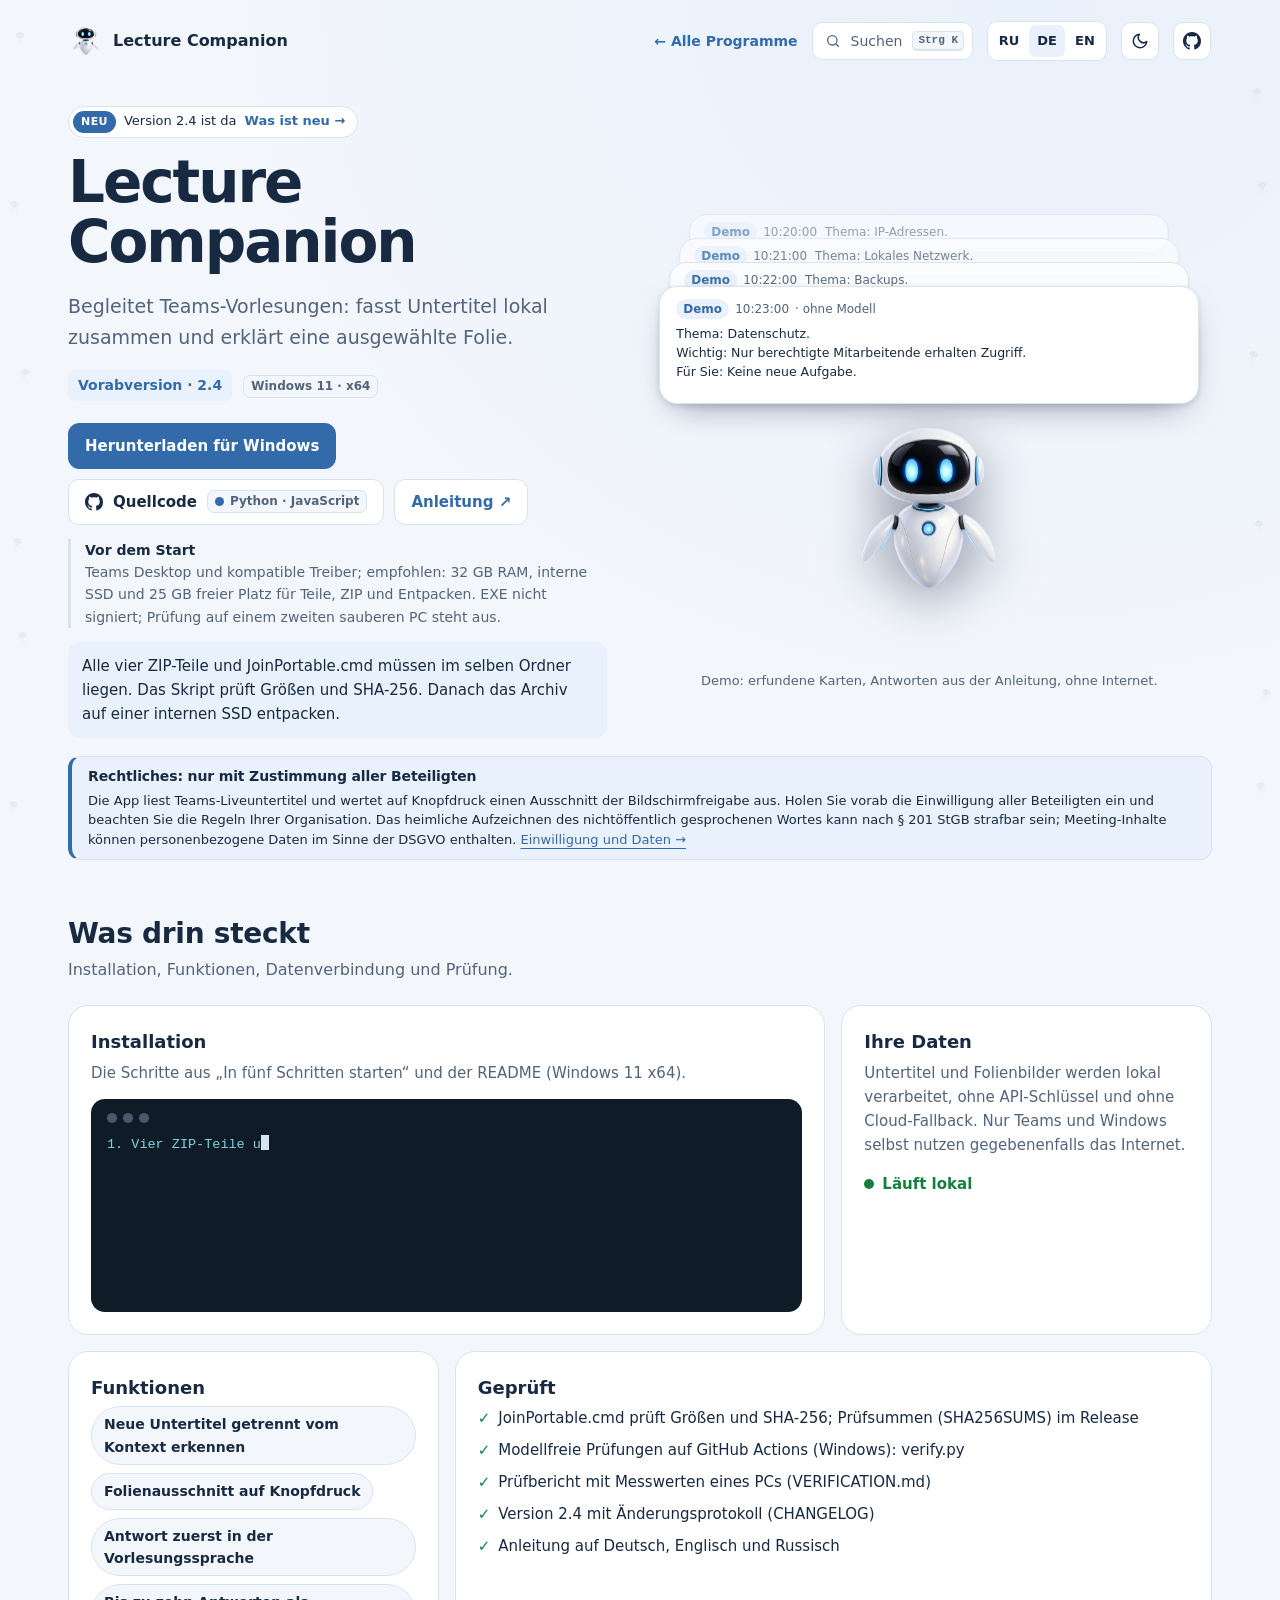
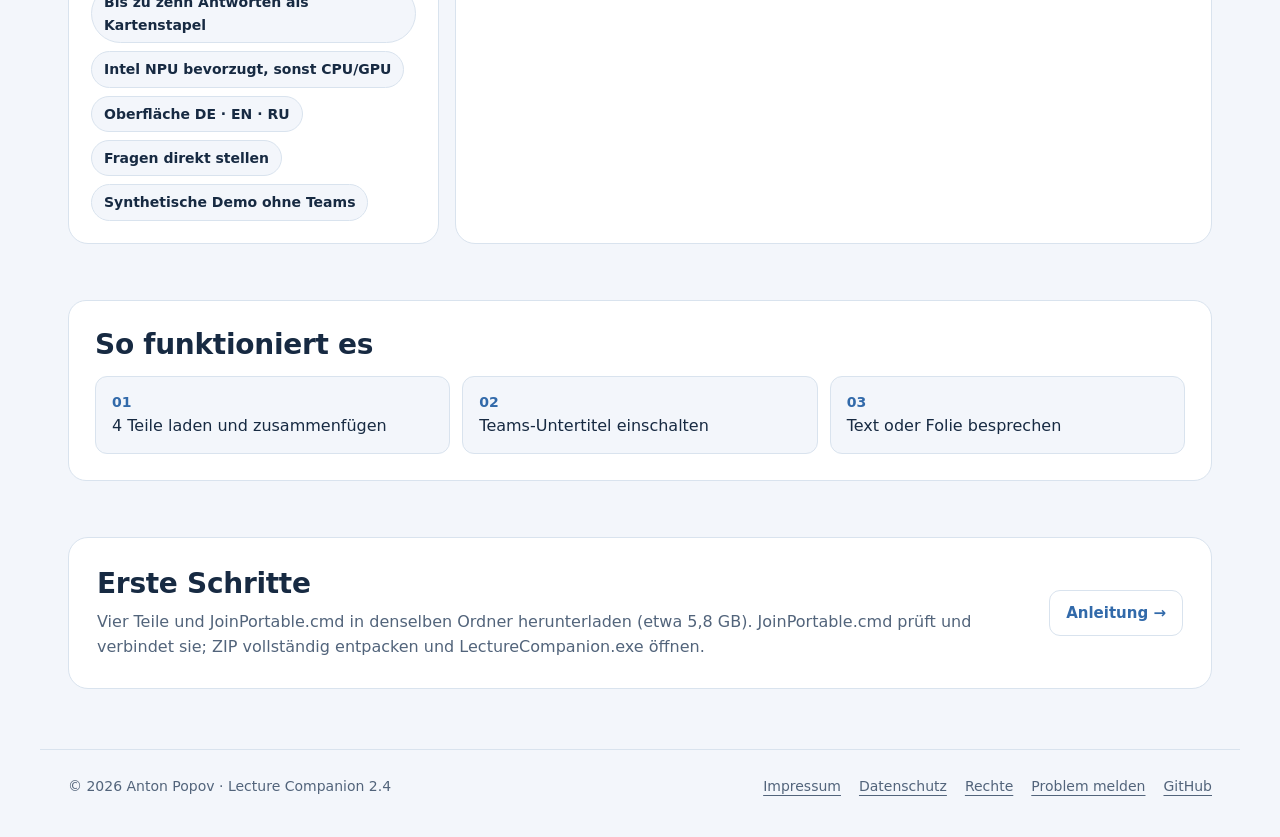
<file: index.html>
<!doctype html>
<html lang="de">
<head>
<meta charset="utf-8">
<meta name="viewport" content="width=device-width,initial-scale=1">
<meta name="color-scheme" content="light dark">
<meta name="description" content="Begleitet Teams-Vorlesungen: fasst Untertitel lokal zusammen und erklärt eine ausgewählte Folie.">
<title>Lecture Companion — Begleitet Teams-Vorlesungen: fasst Untertitel lokal zusammen und erklärt eine ausgewählte Folie</title>
<link rel="icon" href="presentation-icon.png">
<script src="assets/kit/kit-theme.js"></script><link rel="stylesheet" href="assets/kit/kit.css?v=2026.11.16-1"><script src="assets/kit/programs.js?v=2026.11.16-1" defer></script><script src="assets/kit/kit.js?v=2026.11.16-1" defer></script>
<link rel="stylesheet" href="presentation.css?v=2026.11.16-1">
<link rel="stylesheet" href="assets/robot.css?v=r8">
<script src="assets/robot.js?v=r7" defer></script>
</head>
<body class="ppk-page">
<a class="ppk-skip" href="#main">Zum Inhalt</a>
<div class="ppk-nav-wrap" id="ppk-nav-wrap">
  <nav class="ppk-nav" aria-label="Hauptnavigation">
    <a class="ppk-brand" href="index.html"><img src="presentation-icon.png" alt="" width="34" height="34"><span>Lecture Companion</span></a>
    <span class="ppk-spacer"></span>
    <a class="ppk-back" href="https://popovantondev.github.io/popovantondev/index.html">← Alle Programme</a>
    <button class="ppk-search-btn" type="button" data-ppk-open-search aria-label="Programme durchsuchen"><span>Suchen</span><kbd>Strg K</kbd></button>
    <div class="ppk-langs"><a href="index-ru.html" lang="ru" hreflang="ru">RU</a><a href="index.html" lang="de" hreflang="de" aria-current="page">DE</a><a href="index-en.html" lang="en" hreflang="en">EN</a></div>
    <button class="ppk-icon-btn ppk-theme-btn" type="button" data-ppk-theme aria-label="Farbschema wechseln"></button>
    <a class="ppk-icon-btn ppk-gh-btn" href="https://github.com/popovantondev/LectureCompanion" aria-label="GitHub"></a>
  </nav>
</div>
<main class="ppk-shell" id="main">
<div class="ppk-hero">
<div>
<a class="ppk-pill" href="https://github.com/popovantondev/LectureCompanion/releases/tag/v2.4"><span class="ppk-new">NEU</span><span>Version 2.4 ist da</span> <span class="ppk-more">Was ist neu →</span></a>
<h1>Lecture Companion</h1>
<p class="ppk-lead">Begleitet Teams-Vorlesungen: fasst Untertitel lokal zusammen und erklärt eine ausgewählte Folie.</p>
<span class="ppk-status">Vorabversion · 2.4</span> <span class="ppk-chip ppk-meta-chip">Windows 11 · x64</span>
<div class="ppk-actions">
<a class="ppk-btn ppk-btn-primary" href="https://github.com/popovantondev/LectureCompanion/releases/tag/v2.4">Herunterladen für Windows</a>
<a class="ppk-btn ppk-btn-gh" href="https://github.com/popovantondev/LectureCompanion">Quellcode <span class="ppk-chip"><i class="ppk-dot"></i>Python · JavaScript</span></a>
<a class="ppk-btn" href="Guide-de.html">Anleitung ↗</a>
</div>
<p class="ppk-requirements"><strong>Vor dem Start</strong>Teams Desktop und kompatible Treiber; empfohlen: 32 GB RAM, interne SSD und 25 GB freier Platz für Teile, ZIP und Entpacken. EXE nicht signiert; Prüfung auf einem zweiten sauberen PC steht aus.</p>
<p class="ppk-notice">Alle vier ZIP-Teile und JoinPortable.cmd müssen im selben Ordner liegen. Das Skript prüft Größen und SHA-256. Danach das Archiv auf einer internen SSD entpacken.</p>
</div>
<figure class="robot-preview">
<div class="robot-stage robot-dock" data-robot data-robot-mode="dock" data-guide="Guide-de.html" data-demo-tag="Demo" data-demo-meta="ohne Modell">
<div class="robot-stack" role="group" aria-label="Demo-Antworten des Roboters (erfunden)">
<article class="robot-demo-card is-back" style="--d:3"><p class="robot-meta"><span class="robot-tag">Demo</span><span>10:20:00</span><span class="robot-meta-extra"> · ohne Modell</span></p><p class="robot-text">Thema: IP-Adressen.</p></article>
<article class="robot-demo-card is-back" style="--d:2"><p class="robot-meta"><span class="robot-tag">Demo</span><span>10:21:00</span><span class="robot-meta-extra"> · ohne Modell</span></p><p class="robot-text">Thema: Lokales Netzwerk.</p></article>
<article class="robot-demo-card is-back" style="--d:1"><p class="robot-meta"><span class="robot-tag">Demo</span><span>10:22:00</span><span class="robot-meta-extra"> · ohne Modell</span></p><p class="robot-text">Thema: Backups.</p></article>
<article class="robot-demo-card"><p class="robot-meta"><span class="robot-tag">Demo</span><span>10:23:00</span><span class="robot-meta-extra"> · ohne Modell</span></p><p class="robot-text">Thema: Datenschutz. <br>Wichtig: Nur berechtigte Mitarbeitende erhalten Zugriff. <br>Für Sie: Keine neue Aufgabe.</p></article>
</div>
<img src="assets/robot-companion.webp" width="540" height="591" alt="Roboter von Lecture Companion" decoding="async" fetchpriority="high">
</div>
<figcaption>Demo: erfundene Karten, Antworten aus der Anleitung, ohne Internet.</figcaption>
</figure>
</div>

<aside class="ppk-legal ppk-section" id="rechtliches" aria-labelledby="legal-title">
<h2 id="legal-title">Rechtliches: nur mit Zustimmung aller Beteiligten</h2>
<p>Die App liest Teams-Liveuntertitel und wertet auf Knopfdruck einen Ausschnitt der Bildschirmfreigabe aus. Holen Sie vorab die Einwilligung aller Beteiligten ein und beachten Sie die Regeln Ihrer Organisation. Das heimliche Aufzeichnen des nichtöffentlich gesprochenen Wortes kann nach § 201 StGB strafbar sein; Meeting-Inhalte können personenbezogene Daten im Sinne der DSGVO enthalten. <a href="Guide-de.html#rechtliches">Einwilligung und Daten →</a></p>
</aside>

<section class="ppk-bento-section ppk-section ppk-reveal">
<h2>Was drin steckt</h2>
<p class="ppk-sub">Installation, Funktionen, Datenverbindung und Prüfung.</p>
<div class="ppk-bento">
<div class="ppk-tile ppk-wide"><h3>Installation</h3><p>Die Schritte aus „In fünf Schritten starten“ und der README (Windows 11 x64).</p><div class="ppk-term" role="group" aria-label="Installation"><div class="ppk-term-bar"><i></i><i></i><i></i></div><div class="ppk-term-out"><div class="ppk-ps">1. Vier ZIP-Teile und JoinPortable.cmd von der Release-Seite in einen Ordner laden (ca. 5,8 GB)</div><div class="ppk-ps">2. JoinPortable.cmd doppelklicken: prüft Größen und SHA-256, installiert nichts</div><div class="ppk-ps">3. Das erzeugte ZIP vollständig auf eine interne SSD entpacken</div><div class="ppk-ps">4. LectureCompanion.exe starten (der erste Start kann dauern)</div><div class="ppk-ok">5. In Teams die Liveuntertitel einschalten</div><div class="ppk-dim">   Ohne Teams ausprobieren: LectureCompanionDemo.exe</div></div></div></div>
<div class="ppk-tile"><h3>Ihre Daten</h3><p>Untertitel und Folienbilder werden lokal verarbeitet, ohne API-Schlüssel und ohne Cloud-Fallback. Nur Teams und Windows selbst nutzen gegebenenfalls das Internet.</p><span class="ppk-live">Läuft lokal</span></div>
<div class="ppk-tile"><h3>Funktionen</h3><div class="ppk-chips"><span>Neue Untertitel getrennt vom Kontext erkennen</span><span>Folienausschnitt auf Knopfdruck</span><span>Antwort zuerst in der Vorlesungssprache</span><span>Bis zu zehn Antworten als Kartenstapel</span><span>Intel NPU bevorzugt, sonst CPU/GPU</span><span>Oberfläche DE · EN · RU</span><span>Fragen direkt stellen</span><span>Synthetische Demo ohne Teams</span></div></div>
<div class="ppk-tile ppk-wide"><h3>Geprüft</h3><ul class="ppk-checks"><li>JoinPortable.cmd prüft Größen und SHA-256; Prüfsummen (SHA256SUMS) im Release</li><li>Modellfreie Prüfungen auf GitHub Actions (Windows): verify.py</li><li>Prüfbericht mit Messwerten eines PCs (VERIFICATION.md)</li><li>Version 2.4 mit Änderungsprotokoll (CHANGELOG)</li><li>Anleitung auf Deutsch, Englisch und Russisch</li></ul></div>
</div>
</section>

<section class="ppk-section ppk-process ppk-reveal" aria-labelledby="process-title">
<h2 id="process-title">So funktioniert es</h2>
<ol class="ppk-flow"><li>4 Teile laden und zusammenfügen</li><li>Teams-Untertitel einschalten</li><li>Text oder Folie besprechen</li></ol>
</section>

<section class="ppk-section ppk-start ppk-reveal">
<div><h2>Erste Schritte</h2><p>Vier Teile und JoinPortable.cmd in denselben Ordner herunterladen (etwa 5,8 GB). JoinPortable.cmd prüft und verbindet sie; ZIP vollständig entpacken und LectureCompanion.exe öffnen.</p></div>
<div class="ppk-actions"><a class="ppk-btn" href="Guide-de.html">Anleitung →</a></div>
</section>
</main>
<footer class="ppk-footer">
<span>© 2026 Anton Popov · Lecture Companion 2.4</span>
<nav aria-label="Rechtliches"><a href="https://popovantondev.github.io/popovantondev/impressum.html">Impressum</a><a href="https://popovantondev.github.io/popovantondev/datenschutz.html">Datenschutz</a><a href="https://github.com/popovantondev/LectureCompanion/blob/main/LICENSE">Rechte</a><a href="https://github.com/popovantondev/LectureCompanion/issues/new/choose">Problem melden</a><a href="https://github.com/popovantondev/LectureCompanion">GitHub</a></nav>
</footer>
</body>
</html>
</file>
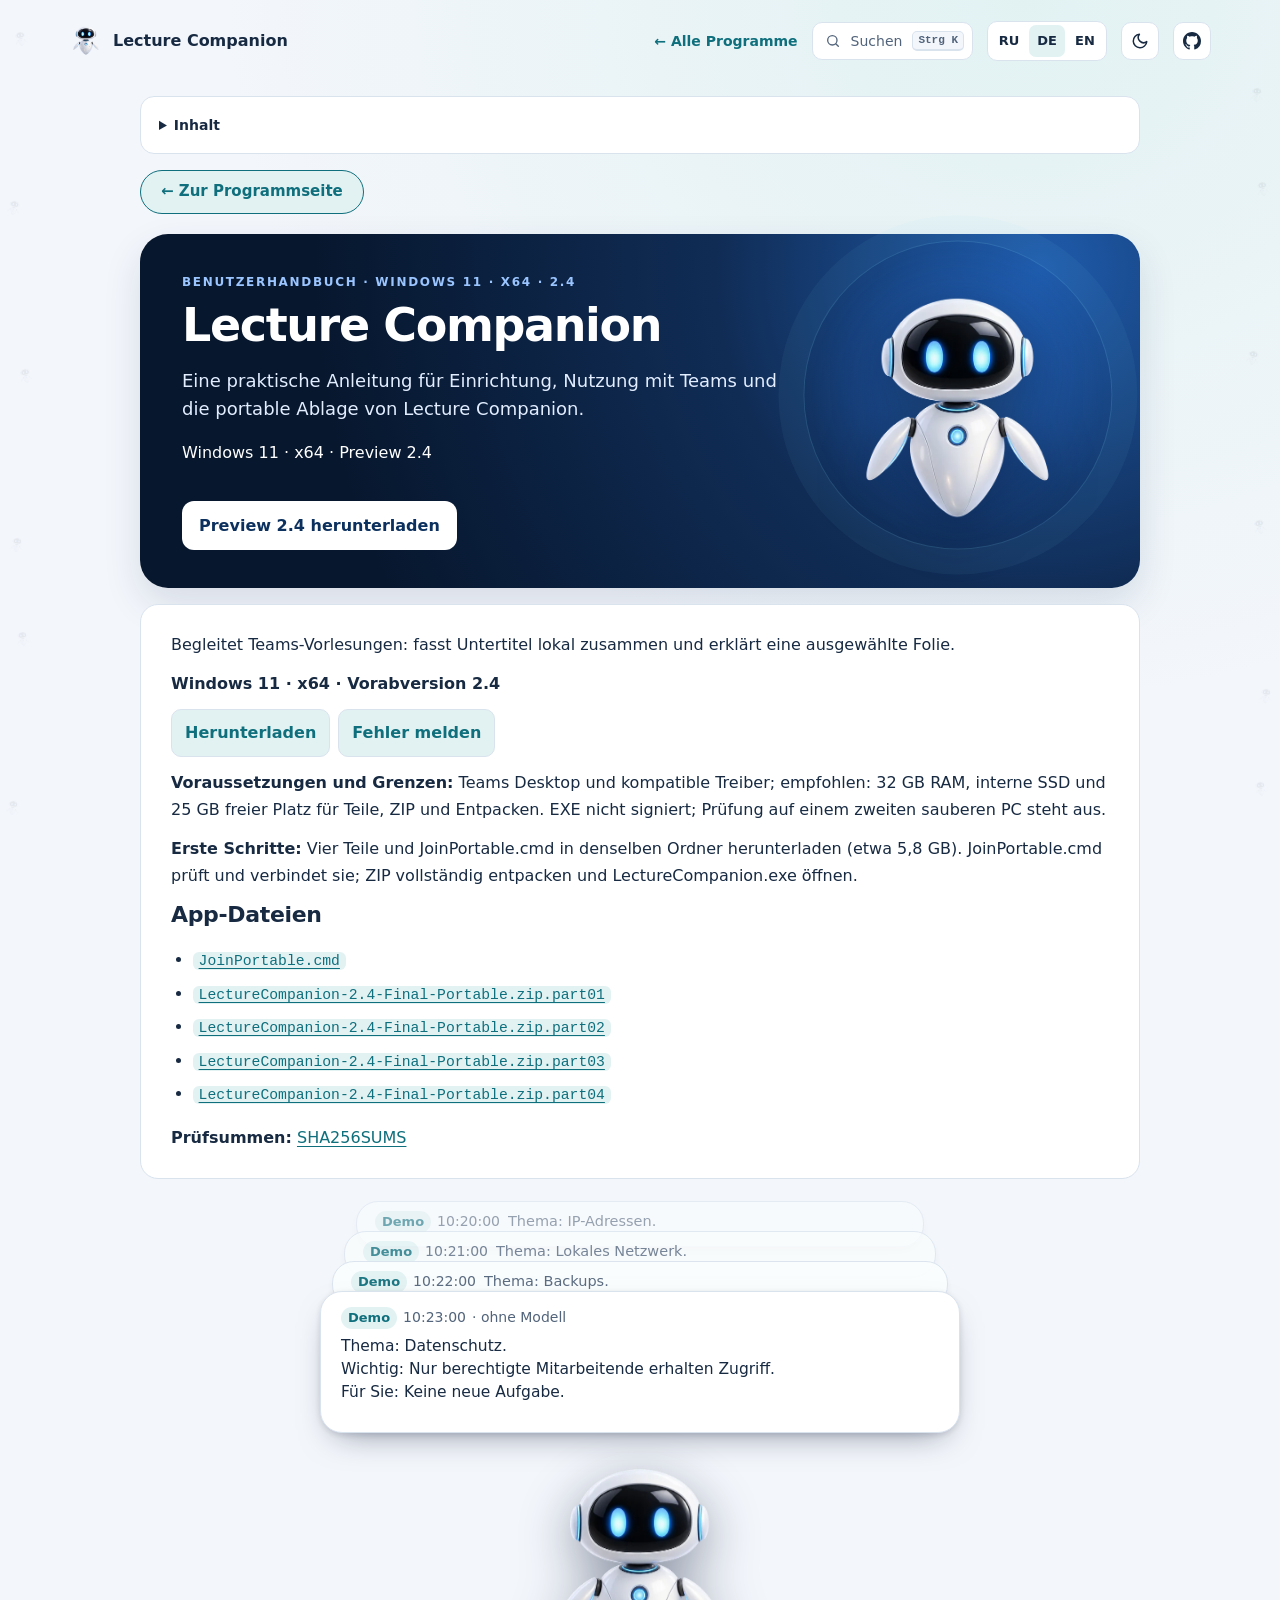
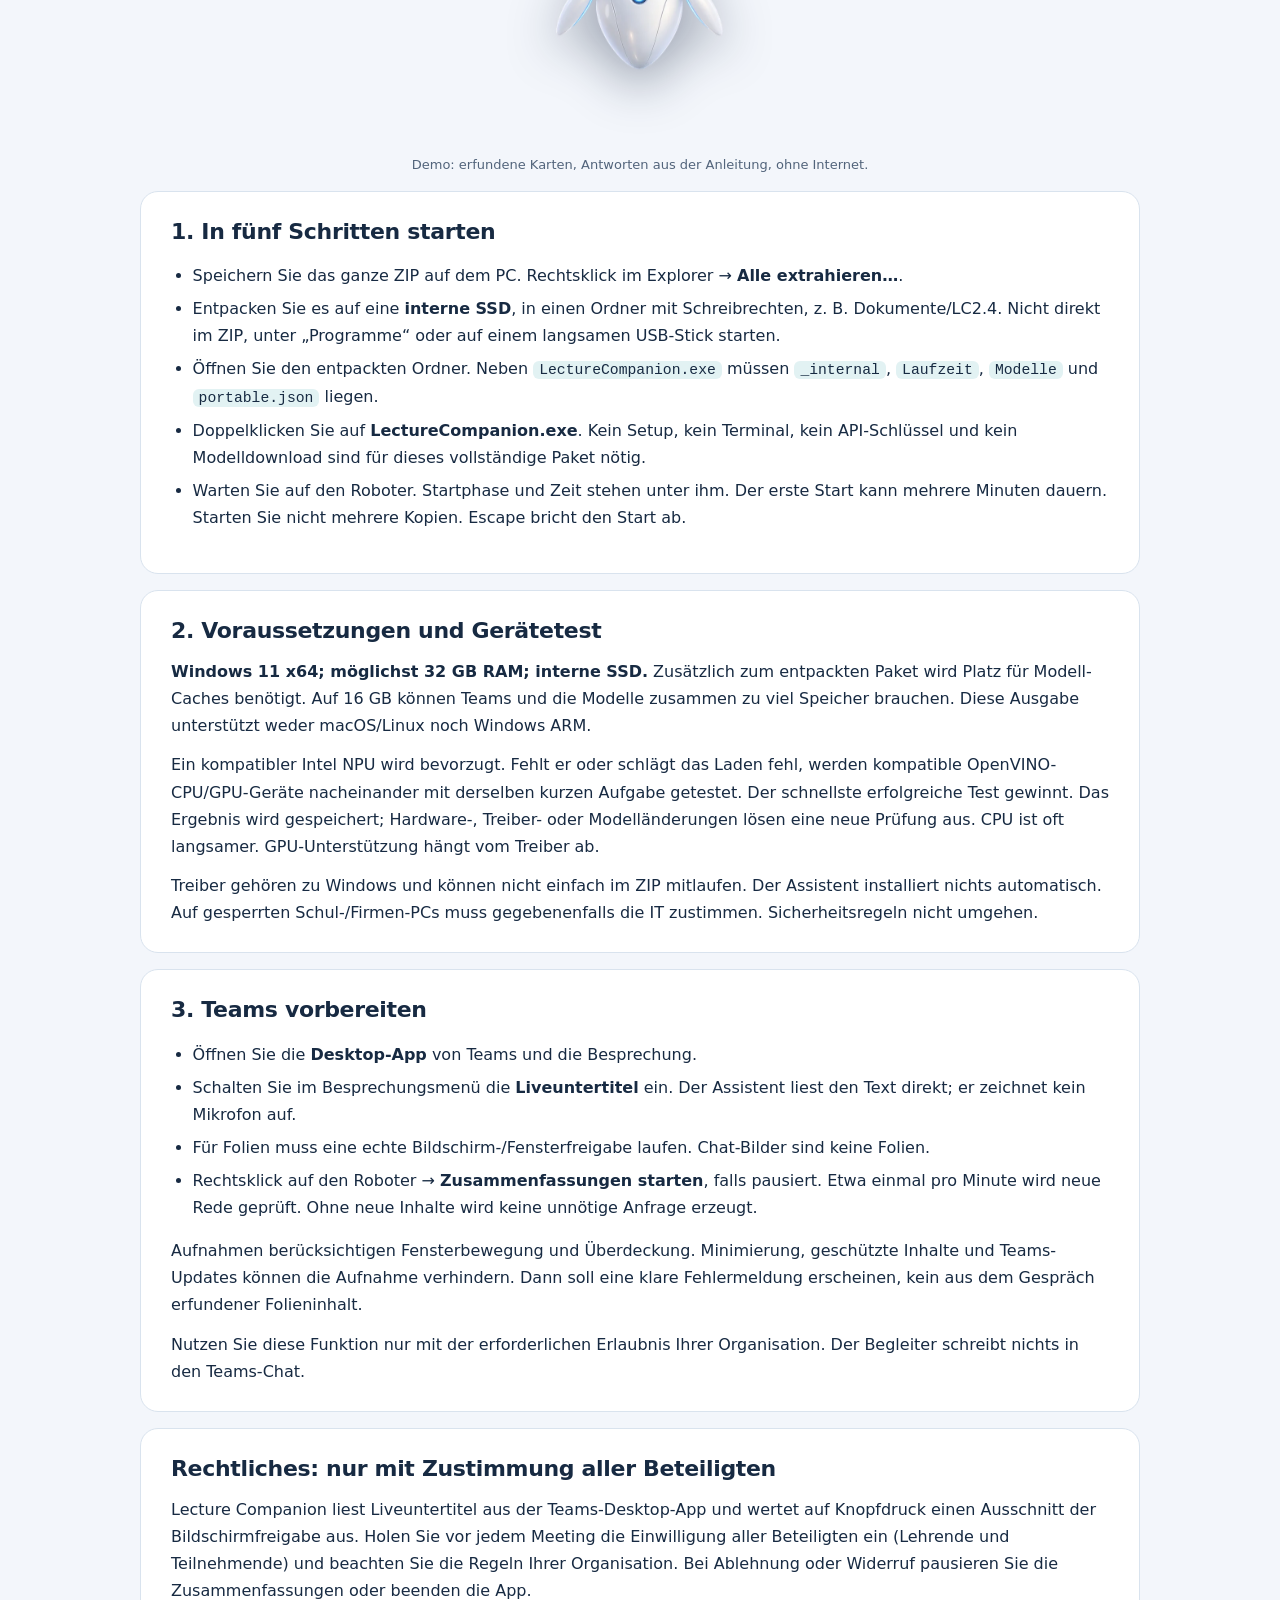
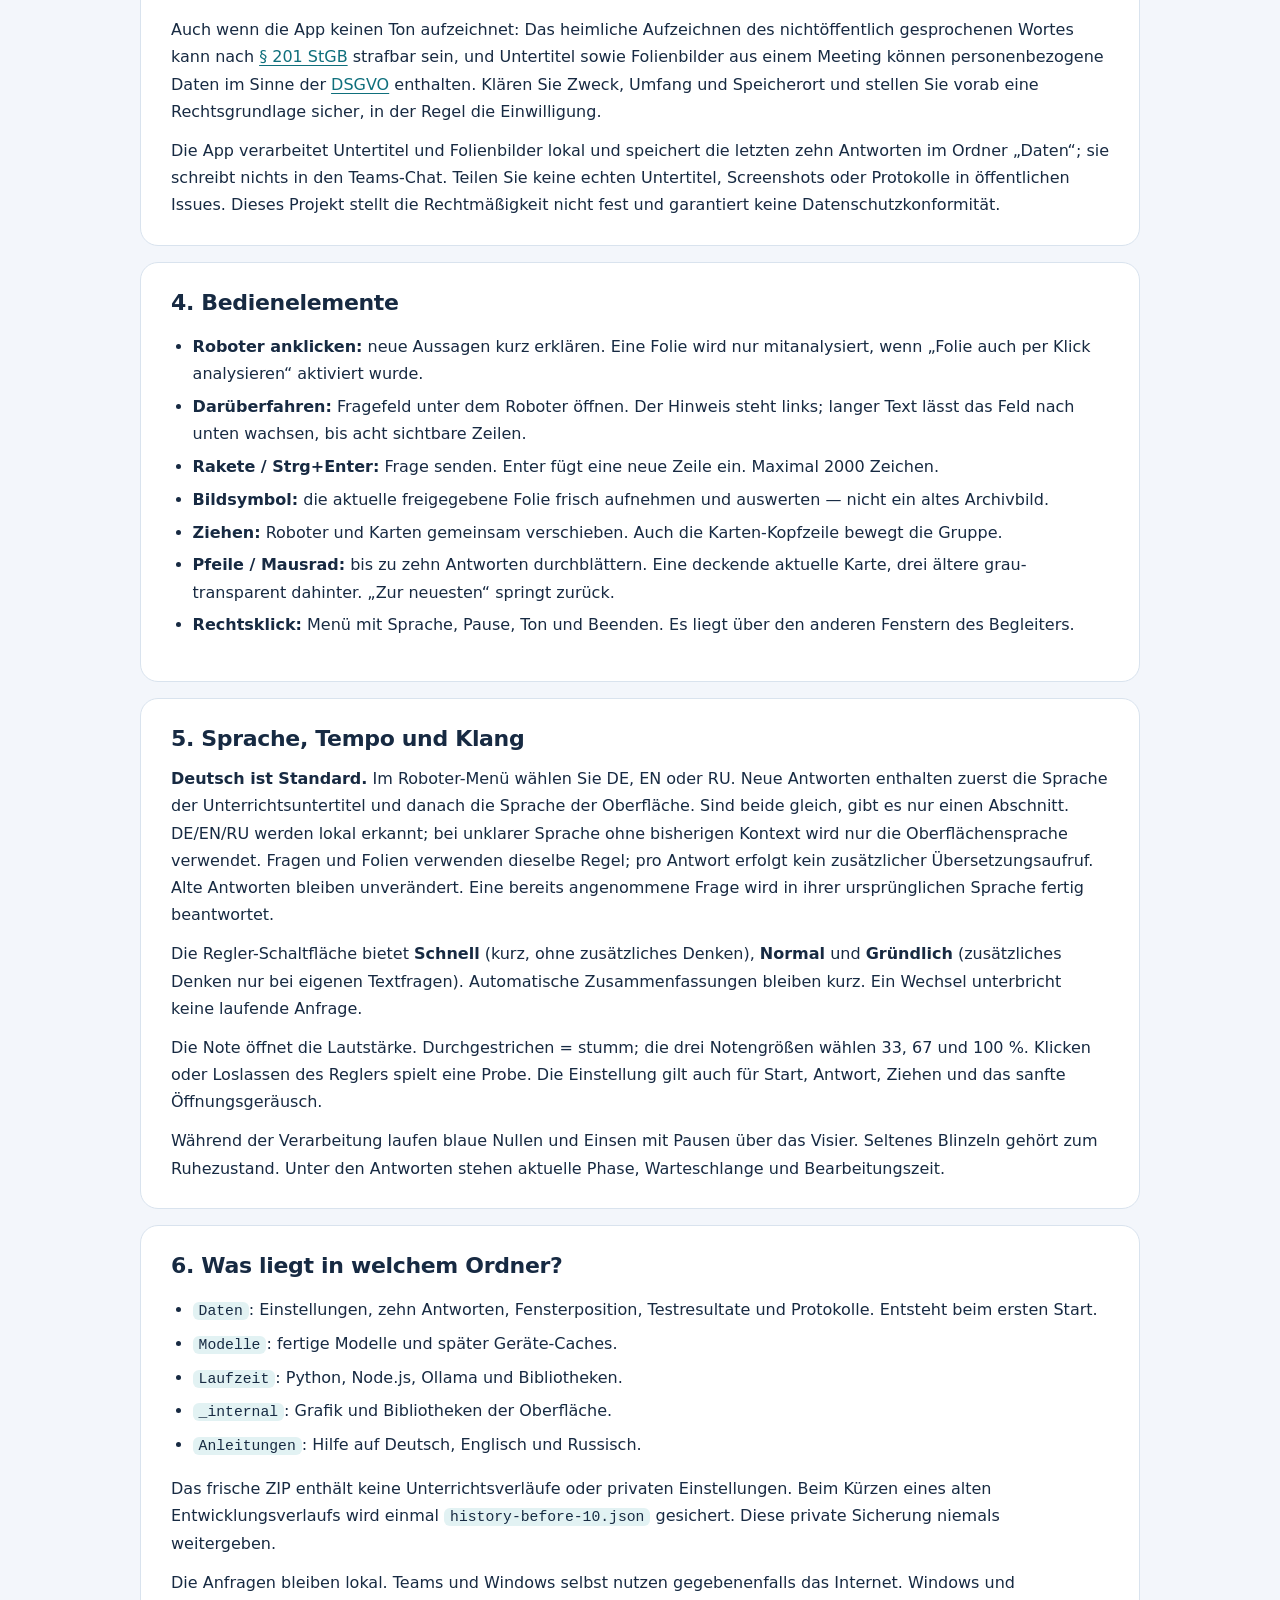
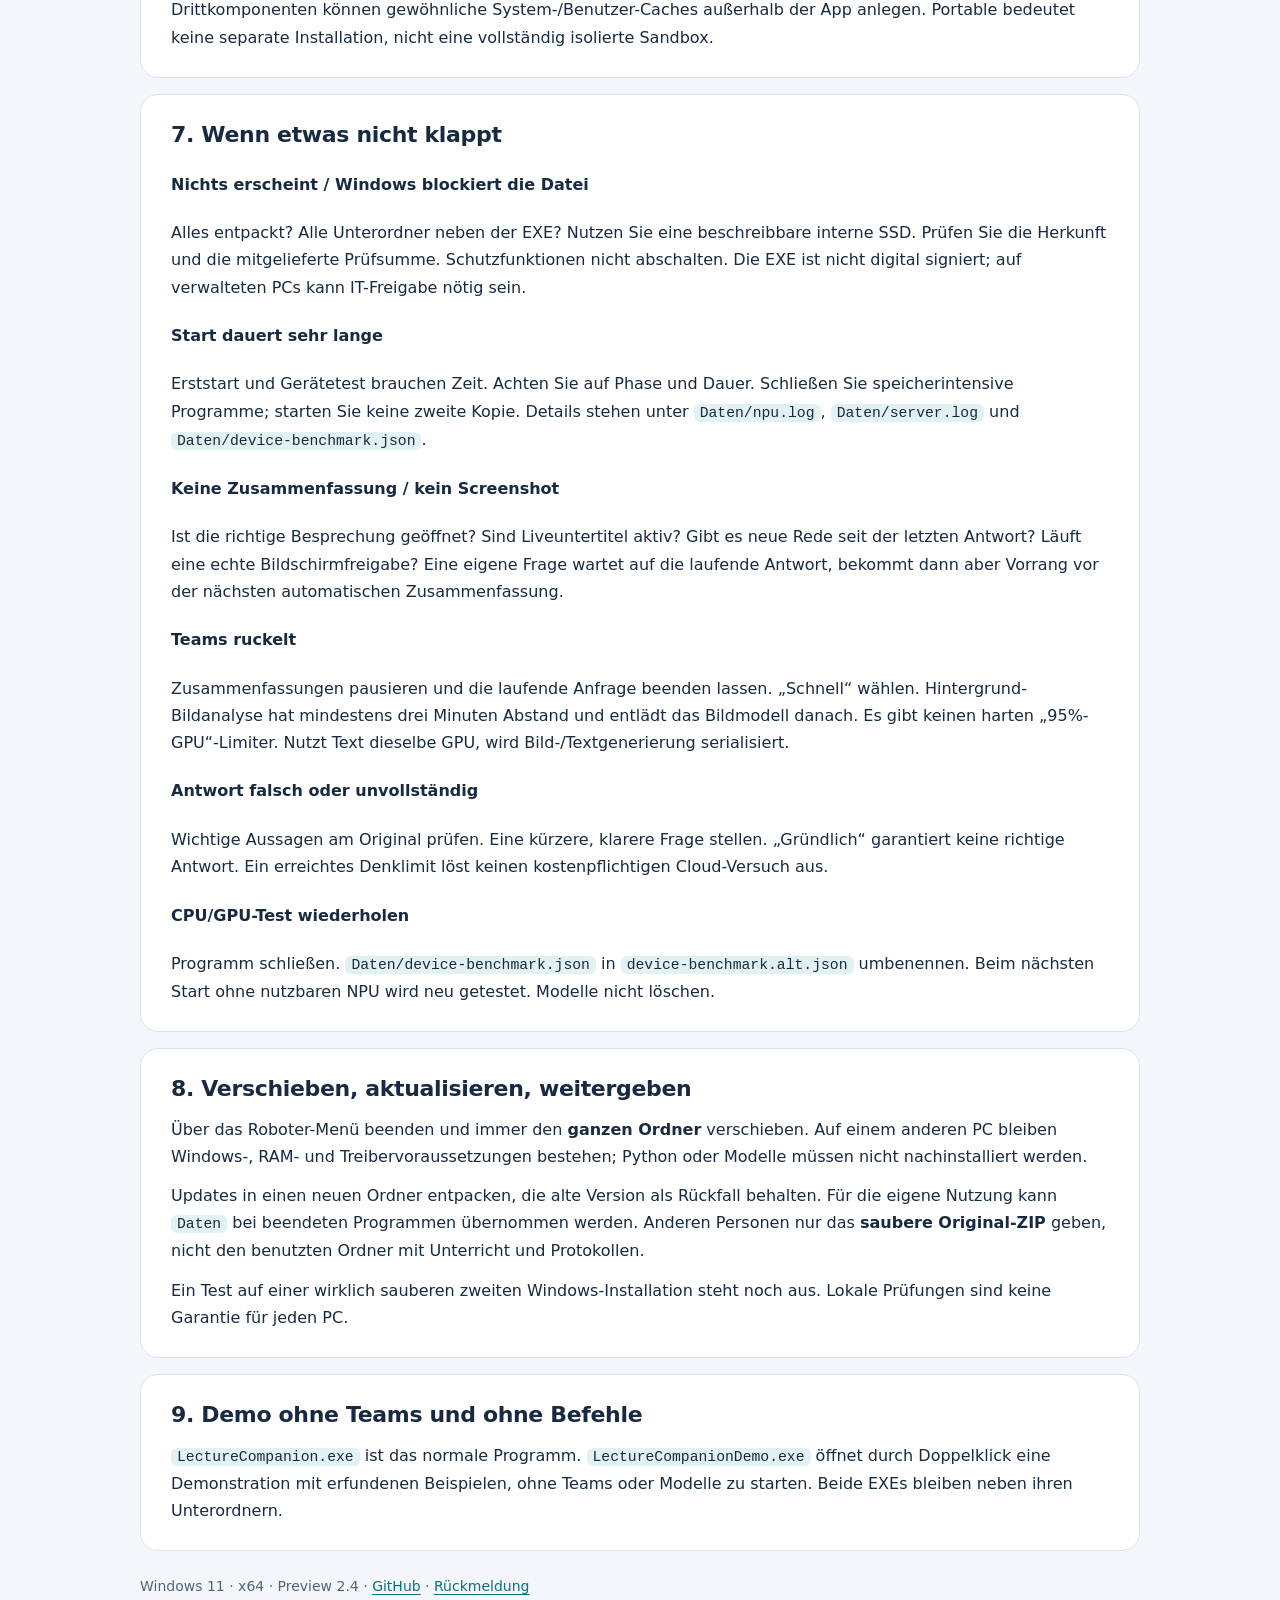
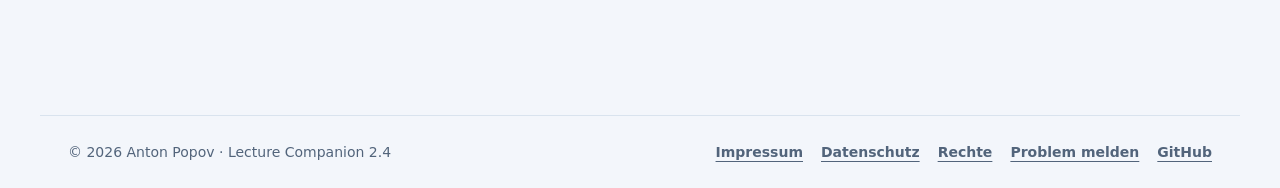
<file: Guide-de.html>
<!doctype html><html lang="de"><head><meta charset="utf-8"><meta name="viewport" content="width=device-width,initial-scale=1"><meta name="description" content="Eine praktische Anleitung für Einrichtung, Nutzung mit Teams und die portable Ablage von Lecture Companion."><title>Lecture Companion — Anleitung</title><style>:root{--ink:#14253d;--muted:#607087;--line:#dbe4f0;--blue:#1677ff;--panel:#fff;--canvas:#f3f6fb}
*{box-sizing:border-box}body{margin:0;background:var(--canvas);color:var(--ink);font:16px/1.72 -apple-system,BlinkMacSystemFont,"Segoe UI",sans-serif}a{color:#075dd1;text-decoration-thickness:1px;text-underline-offset:3px}a:hover{color:#003c91}.shell{width:min(100% - 36px,1000px);margin:0 auto;padding:24px 0 56px}.top{display:flex;align-items:center;justify-content:space-between;gap:18px;margin-bottom:20px}.brand{display:flex;align-items:center;gap:10px;color:var(--ink);font-weight:750;text-decoration:none}.brand img{width:38px;height:38px;object-fit:contain}nav{display:flex;gap:8px;flex-wrap:wrap}nav a{padding:7px 12px;border:1px solid var(--line);border-radius:999px;background:#fff;color:#34445b;text-decoration:none;font-size:14px;font-weight:650}nav a[aria-current=page]{background:#e6f0ff;border-color:#b8d3ff;color:#075dd1}.hero{display:grid;grid-template-columns:1fr 104px;gap:24px;align-items:center;padding:38px 42px;border-radius:28px;background:radial-gradient(circle at 90% 10%,#1f5cad 0,#102c55 34%,#07172e 76%);color:#fff;box-shadow:0 16px 38px #0b2b551f}.kicker{margin:0 0 8px;color:#9bc5ff;font-size:12px;letter-spacing:.14em;font-weight:750}h1{margin:0;font-size:clamp(30px,5vw,46px);line-height:1.12;letter-spacing:-.03em}.lead{max-width:720px;margin:15px 0 0;color:#e2edff;font-size:18px;line-height:1.55}.hero img{width:104px;height:104px;object-fit:contain;filter:drop-shadow(0 8px 16px #0005)}.button{display:inline-block;margin-top:19px;padding:10px 16px;border:1px solid #ffffff5c;border-radius:12px;background:#fff;color:#0c315e;font-weight:700;text-decoration:none}.overview,.topic{margin:16px 0;padding:26px 30px;background:var(--panel);border:1px solid var(--line);border-radius:18px;box-shadow:0 5px 16px #0b2b5507}.overview p:first-child{margin-top:0}.overview img{display:block;max-width:100%;height:auto;margin:16px auto;border:1px solid var(--line);border-radius:12px}.topic h2{margin:0 0 12px;font-size:22px;line-height:1.3;letter-spacing:-.015em}.topic p{margin:0 0 12px}.topic p:last-child{margin-bottom:0}.topic ul,.topic ol{padding-left:1.35em}.topic li{margin:.35em 0}.topic table{display:block;max-width:100%;overflow-x:auto;border-collapse:collapse}.topic th,.topic td{padding:8px 10px;border:1px solid var(--line);text-align:left}.topic th{background:#eef4fc}.topic pre{max-width:100%;overflow:auto;padding:16px;border-radius:12px;background:#0b1b31;color:#e5efff}.topic code{padding:.12em .35em;border-radius:5px;background:#edf2f8}.topic pre code{padding:0;background:transparent;color:inherit}.topic blockquote{margin:12px 0;padding:4px 16px;border-left:3px solid #8bbaff;color:var(--muted)}footer{margin-top:24px;padding:20px 10px;color:var(--muted);text-align:center;font-size:14px}@media(max-width:620px){.shell{width:min(100% - 22px,1000px);padding-top:12px}.top{align-items:flex-start;flex-direction:column}.hero{grid-template-columns:1fr 66px;padding:26px 22px;border-radius:20px;gap:12px}.hero img{width:66px;height:66px}.lead{font-size:16px}.overview,.topic{padding:21px 19px}}@media print{body{background:#fff}.shell{width:100%;padding:0}.top nav,.button{break-inside:avoid}.hero,.topic,.overview{box-shadow:none}.topic{break-inside:avoid}}.guide-screenshot{margin:8px auto 0;max-width:800px;text-align:center}.guide-screenshot img{max-height:570px;object-fit:contain}.guide-screenshot figcaption{margin-top:6px;color:var(--muted);font-size:14px}
/* Use the application's real artwork in the guide header. */
.brand-mark{display:grid;flex:none;width:38px;height:38px;place-items:center;overflow:hidden;border-radius:10px;background:#ffffff18}
.brand-mark img{display:block;width:100%;height:100%;padding:2px;object-fit:contain}
.brand-mark-large{display:grid;box-sizing:border-box;width:104px;height:104px;padding:8px;place-items:center;overflow:hidden;border:1px solid #ffffff48;border-radius:24px;background:#ffffff12;font-size:0}
.brand-mark-large img{display:block;width:100%;height:100%;object-fit:contain}
.brand-mark-large.preview-art img{padding:0;object-fit:cover}
@media(max-width:620px){.brand-mark-large{width:66px;height:66px;padding:5px;border-radius:18px}}

/* Let the app artwork stand on its own without an extra tile. */
.brand-mark,
.brand-mark-large,
.brand-mark-large.preview-art {
  padding: 0;
  border: 0;
  border-radius: 0;
  background: transparent;
  box-shadow: none;
}
.brand-mark img,
.brand-mark-large img,
.brand-mark-large.preview-art img {
  padding: 0;
  border: 0;
  border-radius: 0;
  background: transparent;
  box-shadow: none;
}
.release-summary code{overflow-wrap:anywhere}.release-actions{display:flex;gap:8px;flex-wrap:wrap}.release-link{display:inline-block;padding:9px 13px;border:1px solid #bdd1ed;border-radius:10px;background:#edf4ff;color:#0753ad;font-weight:650;text-decoration:none}.release-link:focus-visible{outline:3px solid #1677ff;outline-offset:3px}
</style><!-- ppk-head:start --><meta name="color-scheme" content="light dark"><link rel="icon" href="presentation-icon.png"><script src="assets/kit/kit-theme.js"></script><link rel="stylesheet" href="assets/kit/kit.css?v=2026.11.16-1"><script src="assets/kit/programs.js?v=2026.11.16-1" defer></script><script src="assets/kit/kit.js?v=2026.11.16-1" defer></script><link rel="stylesheet" href="guide-kit.css?v=2026.11.16-1-faa9ca0f"><!-- ppk-head:end --></head><body class="ppk-page ppk-prose">
<!-- ppk-nav:start --><a class="ppk-skip" href="#main-content">Zum Inhalt</a>
<div class="ppk-nav-wrap" id="ppk-nav-wrap">
  <nav class="ppk-nav" aria-label="Hauptnavigation">
    <a class="ppk-brand" href="index.html"><img src="presentation-icon.png" alt="" width="34" height="34"><span>Lecture Companion</span></a>
    <span class="ppk-spacer"></span>
    <a class="ppk-back" href="https://popovantondev.github.io/popovantondev/index.html">← Alle Programme</a>
    <button class="ppk-search-btn" type="button" data-ppk-open-search aria-label="Programme durchsuchen"><span>Suchen</span><kbd>Strg K</kbd></button>
    <div class="ppk-langs"><a href="Guide-ru.html" lang="ru" hreflang="ru">RU</a><a href="Guide-de.html" lang="de" hreflang="de" aria-current="page">DE</a><a href="Guide-en.html" lang="en" hreflang="en">EN</a></div>
    <button class="ppk-icon-btn ppk-theme-btn" type="button" data-ppk-theme aria-label="Farbschema wechseln"></button>
    <a class="ppk-icon-btn ppk-gh-btn" href="https://github.com/popovantondev/LectureCompanion" aria-label="GitHub"></a>
  </nav>
</div><!-- ppk-nav:end -->
<div class="shell"><aside class="guide-tools"><details><summary>Inhalt</summary><ol><li><a href="#in-funf-schritten-starten">1. In fünf Schritten starten</a></li><li><a href="#voraussetzungen-und-geratetest">2. Voraussetzungen und Gerätetest</a></li><li><a href="#teams-vorbereiten">3. Teams vorbereiten</a></li><li><a href="#rechtliches">Rechtliches: nur mit Zustimmung aller Beteiligten</a></li><li><a href="#bedienelemente">4. Bedienelemente</a></li><li><a href="#sprache-tempo-und-klang">5. Sprache, Tempo und Klang</a></li><li><a href="#was-liegt-in-welchem-ordner">6. Was liegt in welchem Ordner?</a></li><li><a href="#wenn-etwas-nicht-klappt">7. Wenn etwas nicht klappt</a></li><li><a href="#verschieben-aktualisieren-weitergeben">8. Verschieben, aktualisieren, weitergeben</a></li><li><a href="#demo-ohne-teams-und-ohne-befehle">9. Demo ohne Teams und ohne Befehle</a></li></ol></details></aside>
<main id="main-content">
<!-- ppk-guide-home:start --><p class="guide-home"><a class="guide-home-link" href="index.html">← Zur Programmseite</a></p><!-- ppk-guide-home:end -->
<link rel="stylesheet" href="assets/robot.css?v=r8"><section class="hero robot-hero"><div><p class="kicker">BENUTZERHANDBUCH · WINDOWS 11 · X64 · 2.4</p><h1>Lecture Companion</h1><p class="lead">Eine praktische Anleitung für Einrichtung, Nutzung mit Teams und die portable Ablage von Lecture Companion.</p><p class="meta">Windows 11 · x64 · Preview 2.4</p><a class="button" href="https://github.com/popovantondev/LectureCompanion/releases/tag/v2.4">Preview 2.4 herunterladen</a></div><div class="robot-stage" data-robot data-guide="Guide-de.html"><img src="assets/robot-companion.webp" width="540" height="591" alt="Roboter von Lecture Companion" decoding="async"></div></section><script src="assets/robot.js?v=r7" defer></script>
<!-- public-release:start -->
<section class="topic release-summary" aria-label="Erste Schritte">
<p>Begleitet Teams-Vorlesungen: fasst Untertitel lokal zusammen und erklärt eine ausgewählte Folie.</p>
<p><strong>Windows 11 · x64 · Vorabversion 2.4</strong></p>
<p class="release-actions"><a class="release-link" href="https://github.com/popovantondev/LectureCompanion/releases/tag/v2.4">Herunterladen</a> <a class="release-link" href="https://github.com/popovantondev/LectureCompanion/issues/new/choose">Fehler melden</a></p>
<p><strong>Voraussetzungen und Grenzen:</strong> Teams Desktop und kompatible Treiber; empfohlen: 32 GB RAM, interne SSD und 25 GB freier Platz für Teile, ZIP und Entpacken. EXE nicht signiert; Prüfung auf einem zweiten sauberen PC steht aus.</p>
<p><strong>Erste Schritte:</strong> Vier Teile und JoinPortable.cmd in denselben Ordner herunterladen (etwa 5,8 GB). JoinPortable.cmd prüft und verbindet sie; ZIP vollständig entpacken und LectureCompanion.exe öffnen.</p>
<h2>App-Dateien</h2>
<ul>
<li><a href="https://github.com/popovantondev/LectureCompanion/releases/download/v2.4/JoinPortable.cmd"><code>JoinPortable.cmd</code></a></li>
<li><a href="https://github.com/popovantondev/LectureCompanion/releases/download/v2.4/LectureCompanion-2.4-Final-Portable.zip.part01"><code>LectureCompanion-2.4-Final-Portable.zip.part01</code></a></li>
<li><a href="https://github.com/popovantondev/LectureCompanion/releases/download/v2.4/LectureCompanion-2.4-Final-Portable.zip.part02"><code>LectureCompanion-2.4-Final-Portable.zip.part02</code></a></li>
<li><a href="https://github.com/popovantondev/LectureCompanion/releases/download/v2.4/LectureCompanion-2.4-Final-Portable.zip.part03"><code>LectureCompanion-2.4-Final-Portable.zip.part03</code></a></li>
<li><a href="https://github.com/popovantondev/LectureCompanion/releases/download/v2.4/LectureCompanion-2.4-Final-Portable.zip.part04"><code>LectureCompanion-2.4-Final-Portable.zip.part04</code></a></li>
</ul>
<p><strong>Prüfsummen:</strong> <a href="https://github.com/popovantondev/LectureCompanion/releases/download/v2.4/SHA256SUMS">SHA256SUMS</a></p>
</section>
<!-- public-release:end -->
<figure class="robot-preview robot-wide">
<div class="robot-stage robot-dock" data-robot data-robot-mode="dock" data-guide="Guide-de.html" data-demo-tag="Demo" data-demo-meta="ohne Modell">
<div class="robot-stack" role="group" aria-label="Demo-Antworten des Roboters (erfunden)">
<article class="robot-demo-card is-back" style="--d:3"><p class="robot-meta"><span class="robot-tag">Demo</span><span>10:20:00</span><span class="robot-meta-extra"> · ohne Modell</span></p><p class="robot-text">Thema: IP-Adressen.</p></article>
<article class="robot-demo-card is-back" style="--d:2"><p class="robot-meta"><span class="robot-tag">Demo</span><span>10:21:00</span><span class="robot-meta-extra"> · ohne Modell</span></p><p class="robot-text">Thema: Lokales Netzwerk.</p></article>
<article class="robot-demo-card is-back" style="--d:1"><p class="robot-meta"><span class="robot-tag">Demo</span><span>10:22:00</span><span class="robot-meta-extra"> · ohne Modell</span></p><p class="robot-text">Thema: Backups.</p></article>
<article class="robot-demo-card"><p class="robot-meta"><span class="robot-tag">Demo</span><span>10:23:00</span><span class="robot-meta-extra"> · ohne Modell</span></p><p class="robot-text">Thema: Datenschutz. <br>Wichtig: Nur berechtigte Mitarbeitende erhalten Zugriff. <br>Für Sie: Keine neue Aufgabe.</p></article>
</div>
<img src="assets/robot-companion.webp" width="540" height="591" alt="Roboter von Lecture Companion" decoding="async" loading="lazy">
</div>
<figcaption>Demo: erfundene Karten, Antworten aus der Anleitung, ohne Internet.</figcaption>
</figure><section class="topic"><h2 id="in-funf-schritten-starten">1. In fünf Schritten starten</h2>
<ul>
<li><p>Speichern Sie das ganze ZIP auf dem PC. Rechtsklick im Explorer → <strong>Alle extrahieren…</strong>.</p>
</li>
<li><p>Entpacken Sie es auf eine <strong>interne SSD</strong>, in einen Ordner mit Schreibrechten, z. B. Dokumente/LC2.4. Nicht direkt im ZIP, unter „Programme“ oder auf einem langsamen USB-Stick starten.</p>
</li>
<li><p>Öffnen Sie den entpackten Ordner. Neben <code>LectureCompanion.exe</code> müssen <code>_internal</code>, <code>Laufzeit</code>, <code>Modelle</code> und <code>portable.json</code> liegen.</p>
</li>
<li><p>Doppelklicken Sie auf <strong>LectureCompanion.exe</strong>. Kein Setup, kein Terminal, kein API-Schlüssel und kein Modelldownload sind für dieses vollständige Paket nötig.</p>
</li>
<li><p>Warten Sie auf den Roboter. Startphase und Zeit stehen unter ihm. Der erste Start kann mehrere Minuten dauern. Starten Sie nicht mehrere Kopien. Escape bricht den Start ab.</p>
</li>
</ul>
</section><section class="topic"><h2 id="voraussetzungen-und-geratetest">2. Voraussetzungen und Gerätetest</h2>
<p><strong>Windows 11 x64; möglichst 32 GB RAM; interne SSD.</strong> Zusätzlich zum entpackten Paket wird Platz für Modell-Caches benötigt. Auf 16 GB können Teams und die Modelle zusammen zu viel Speicher brauchen. Diese Ausgabe unterstützt weder macOS/Linux noch Windows ARM.</p>
<p>Ein kompatibler Intel NPU wird bevorzugt. Fehlt er oder schlägt das Laden fehl, werden kompatible OpenVINO-CPU/GPU-Geräte nacheinander mit derselben kurzen Aufgabe getestet. Der schnellste erfolgreiche Test gewinnt. Das Ergebnis wird gespeichert; Hardware-, Treiber- oder Modelländerungen lösen eine neue Prüfung aus. CPU ist oft langsamer. GPU-Unterstützung hängt vom Treiber ab.</p>
<p>Treiber gehören zu Windows und können nicht einfach im ZIP mitlaufen. Der Assistent installiert nichts automatisch. Auf gesperrten Schul-/Firmen-PCs muss gegebenenfalls die IT zustimmen. Sicherheitsregeln nicht umgehen.</p>
</section><section class="topic"><h2 id="teams-vorbereiten">3. Teams vorbereiten</h2>
<ul>
<li><p>Öffnen Sie die <strong>Desktop-App</strong> von Teams und die Besprechung.</p>
</li>
<li><p>Schalten Sie im Besprechungsmenü die <strong>Liveuntertitel</strong> ein. Der Assistent liest den Text direkt; er zeichnet kein Mikrofon auf.</p>
</li>
<li><p>Für Folien muss eine echte Bildschirm-/Fensterfreigabe laufen. Chat-Bilder sind keine Folien.</p>
</li>
<li><p>Rechtsklick auf den Roboter → <strong>Zusammenfassungen starten</strong>, falls pausiert. Etwa einmal pro Minute wird neue Rede geprüft. Ohne neue Inhalte wird keine unnötige Anfrage erzeugt.</p>
</li>
</ul>
<p>Aufnahmen berücksichtigen Fensterbewegung und Überdeckung. Minimierung, geschützte Inhalte und Teams-Updates können die Aufnahme verhindern. Dann soll eine klare Fehlermeldung erscheinen, kein aus dem Gespräch erfundener Folieninhalt.</p>
<p>Nutzen Sie diese Funktion nur mit der erforderlichen Erlaubnis Ihrer Organisation. Der Begleiter schreibt nichts in den Teams-Chat.</p>
</section><section class="topic"><h2 id="rechtliches">Rechtliches: nur mit Zustimmung aller Beteiligten</h2>
<p>Lecture Companion liest Liveuntertitel aus der Teams-Desktop-App und wertet auf Knopfdruck einen Ausschnitt der Bildschirmfreigabe aus. Holen Sie vor jedem Meeting die Einwilligung aller Beteiligten ein (Lehrende und Teilnehmende) und beachten Sie die Regeln Ihrer Organisation. Bei Ablehnung oder Widerruf pausieren Sie die Zusammenfassungen oder beenden die App.</p>
<p>Auch wenn die App keinen Ton aufzeichnet: Das heimliche Aufzeichnen des nichtöffentlich gesprochenen Wortes kann nach <a href="https://www.gesetze-im-internet.de/stgb/__201.html">§ 201 StGB</a> strafbar sein, und Untertitel sowie Folienbilder aus einem Meeting können personenbezogene Daten im Sinne der <a href="https://www.edpb.europa.eu/sme/be-compliant/process-personal-data-lawfully_en">DSGVO</a> enthalten. Klären Sie Zweck, Umfang und Speicherort und stellen Sie vorab eine Rechtsgrundlage sicher, in der Regel die Einwilligung.</p>
<p>Die App verarbeitet Untertitel und Folienbilder lokal und speichert die letzten zehn Antworten im Ordner „Daten“; sie schreibt nichts in den Teams-Chat. Teilen Sie keine echten Untertitel, Screenshots oder Protokolle in öffentlichen Issues. Dieses Projekt stellt die Rechtmäßigkeit nicht fest und garantiert keine Datenschutzkonformität.</p>
</section><section class="topic"><h2 id="bedienelemente">4. Bedienelemente</h2>
<ul>
<li><p><strong>Roboter anklicken:</strong> neue Aussagen kurz erklären. Eine Folie wird nur mitanalysiert, wenn „Folie auch per Klick analysieren“ aktiviert wurde.</p>
</li>
<li><p><strong>Darüberfahren:</strong> Fragefeld unter dem Roboter öffnen. Der Hinweis steht links; langer Text lässt das Feld nach unten wachsen, bis acht sichtbare Zeilen.</p>
</li>
<li><p><strong>Rakete / Strg+Enter:</strong> Frage senden. Enter fügt eine neue Zeile ein. Maximal 2000 Zeichen.</p>
</li>
<li><p><strong>Bildsymbol:</strong> die aktuelle freigegebene Folie frisch aufnehmen und auswerten — nicht ein altes Archivbild.</p>
</li>
<li><p><strong>Ziehen:</strong> Roboter und Karten gemeinsam verschieben. Auch die Karten-Kopfzeile bewegt die Gruppe.</p>
</li>
<li><p><strong>Pfeile / Mausrad:</strong> bis zu zehn Antworten durchblättern. Eine deckende aktuelle Karte, drei ältere grau-transparent dahinter. „Zur neuesten“ springt zurück.</p>
</li>
<li><p><strong>Rechtsklick:</strong> Menü mit Sprache, Pause, Ton und Beenden. Es liegt über den anderen Fenstern des Begleiters.</p>
</li>
</ul>
</section><section class="topic"><h2 id="sprache-tempo-und-klang">5. Sprache, Tempo und Klang</h2>
<p><strong>Deutsch ist Standard.</strong> Im Roboter-Menü wählen Sie DE, EN oder RU. Neue Antworten enthalten zuerst die Sprache der Unterrichtsuntertitel und danach die Sprache der Oberfläche. Sind beide gleich, gibt es nur einen Abschnitt. DE/EN/RU werden lokal erkannt; bei unklarer Sprache ohne bisherigen Kontext wird nur die Oberflächensprache verwendet. Fragen und Folien verwenden dieselbe Regel; pro Antwort erfolgt kein zusätzlicher Übersetzungsaufruf. Alte Antworten bleiben unverändert. Eine bereits angenommene Frage wird in ihrer ursprünglichen Sprache fertig beantwortet.</p>
<p>Die Regler-Schaltfläche bietet <strong>Schnell</strong> (kurz, ohne zusätzliches Denken), <strong>Normal</strong> und <strong>Gründlich</strong> (zusätzliches Denken nur bei eigenen Textfragen). Automatische Zusammenfassungen bleiben kurz. Ein Wechsel unterbricht keine laufende Anfrage.</p>
<p>Die Note öffnet die Lautstärke. Durchgestrichen = stumm; die drei Notengrößen wählen 33, 67 und 100 %. Klicken oder Loslassen des Reglers spielt eine Probe. Die Einstellung gilt auch für Start, Antwort, Ziehen und das sanfte Öffnungsgeräusch.</p>
<p>Während der Verarbeitung laufen blaue Nullen und Einsen mit Pausen über das Visier. Seltenes Blinzeln gehört zum Ruhezustand. Unter den Antworten stehen aktuelle Phase, Warteschlange und Bearbeitungszeit.</p>
</section><section class="topic"><h2 id="was-liegt-in-welchem-ordner">6. Was liegt in welchem Ordner?</h2>
<ul>
<li><p><code>Daten</code>: Einstellungen, zehn Antworten, Fensterposition, Testresultate und Protokolle. Entsteht beim ersten Start.</p>
</li>
<li><p><code>Modelle</code>: fertige Modelle und später Geräte-Caches.</p>
</li>
<li><p><code>Laufzeit</code>: Python, Node.js, Ollama und Bibliotheken.</p>
</li>
<li><p><code>_internal</code>: Grafik und Bibliotheken der Oberfläche.</p>
</li>
<li><p><code>Anleitungen</code>: Hilfe auf Deutsch, Englisch und Russisch.</p>
</li>
</ul>
<p>Das frische ZIP enthält keine Unterrichtsverläufe oder privaten Einstellungen. Beim Kürzen eines alten Entwicklungsverlaufs wird einmal <code>history-before-10.json</code> gesichert. Diese private Sicherung niemals weitergeben.</p>
<p>Die Anfragen bleiben lokal. Teams und Windows selbst nutzen gegebenenfalls das Internet. Windows und Drittkomponenten können gewöhnliche System-/Benutzer-Caches außerhalb der App anlegen. Portable bedeutet keine separate Installation, nicht eine vollständig isolierte Sandbox.</p>
</section><section class="topic"><h2 id="wenn-etwas-nicht-klappt">7. Wenn etwas nicht klappt</h2>
<h4 id="nichts-erscheint-windows-blockiert-die-datei">Nichts erscheint / Windows blockiert die Datei</h4>
<p>Alles entpackt? Alle Unterordner neben der EXE? Nutzen Sie eine beschreibbare interne SSD. Prüfen Sie die Herkunft und die mitgelieferte Prüfsumme. Schutzfunktionen nicht abschalten. Die EXE ist nicht digital signiert; auf verwalteten PCs kann IT-Freigabe nötig sein.</p>
<h4 id="start-dauert-sehr-lange">Start dauert sehr lange</h4>
<p>Erststart und Gerätetest brauchen Zeit. Achten Sie auf Phase und Dauer. Schließen Sie speicherintensive Programme; starten Sie keine zweite Kopie. Details stehen unter <code>Daten/npu.log</code>, <code>Daten/server.log</code> und <code>Daten/device-benchmark.json</code>.</p>
<h4 id="keine-zusammenfassung-kein-screenshot">Keine Zusammenfassung / kein Screenshot</h4>
<p>Ist die richtige Besprechung geöffnet? Sind Liveuntertitel aktiv? Gibt es neue Rede seit der letzten Antwort? Läuft eine echte Bildschirmfreigabe? Eine eigene Frage wartet auf die laufende Antwort, bekommt dann aber Vorrang vor der nächsten automatischen Zusammenfassung.</p>
<h4 id="teams-ruckelt">Teams ruckelt</h4>
<p>Zusammenfassungen pausieren und die laufende Anfrage beenden lassen. „Schnell“ wählen. Hintergrund-Bildanalyse hat mindestens drei Minuten Abstand und entlädt das Bildmodell danach. Es gibt keinen harten „95%-GPU“-Limiter. Nutzt Text dieselbe GPU, wird Bild-/Textgenerierung serialisiert.</p>
<h4 id="antwort-falsch-oder-unvollstandig">Antwort falsch oder unvollständig</h4>
<p>Wichtige Aussagen am Original prüfen. Eine kürzere, klarere Frage stellen. „Gründlich“ garantiert keine richtige Antwort. Ein erreichtes Denklimit löst keinen kostenpflichtigen Cloud-Versuch aus.</p>
<h4 id="cpugpu-test-wiederholen">CPU/GPU-Test wiederholen</h4>
<p>Programm schließen. <code>Daten/device-benchmark.json</code> in <code>device-benchmark.alt.json</code> umbenennen. Beim nächsten Start ohne nutzbaren NPU wird neu getestet. Modelle nicht löschen.</p>
</section><section class="topic"><h2 id="verschieben-aktualisieren-weitergeben">8. Verschieben, aktualisieren, weitergeben</h2>
<p>Über das Roboter-Menü beenden und immer den <strong>ganzen Ordner</strong> verschieben. Auf einem anderen PC bleiben Windows-, RAM- und Treibervoraussetzungen bestehen; Python oder Modelle müssen nicht nachinstalliert werden.</p>
<p>Updates in einen neuen Ordner entpacken, die alte Version als Rückfall behalten. Für die eigene Nutzung kann <code>Daten</code> bei beendeten Programmen übernommen werden. Anderen Personen nur das <strong>saubere Original-ZIP</strong> geben, nicht den benutzten Ordner mit Unterricht und Protokollen.</p>
<p>Ein Test auf einer wirklich sauberen zweiten Windows-Installation steht noch aus. Lokale Prüfungen sind keine Garantie für jeden PC.</p>
</section><section class="topic"><h2 id="demo-ohne-teams-und-ohne-befehle">9. Demo ohne Teams und ohne Befehle</h2>
<p><code>LectureCompanion.exe</code> ist das normale Programm. <code>LectureCompanionDemo.exe</code> öffnet durch Doppelklick eine Demonstration mit erfundenen Beispielen, ohne Teams oder Modelle zu starten. Beide EXEs bleiben neben ihren Unterordnern.</p>
</section></main><div class="guide-note">Windows 11 · x64 · Preview 2.4 · <a href="https://github.com/popovantondev/LectureCompanion">GitHub</a> · <a href="https://github.com/popovantondev/LectureCompanion/issues/new/choose">Rückmeldung</a></div></div>
<footer class="ppk-footer">
<span>© 2026 Anton Popov · Lecture Companion 2.4</span>
<nav aria-label="Rechtliches"><a href="https://popovantondev.github.io/popovantondev/impressum.html">Impressum</a><a href="https://popovantondev.github.io/popovantondev/datenschutz.html">Datenschutz</a><a href="https://github.com/popovantondev/LectureCompanion/blob/main/LICENSE">Rechte</a><a href="https://github.com/popovantondev/LectureCompanion/issues/new/choose">Problem melden</a><a href="https://github.com/popovantondev/LectureCompanion">GitHub</a></nav>
</footer>
</body></html>
</file>
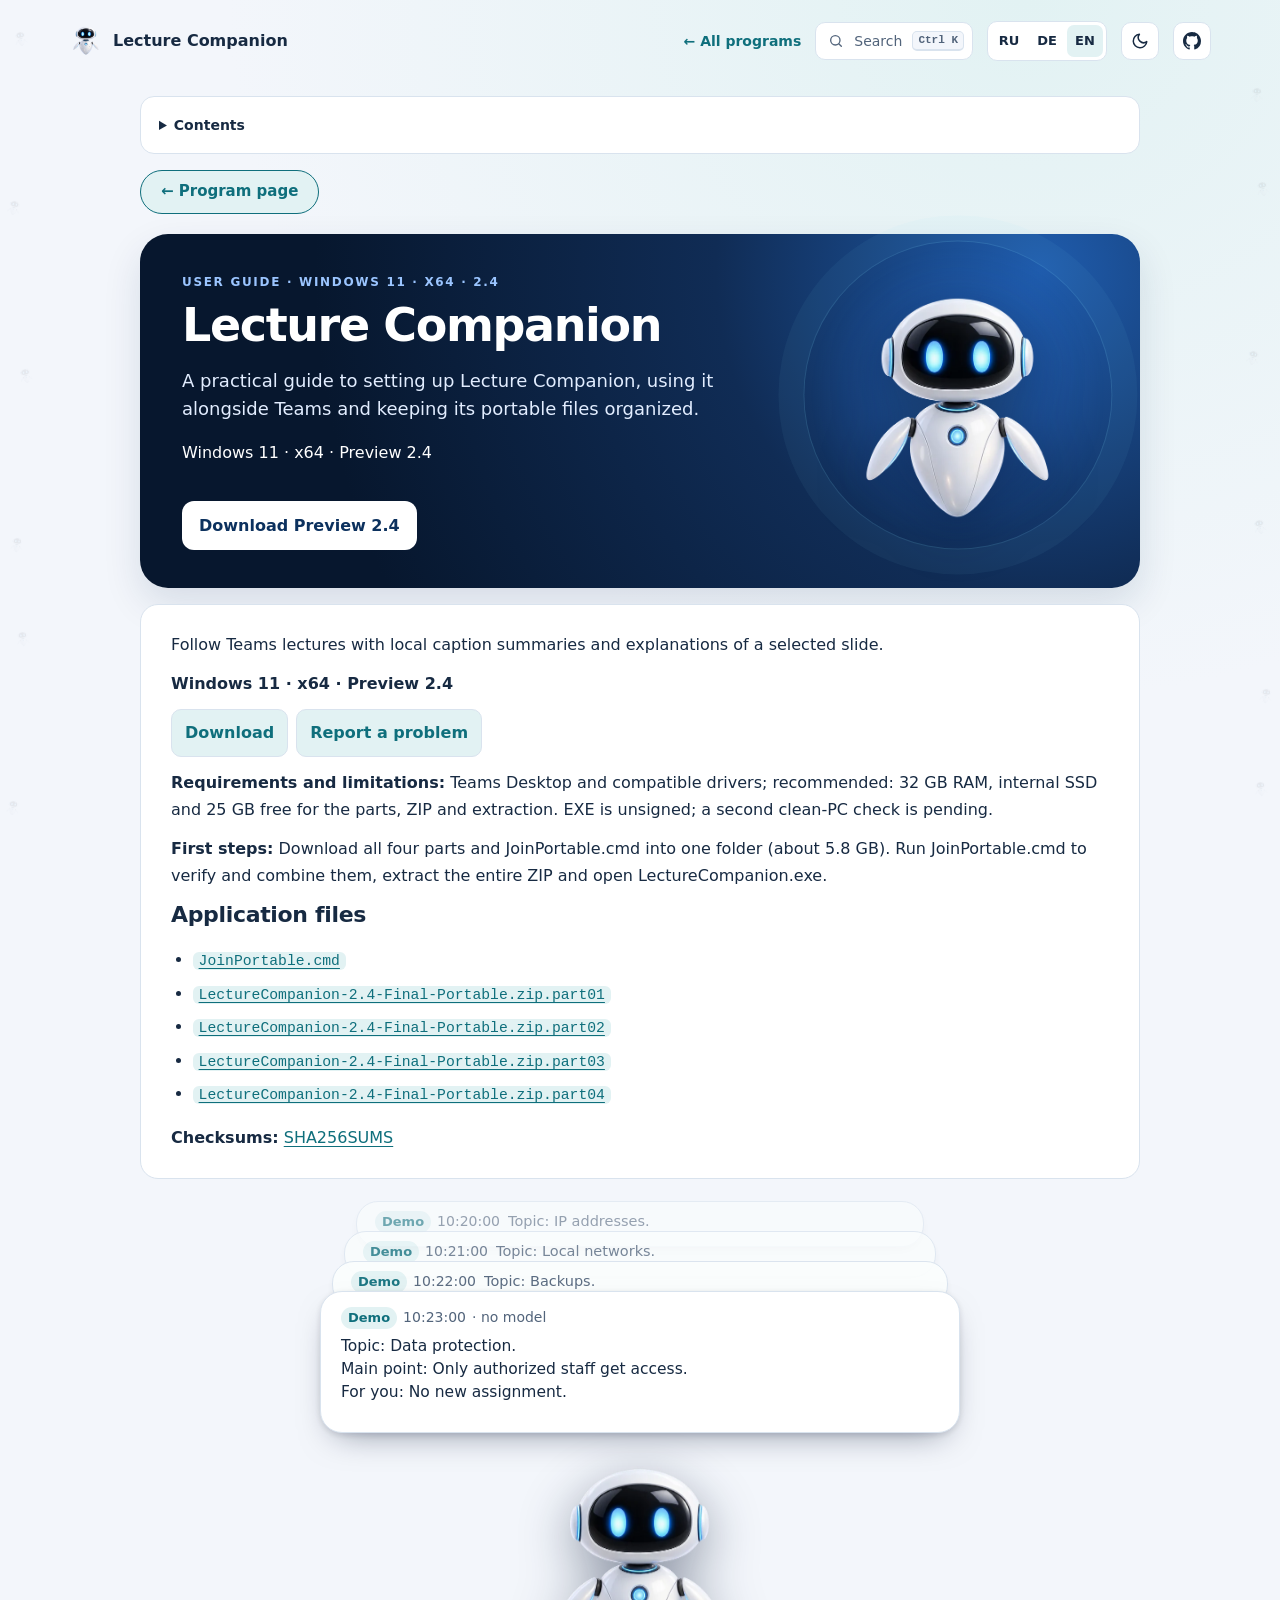
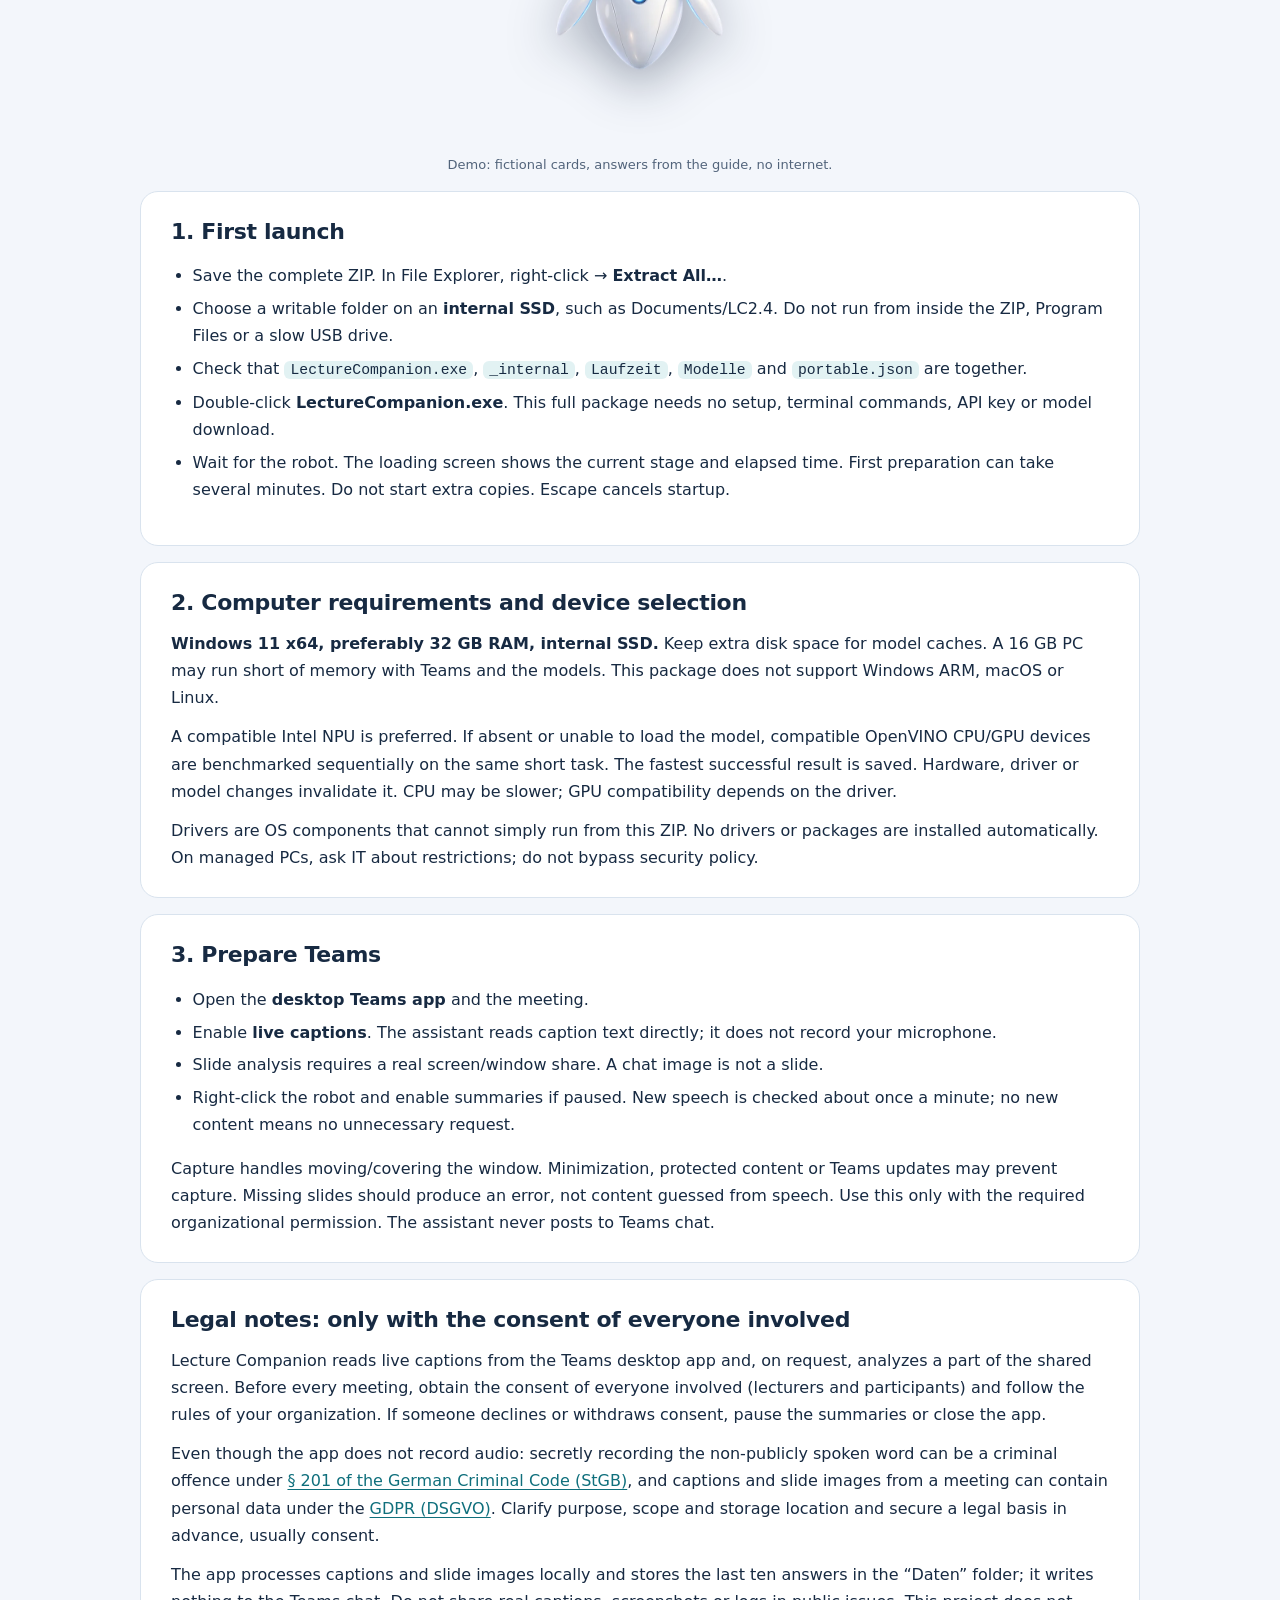
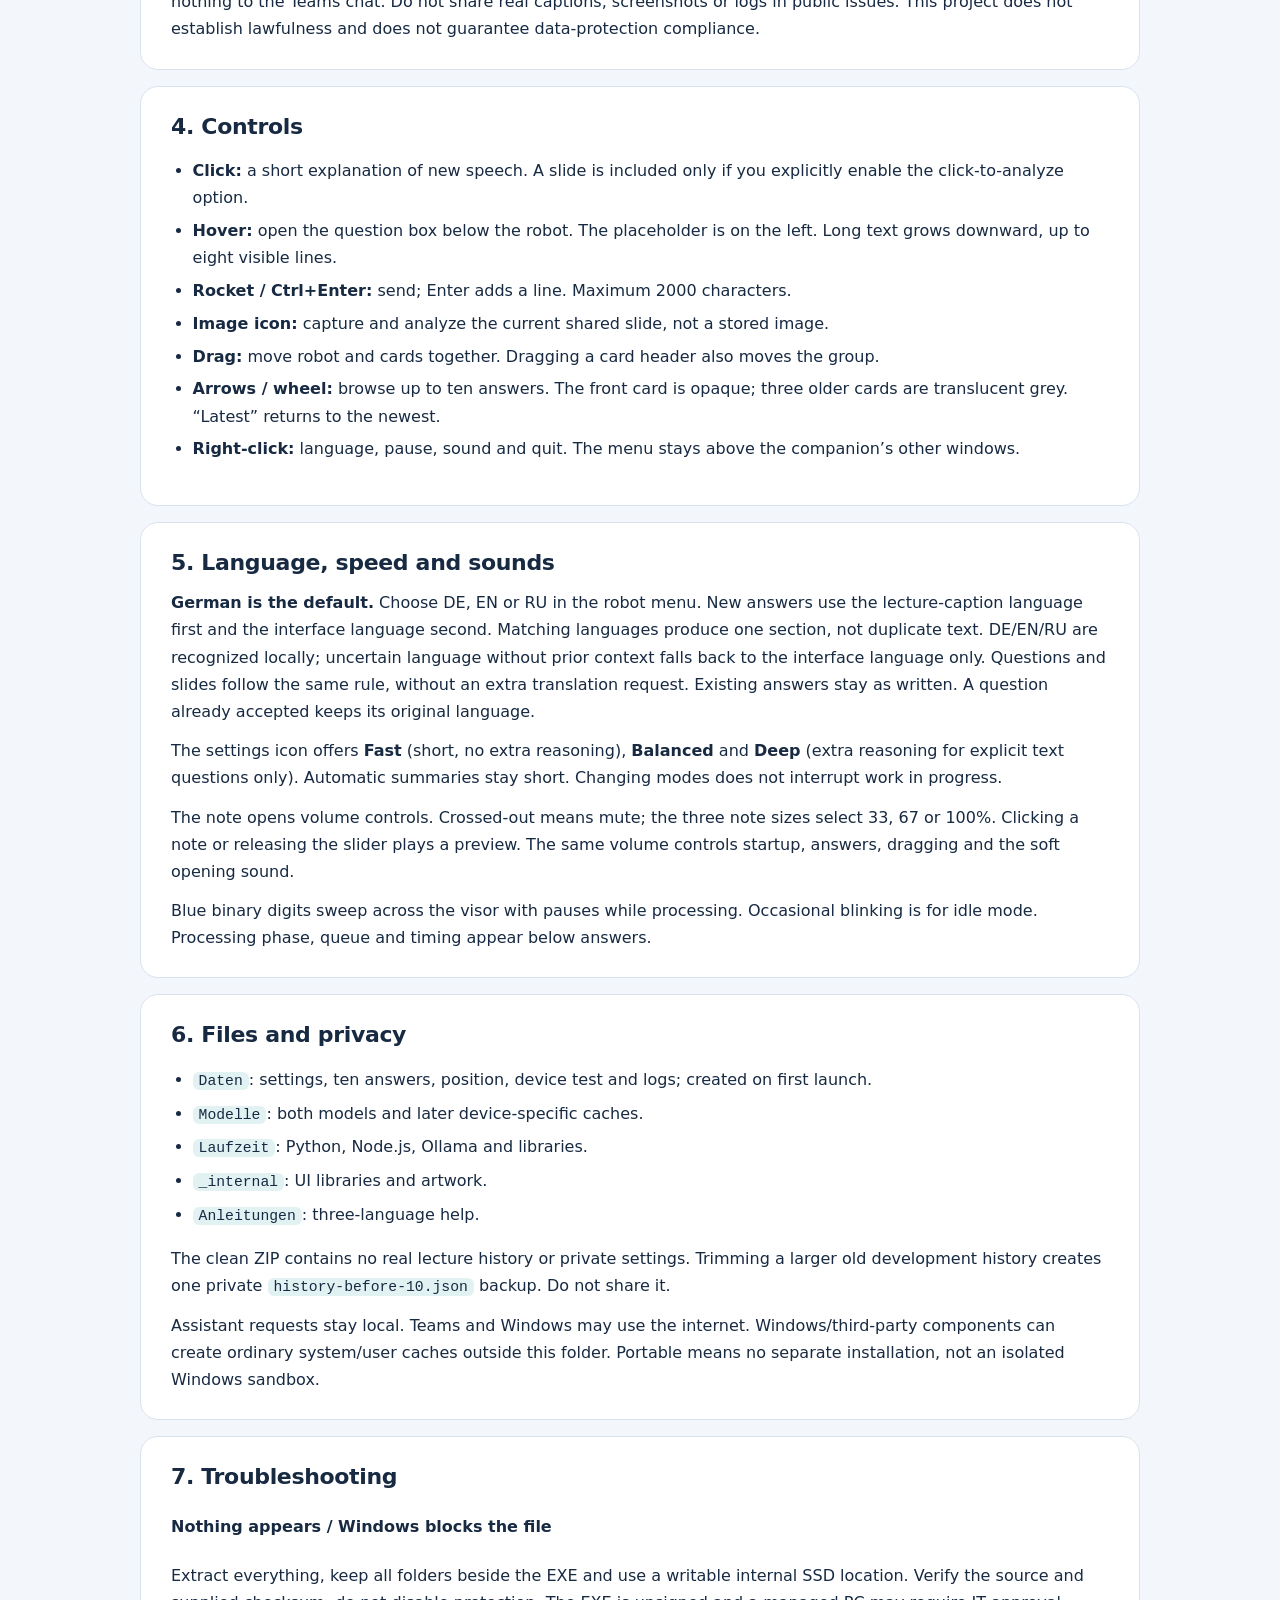
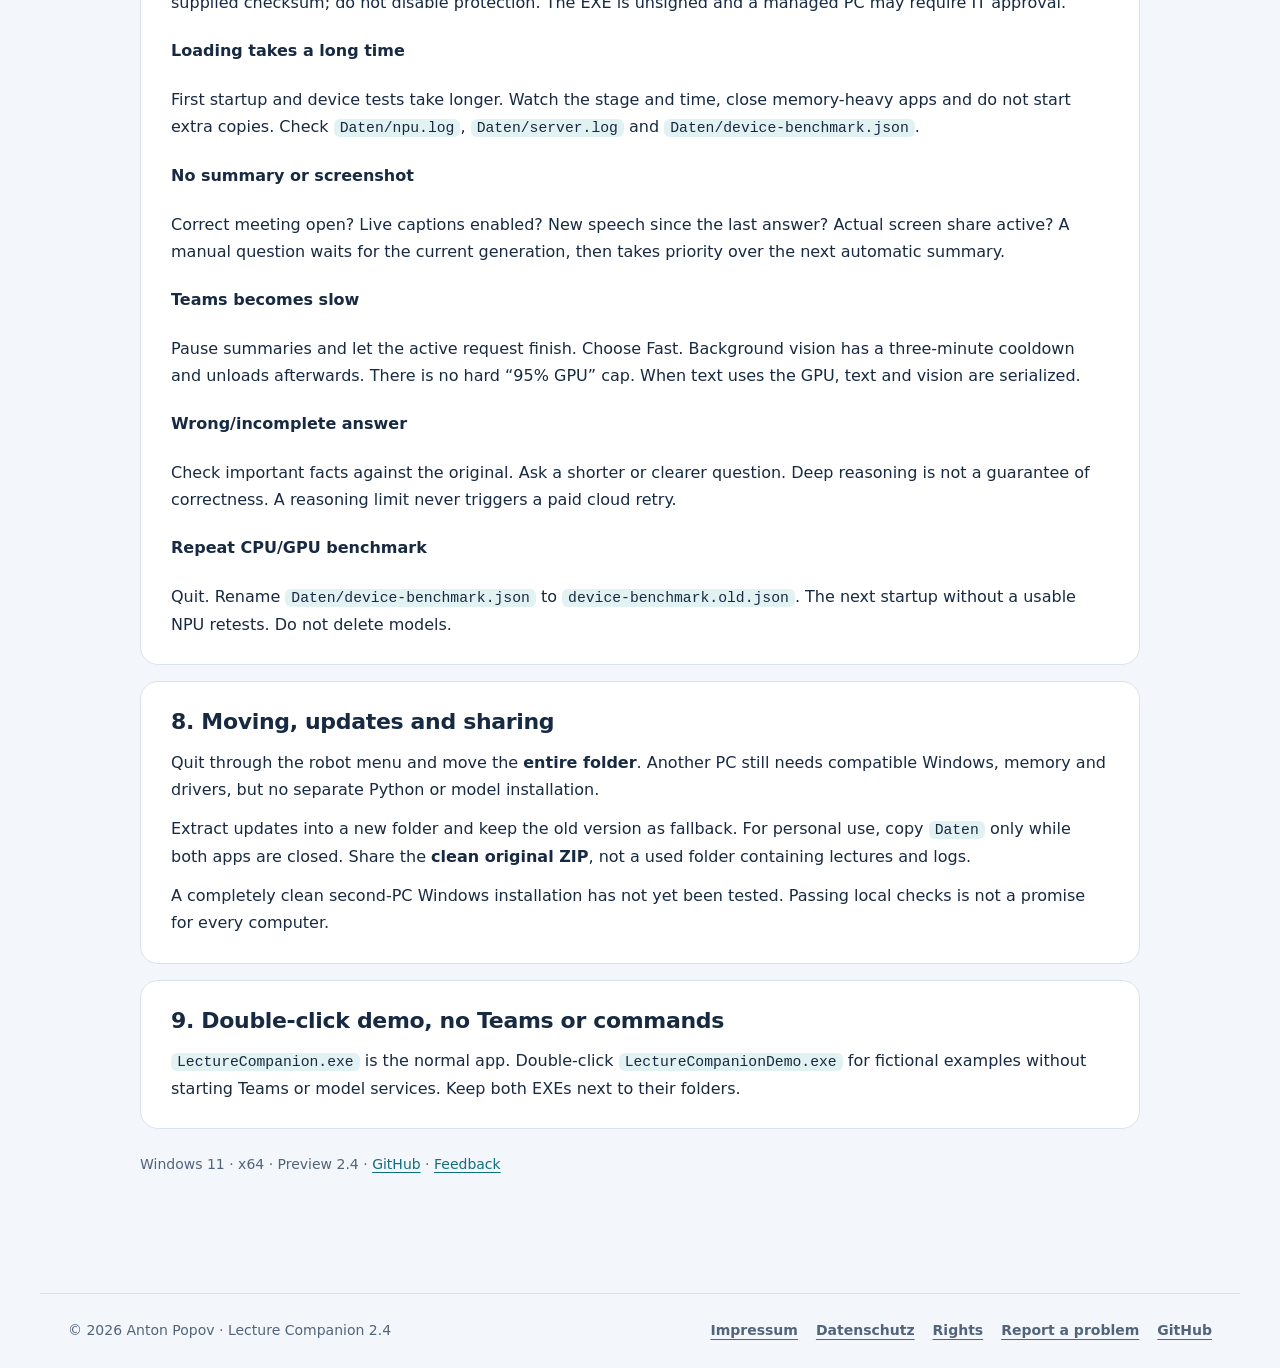
<file: Guide-en.html>
<!doctype html><html lang="en"><head><meta charset="utf-8"><meta name="viewport" content="width=device-width,initial-scale=1"><meta name="description" content="A practical guide to setting up Lecture Companion, using it alongside Teams and keeping its portable files organized."><title>Lecture Companion — User guide</title><style>:root{--ink:#14253d;--muted:#607087;--line:#dbe4f0;--blue:#1677ff;--panel:#fff;--canvas:#f3f6fb}
*{box-sizing:border-box}body{margin:0;background:var(--canvas);color:var(--ink);font:16px/1.72 -apple-system,BlinkMacSystemFont,"Segoe UI",sans-serif}a{color:#075dd1;text-decoration-thickness:1px;text-underline-offset:3px}a:hover{color:#003c91}.shell{width:min(100% - 36px,1000px);margin:0 auto;padding:24px 0 56px}.top{display:flex;align-items:center;justify-content:space-between;gap:18px;margin-bottom:20px}.brand{display:flex;align-items:center;gap:10px;color:var(--ink);font-weight:750;text-decoration:none}.brand img{width:38px;height:38px;object-fit:contain}nav{display:flex;gap:8px;flex-wrap:wrap}nav a{padding:7px 12px;border:1px solid var(--line);border-radius:999px;background:#fff;color:#34445b;text-decoration:none;font-size:14px;font-weight:650}nav a[aria-current=page]{background:#e6f0ff;border-color:#b8d3ff;color:#075dd1}.hero{display:grid;grid-template-columns:1fr 104px;gap:24px;align-items:center;padding:38px 42px;border-radius:28px;background:radial-gradient(circle at 90% 10%,#1f5cad 0,#102c55 34%,#07172e 76%);color:#fff;box-shadow:0 16px 38px #0b2b551f}.kicker{margin:0 0 8px;color:#9bc5ff;font-size:12px;letter-spacing:.14em;font-weight:750}h1{margin:0;font-size:clamp(30px,5vw,46px);line-height:1.12;letter-spacing:-.03em}.lead{max-width:720px;margin:15px 0 0;color:#e2edff;font-size:18px;line-height:1.55}.hero img{width:104px;height:104px;object-fit:contain;filter:drop-shadow(0 8px 16px #0005)}.button{display:inline-block;margin-top:19px;padding:10px 16px;border:1px solid #ffffff5c;border-radius:12px;background:#fff;color:#0c315e;font-weight:700;text-decoration:none}.overview,.topic{margin:16px 0;padding:26px 30px;background:var(--panel);border:1px solid var(--line);border-radius:18px;box-shadow:0 5px 16px #0b2b5507}.overview p:first-child{margin-top:0}.overview img{display:block;max-width:100%;height:auto;margin:16px auto;border:1px solid var(--line);border-radius:12px}.topic h2{margin:0 0 12px;font-size:22px;line-height:1.3;letter-spacing:-.015em}.topic p{margin:0 0 12px}.topic p:last-child{margin-bottom:0}.topic ul,.topic ol{padding-left:1.35em}.topic li{margin:.35em 0}.topic table{display:block;max-width:100%;overflow-x:auto;border-collapse:collapse}.topic th,.topic td{padding:8px 10px;border:1px solid var(--line);text-align:left}.topic th{background:#eef4fc}.topic pre{max-width:100%;overflow:auto;padding:16px;border-radius:12px;background:#0b1b31;color:#e5efff}.topic code{padding:.12em .35em;border-radius:5px;background:#edf2f8}.topic pre code{padding:0;background:transparent;color:inherit}.topic blockquote{margin:12px 0;padding:4px 16px;border-left:3px solid #8bbaff;color:var(--muted)}footer{margin-top:24px;padding:20px 10px;color:var(--muted);text-align:center;font-size:14px}@media(max-width:620px){.shell{width:min(100% - 22px,1000px);padding-top:12px}.top{align-items:flex-start;flex-direction:column}.hero{grid-template-columns:1fr 66px;padding:26px 22px;border-radius:20px;gap:12px}.hero img{width:66px;height:66px}.lead{font-size:16px}.overview,.topic{padding:21px 19px}}@media print{body{background:#fff}.shell{width:100%;padding:0}.top nav,.button{break-inside:avoid}.hero,.topic,.overview{box-shadow:none}.topic{break-inside:avoid}}.guide-screenshot{margin:8px auto 0;max-width:800px;text-align:center}.guide-screenshot img{max-height:570px;object-fit:contain}.guide-screenshot figcaption{margin-top:6px;color:var(--muted);font-size:14px}
/* Use the application's real artwork in the guide header. */
.brand-mark{display:grid;flex:none;width:38px;height:38px;place-items:center;overflow:hidden;border-radius:10px;background:#ffffff18}
.brand-mark img{display:block;width:100%;height:100%;padding:2px;object-fit:contain}
.brand-mark-large{display:grid;box-sizing:border-box;width:104px;height:104px;padding:8px;place-items:center;overflow:hidden;border:1px solid #ffffff48;border-radius:24px;background:#ffffff12;font-size:0}
.brand-mark-large img{display:block;width:100%;height:100%;object-fit:contain}
.brand-mark-large.preview-art img{padding:0;object-fit:cover}
@media(max-width:620px){.brand-mark-large{width:66px;height:66px;padding:5px;border-radius:18px}}

/* Let the app artwork stand on its own without an extra tile. */
.brand-mark,
.brand-mark-large,
.brand-mark-large.preview-art {
  padding: 0;
  border: 0;
  border-radius: 0;
  background: transparent;
  box-shadow: none;
}
.brand-mark img,
.brand-mark-large img,
.brand-mark-large.preview-art img {
  padding: 0;
  border: 0;
  border-radius: 0;
  background: transparent;
  box-shadow: none;
}
.release-summary code{overflow-wrap:anywhere}.release-actions{display:flex;gap:8px;flex-wrap:wrap}.release-link{display:inline-block;padding:9px 13px;border:1px solid #bdd1ed;border-radius:10px;background:#edf4ff;color:#0753ad;font-weight:650;text-decoration:none}.release-link:focus-visible{outline:3px solid #1677ff;outline-offset:3px}
</style><!-- ppk-head:start --><meta name="color-scheme" content="light dark"><link rel="icon" href="presentation-icon.png"><script src="assets/kit/kit-theme.js"></script><link rel="stylesheet" href="assets/kit/kit.css?v=2026.11.16-1"><script src="assets/kit/programs.js?v=2026.11.16-1" defer></script><script src="assets/kit/kit.js?v=2026.11.16-1" defer></script><link rel="stylesheet" href="guide-kit.css?v=2026.11.16-1-faa9ca0f"><!-- ppk-head:end --></head><body class="ppk-page ppk-prose">
<!-- ppk-nav:start --><a class="ppk-skip" href="#main-content">Skip to content</a>
<div class="ppk-nav-wrap" id="ppk-nav-wrap">
  <nav class="ppk-nav" aria-label="Main navigation">
    <a class="ppk-brand" href="index-en.html"><img src="presentation-icon.png" alt="" width="34" height="34"><span>Lecture Companion</span></a>
    <span class="ppk-spacer"></span>
    <a class="ppk-back" href="https://popovantondev.github.io/popovantondev/index-en.html">← All programs</a>
    <button class="ppk-search-btn" type="button" data-ppk-open-search aria-label="Search programs"><span>Search</span><kbd>Ctrl K</kbd></button>
    <div class="ppk-langs"><a href="Guide-ru.html" lang="ru" hreflang="ru">RU</a><a href="Guide-de.html" lang="de" hreflang="de">DE</a><a href="Guide-en.html" lang="en" hreflang="en" aria-current="page">EN</a></div>
    <button class="ppk-icon-btn ppk-theme-btn" type="button" data-ppk-theme aria-label="Switch colour scheme"></button>
    <a class="ppk-icon-btn ppk-gh-btn" href="https://github.com/popovantondev/LectureCompanion" aria-label="GitHub"></a>
  </nav>
</div><!-- ppk-nav:end -->
<div class="shell"><aside class="guide-tools"><details><summary>Contents</summary><ol><li><a href="#first-launch">1. First launch</a></li><li><a href="#computer-requirements-and-device-selection">2. Computer requirements and device selection</a></li><li><a href="#prepare-teams">3. Prepare Teams</a></li><li><a href="#rechtliches">Legal notes: only with the consent of everyone involved</a></li><li><a href="#controls">4. Controls</a></li><li><a href="#language-speed-and-sounds">5. Language, speed and sounds</a></li><li><a href="#files-and-privacy">6. Files and privacy</a></li><li><a href="#troubleshooting">7. Troubleshooting</a></li><li><a href="#moving-updates-and-sharing">8. Moving, updates and sharing</a></li><li><a href="#double-click-demo-no-teams-or-commands">9. Double-click demo, no Teams or commands</a></li></ol></details></aside>
<main id="main-content">
<!-- ppk-guide-home:start --><p class="guide-home"><a class="guide-home-link" href="index-en.html">← Program page</a></p><!-- ppk-guide-home:end -->
<link rel="stylesheet" href="assets/robot.css?v=r8"><section class="hero robot-hero"><div><p class="kicker">USER GUIDE · WINDOWS 11 · X64 · 2.4</p><h1>Lecture Companion</h1><p class="lead">A practical guide to setting up Lecture Companion, using it alongside Teams and keeping its portable files organized.</p><p class="meta">Windows 11 · x64 · Preview 2.4</p><a class="button" href="https://github.com/popovantondev/LectureCompanion/releases/tag/v2.4">Download Preview 2.4</a></div><div class="robot-stage" data-robot data-guide="Guide-en.html"><img src="assets/robot-companion.webp" width="540" height="591" alt="Lecture Companion robot" decoding="async"></div></section><script src="assets/robot.js?v=r7" defer></script>
<!-- public-release:start -->
<section class="topic release-summary" aria-label="First steps">
<p>Follow Teams lectures with local caption summaries and explanations of a selected slide.</p>
<p><strong>Windows 11 · x64 · Preview 2.4</strong></p>
<p class="release-actions"><a class="release-link" href="https://github.com/popovantondev/LectureCompanion/releases/tag/v2.4">Download</a> <a class="release-link" href="https://github.com/popovantondev/LectureCompanion/issues/new/choose">Report a problem</a></p>
<p><strong>Requirements and limitations:</strong> Teams Desktop and compatible drivers; recommended: 32 GB RAM, internal SSD and 25 GB free for the parts, ZIP and extraction. EXE is unsigned; a second clean-PC check is pending.</p>
<p><strong>First steps:</strong> Download all four parts and JoinPortable.cmd into one folder (about 5.8 GB). Run JoinPortable.cmd to verify and combine them, extract the entire ZIP and open LectureCompanion.exe.</p>
<h2>Application files</h2>
<ul>
<li><a href="https://github.com/popovantondev/LectureCompanion/releases/download/v2.4/JoinPortable.cmd"><code>JoinPortable.cmd</code></a></li>
<li><a href="https://github.com/popovantondev/LectureCompanion/releases/download/v2.4/LectureCompanion-2.4-Final-Portable.zip.part01"><code>LectureCompanion-2.4-Final-Portable.zip.part01</code></a></li>
<li><a href="https://github.com/popovantondev/LectureCompanion/releases/download/v2.4/LectureCompanion-2.4-Final-Portable.zip.part02"><code>LectureCompanion-2.4-Final-Portable.zip.part02</code></a></li>
<li><a href="https://github.com/popovantondev/LectureCompanion/releases/download/v2.4/LectureCompanion-2.4-Final-Portable.zip.part03"><code>LectureCompanion-2.4-Final-Portable.zip.part03</code></a></li>
<li><a href="https://github.com/popovantondev/LectureCompanion/releases/download/v2.4/LectureCompanion-2.4-Final-Portable.zip.part04"><code>LectureCompanion-2.4-Final-Portable.zip.part04</code></a></li>
</ul>
<p><strong>Checksums:</strong> <a href="https://github.com/popovantondev/LectureCompanion/releases/download/v2.4/SHA256SUMS">SHA256SUMS</a></p>
</section>
<!-- public-release:end -->
<figure class="robot-preview robot-wide">
<div class="robot-stage robot-dock" data-robot data-robot-mode="dock" data-guide="Guide-en.html" data-demo-tag="Demo" data-demo-meta="no model">
<div class="robot-stack" role="group" aria-label="Robot demo answers (fictional)">
<article class="robot-demo-card is-back" style="--d:3"><p class="robot-meta"><span class="robot-tag">Demo</span><span>10:20:00</span><span class="robot-meta-extra"> · no model</span></p><p class="robot-text">Topic: IP addresses.</p></article>
<article class="robot-demo-card is-back" style="--d:2"><p class="robot-meta"><span class="robot-tag">Demo</span><span>10:21:00</span><span class="robot-meta-extra"> · no model</span></p><p class="robot-text">Topic: Local networks.</p></article>
<article class="robot-demo-card is-back" style="--d:1"><p class="robot-meta"><span class="robot-tag">Demo</span><span>10:22:00</span><span class="robot-meta-extra"> · no model</span></p><p class="robot-text">Topic: Backups.</p></article>
<article class="robot-demo-card"><p class="robot-meta"><span class="robot-tag">Demo</span><span>10:23:00</span><span class="robot-meta-extra"> · no model</span></p><p class="robot-text">Topic: Data protection. <br>Main point: Only authorized staff get access. <br>For you: No new assignment.</p></article>
</div>
<img src="assets/robot-companion.webp" width="540" height="591" alt="Lecture Companion robot" decoding="async" loading="lazy">
</div>
<figcaption>Demo: fictional cards, answers from the guide, no internet.</figcaption>
</figure><section class="topic"><h2 id="first-launch">1. First launch</h2>
<ul>
<li><p>Save the complete ZIP. In File Explorer, right-click → <strong>Extract All…</strong>.</p>
</li>
<li><p>Choose a writable folder on an <strong>internal SSD</strong>, such as Documents/LC2.4. Do not run from inside the ZIP, Program Files or a slow USB drive.</p>
</li>
<li><p>Check that <code>LectureCompanion.exe</code>, <code>_internal</code>, <code>Laufzeit</code>, <code>Modelle</code> and <code>portable.json</code> are together.</p>
</li>
<li><p>Double-click <strong>LectureCompanion.exe</strong>. This full package needs no setup, terminal commands, API key or model download.</p>
</li>
<li><p>Wait for the robot. The loading screen shows the current stage and elapsed time. First preparation can take several minutes. Do not start extra copies. Escape cancels startup.</p>
</li>
</ul>
</section><section class="topic"><h2 id="computer-requirements-and-device-selection">2. Computer requirements and device selection</h2>
<p><strong>Windows 11 x64, preferably 32 GB RAM, internal SSD.</strong> Keep extra disk space for model caches. A 16 GB PC may run short of memory with Teams and the models. This package does not support Windows ARM, macOS or Linux.</p>
<p>A compatible Intel NPU is preferred. If absent or unable to load the model, compatible OpenVINO CPU/GPU devices are benchmarked sequentially on the same short task. The fastest successful result is saved. Hardware, driver or model changes invalidate it. CPU may be slower; GPU compatibility depends on the driver.</p>
<p>Drivers are OS components that cannot simply run from this ZIP. No drivers or packages are installed automatically. On managed PCs, ask IT about restrictions; do not bypass security policy.</p>
</section><section class="topic"><h2 id="prepare-teams">3. Prepare Teams</h2>
<ul>
<li><p>Open the <strong>desktop Teams app</strong> and the meeting.</p>
</li>
<li><p>Enable <strong>live captions</strong>. The assistant reads caption text directly; it does not record your microphone.</p>
</li>
<li><p>Slide analysis requires a real screen/window share. A chat image is not a slide.</p>
</li>
<li><p>Right-click the robot and enable summaries if paused. New speech is checked about once a minute; no new content means no unnecessary request.</p>
</li>
</ul>
<p>Capture handles moving/covering the window. Minimization, protected content or Teams updates may prevent capture. Missing slides should produce an error, not content guessed from speech. Use this only with the required organizational permission. The assistant never posts to Teams chat.</p>
</section><section class="topic"><h2 id="rechtliches">Legal notes: only with the consent of everyone involved</h2>
<p>Lecture Companion reads live captions from the Teams desktop app and, on request, analyzes a part of the shared screen. Before every meeting, obtain the consent of everyone involved (lecturers and participants) and follow the rules of your organization. If someone declines or withdraws consent, pause the summaries or close the app.</p>
<p>Even though the app does not record audio: secretly recording the non-publicly spoken word can be a criminal offence under <a href="https://www.gesetze-im-internet.de/stgb/__201.html">§ 201 of the German Criminal Code (StGB)</a>, and captions and slide images from a meeting can contain personal data under the <a href="https://www.edpb.europa.eu/sme/be-compliant/process-personal-data-lawfully_en">GDPR (DSGVO)</a>. Clarify purpose, scope and storage location and secure a legal basis in advance, usually consent.</p>
<p>The app processes captions and slide images locally and stores the last ten answers in the “Daten” folder; it writes nothing to the Teams chat. Do not share real captions, screenshots or logs in public issues. This project does not establish lawfulness and does not guarantee data-protection compliance.</p>
</section><section class="topic"><h2 id="controls">4. Controls</h2>
<ul>
<li><p><strong>Click:</strong> a short explanation of new speech. A slide is included only if you explicitly enable the click-to-analyze option.</p>
</li>
<li><p><strong>Hover:</strong> open the question box below the robot. The placeholder is on the left. Long text grows downward, up to eight visible lines.</p>
</li>
<li><p><strong>Rocket / Ctrl+Enter:</strong> send; Enter adds a line. Maximum 2000 characters.</p>
</li>
<li><p><strong>Image icon:</strong> capture and analyze the current shared slide, not a stored image.</p>
</li>
<li><p><strong>Drag:</strong> move robot and cards together. Dragging a card header also moves the group.</p>
</li>
<li><p><strong>Arrows / wheel:</strong> browse up to ten answers. The front card is opaque; three older cards are translucent grey. “Latest” returns to the newest.</p>
</li>
<li><p><strong>Right-click:</strong> language, pause, sound and quit. The menu stays above the companion’s other windows.</p>
</li>
</ul>
</section><section class="topic"><h2 id="language-speed-and-sounds">5. Language, speed and sounds</h2>
<p><strong>German is the default.</strong> Choose DE, EN or RU in the robot menu. New answers use the lecture-caption language first and the interface language second. Matching languages produce one section, not duplicate text. DE/EN/RU are recognized locally; uncertain language without prior context falls back to the interface language only. Questions and slides follow the same rule, without an extra translation request. Existing answers stay as written. A question already accepted keeps its original language.</p>
<p>The settings icon offers <strong>Fast</strong> (short, no extra reasoning), <strong>Balanced</strong> and <strong>Deep</strong> (extra reasoning for explicit text questions only). Automatic summaries stay short. Changing modes does not interrupt work in progress.</p>
<p>The note opens volume controls. Crossed-out means mute; the three note sizes select 33, 67 or 100%. Clicking a note or releasing the slider plays a preview. The same volume controls startup, answers, dragging and the soft opening sound.</p>
<p>Blue binary digits sweep across the visor with pauses while processing. Occasional blinking is for idle mode. Processing phase, queue and timing appear below answers.</p>
</section><section class="topic"><h2 id="files-and-privacy">6. Files and privacy</h2>
<ul>
<li><p><code>Daten</code>: settings, ten answers, position, device test and logs; created on first launch.</p>
</li>
<li><p><code>Modelle</code>: both models and later device-specific caches.</p>
</li>
<li><p><code>Laufzeit</code>: Python, Node.js, Ollama and libraries.</p>
</li>
<li><p><code>_internal</code>: UI libraries and artwork.</p>
</li>
<li><p><code>Anleitungen</code>: three-language help.</p>
</li>
</ul>
<p>The clean ZIP contains no real lecture history or private settings. Trimming a larger old development history creates one private <code>history-before-10.json</code> backup. Do not share it.</p>
<p>Assistant requests stay local. Teams and Windows may use the internet. Windows/third-party components can create ordinary system/user caches outside this folder. Portable means no separate installation, not an isolated Windows sandbox.</p>
</section><section class="topic"><h2 id="troubleshooting">7. Troubleshooting</h2>
<h4 id="nothing-appears-windows-blocks-the-file">Nothing appears / Windows blocks the file</h4>
<p>Extract everything, keep all folders beside the EXE and use a writable internal SSD location. Verify the source and supplied checksum; do not disable protection. The EXE is unsigned and a managed PC may require IT approval.</p>
<h4 id="loading-takes-a-long-time">Loading takes a long time</h4>
<p>First startup and device tests take longer. Watch the stage and time, close memory-heavy apps and do not start extra copies. Check <code>Daten/npu.log</code>, <code>Daten/server.log</code> and <code>Daten/device-benchmark.json</code>.</p>
<h4 id="no-summary-or-screenshot">No summary or screenshot</h4>
<p>Correct meeting open? Live captions enabled? New speech since the last answer? Actual screen share active? A manual question waits for the current generation, then takes priority over the next automatic summary.</p>
<h4 id="teams-becomes-slow">Teams becomes slow</h4>
<p>Pause summaries and let the active request finish. Choose Fast. Background vision has a three-minute cooldown and unloads afterwards. There is no hard “95% GPU” cap. When text uses the GPU, text and vision are serialized.</p>
<h4 id="wrongincomplete-answer">Wrong/incomplete answer</h4>
<p>Check important facts against the original. Ask a shorter or clearer question. Deep reasoning is not a guarantee of correctness. A reasoning limit never triggers a paid cloud retry.</p>
<h4 id="repeat-cpugpu-benchmark">Repeat CPU/GPU benchmark</h4>
<p>Quit. Rename <code>Daten/device-benchmark.json</code> to <code>device-benchmark.old.json</code>. The next startup without a usable NPU retests. Do not delete models.</p>
</section><section class="topic"><h2 id="moving-updates-and-sharing">8. Moving, updates and sharing</h2>
<p>Quit through the robot menu and move the <strong>entire folder</strong>. Another PC still needs compatible Windows, memory and drivers, but no separate Python or model installation.</p>
<p>Extract updates into a new folder and keep the old version as fallback. For personal use, copy <code>Daten</code> only while both apps are closed. Share the <strong>clean original ZIP</strong>, not a used folder containing lectures and logs.</p>
<p>A completely clean second-PC Windows installation has not yet been tested. Passing local checks is not a promise for every computer.</p>
</section><section class="topic"><h2 id="double-click-demo-no-teams-or-commands">9. Double-click demo, no Teams or commands</h2>
<p><code>LectureCompanion.exe</code> is the normal app. Double-click <code>LectureCompanionDemo.exe</code> for fictional examples without starting Teams or model services. Keep both EXEs next to their folders.</p>
</section></main><div class="guide-note">Windows 11 · x64 · Preview 2.4 · <a href="https://github.com/popovantondev/LectureCompanion">GitHub</a> · <a href="https://github.com/popovantondev/LectureCompanion/issues/new/choose">Feedback</a></div></div>
<footer class="ppk-footer">
<span>© 2026 Anton Popov · Lecture Companion 2.4</span>
<nav aria-label="Legal"><a href="https://popovantondev.github.io/popovantondev/impressum.html">Impressum</a><a href="https://popovantondev.github.io/popovantondev/datenschutz.html">Datenschutz</a><a href="https://github.com/popovantondev/LectureCompanion/blob/main/LICENSE">Rights</a><a href="https://github.com/popovantondev/LectureCompanion/issues/new/choose">Report a problem</a><a href="https://github.com/popovantondev/LectureCompanion">GitHub</a></nav>
</footer>
</body></html>
</file>
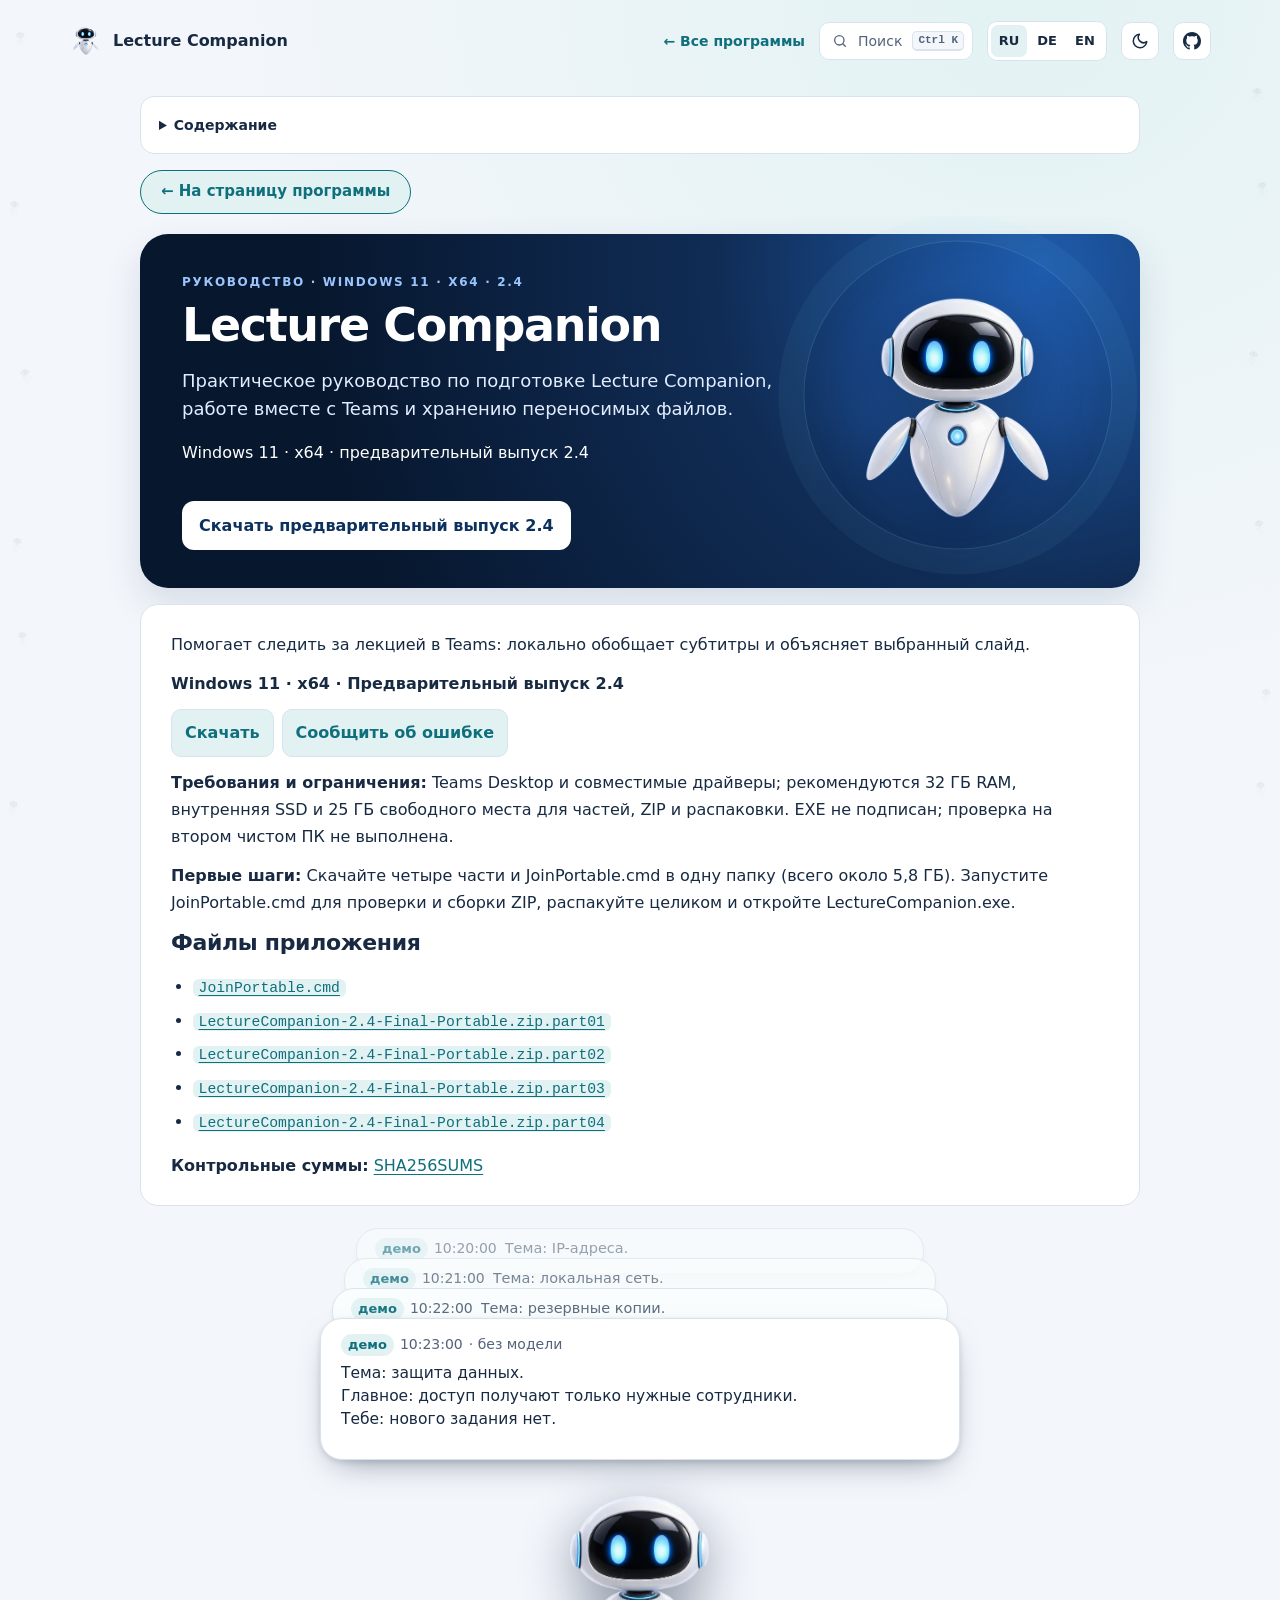
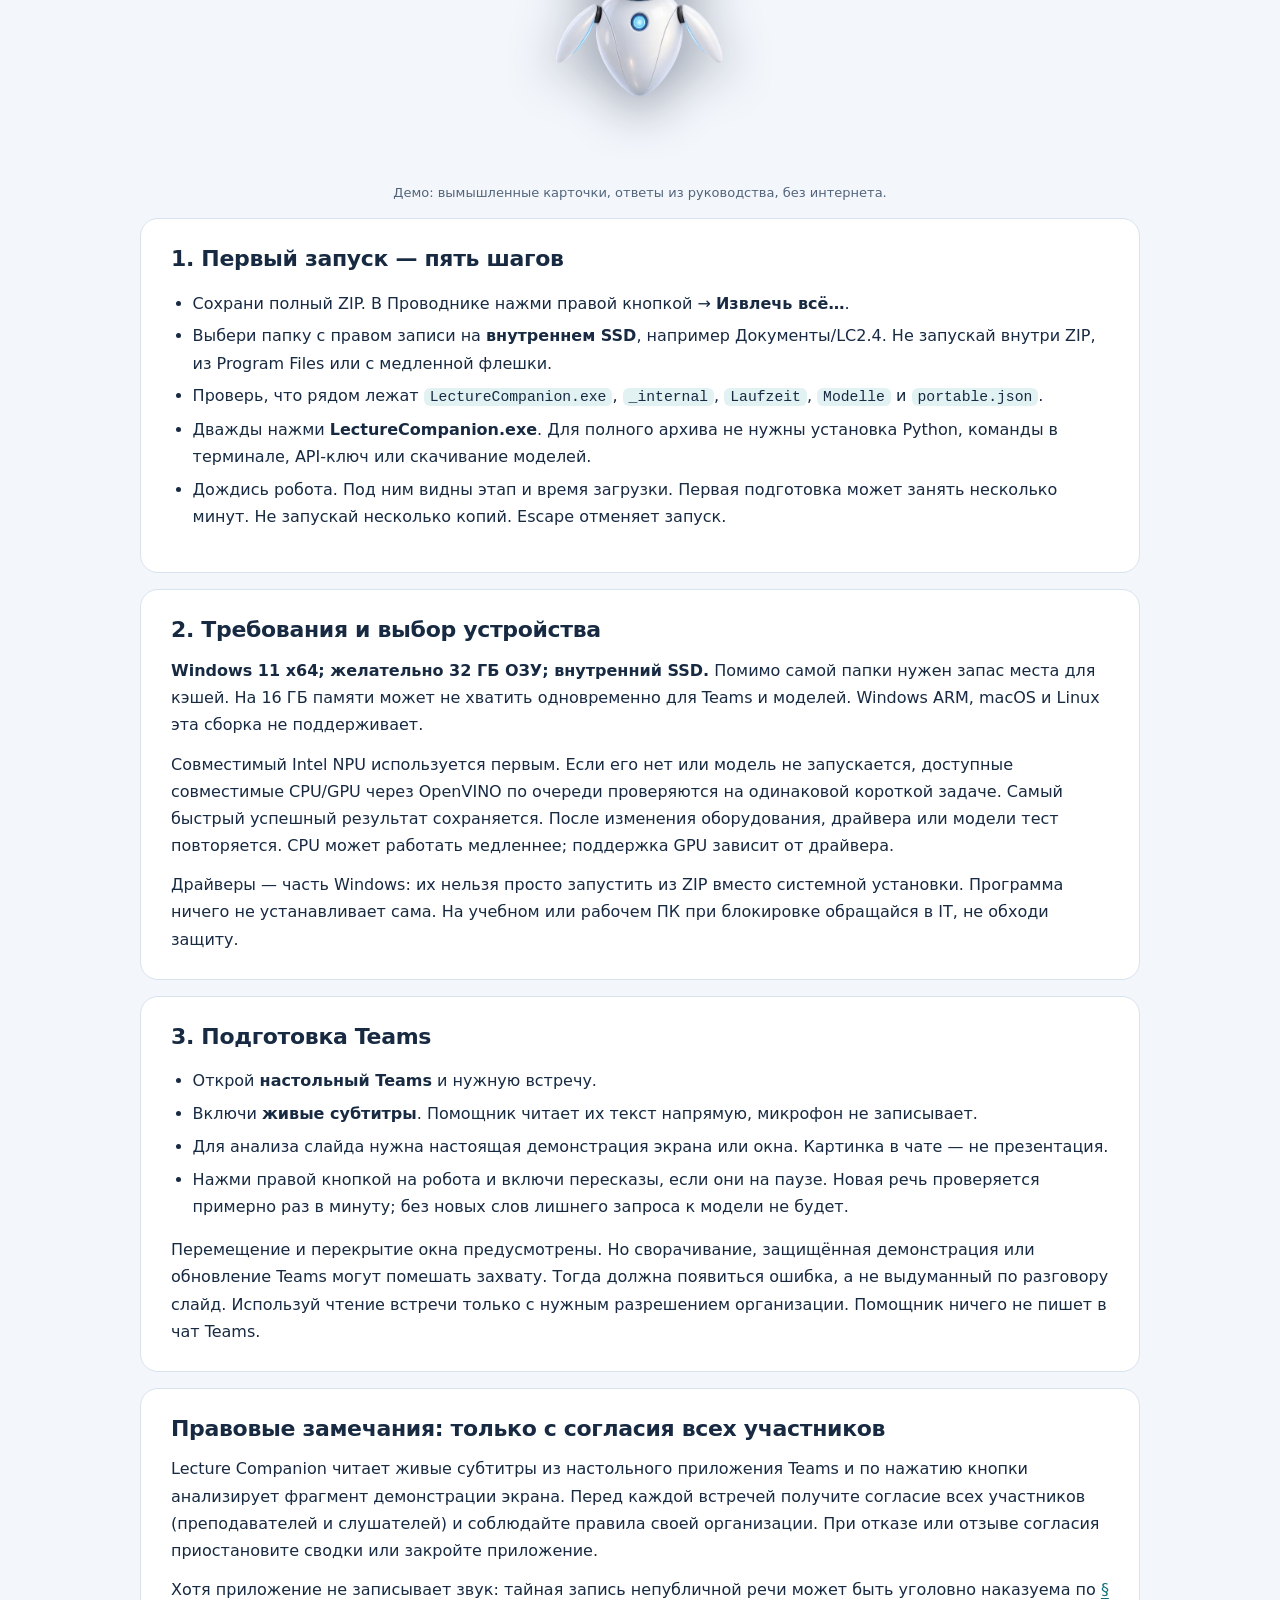
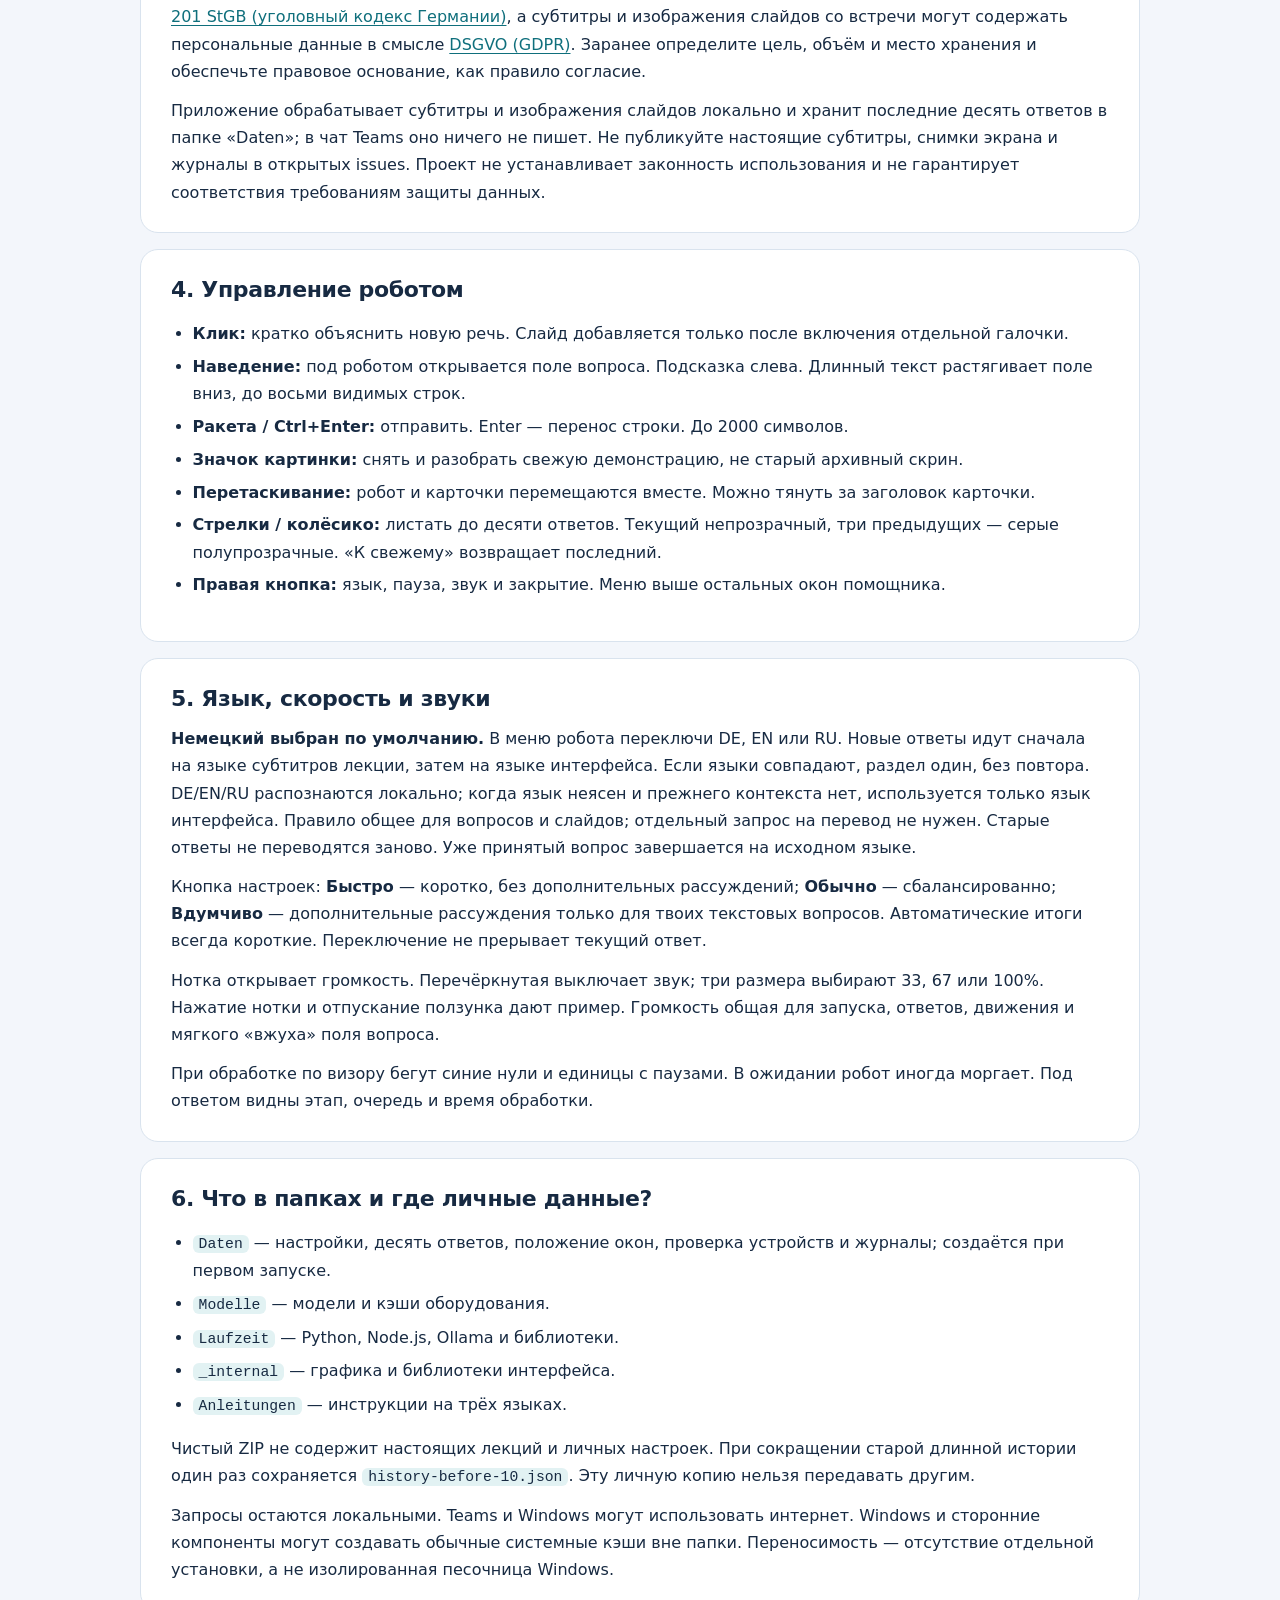
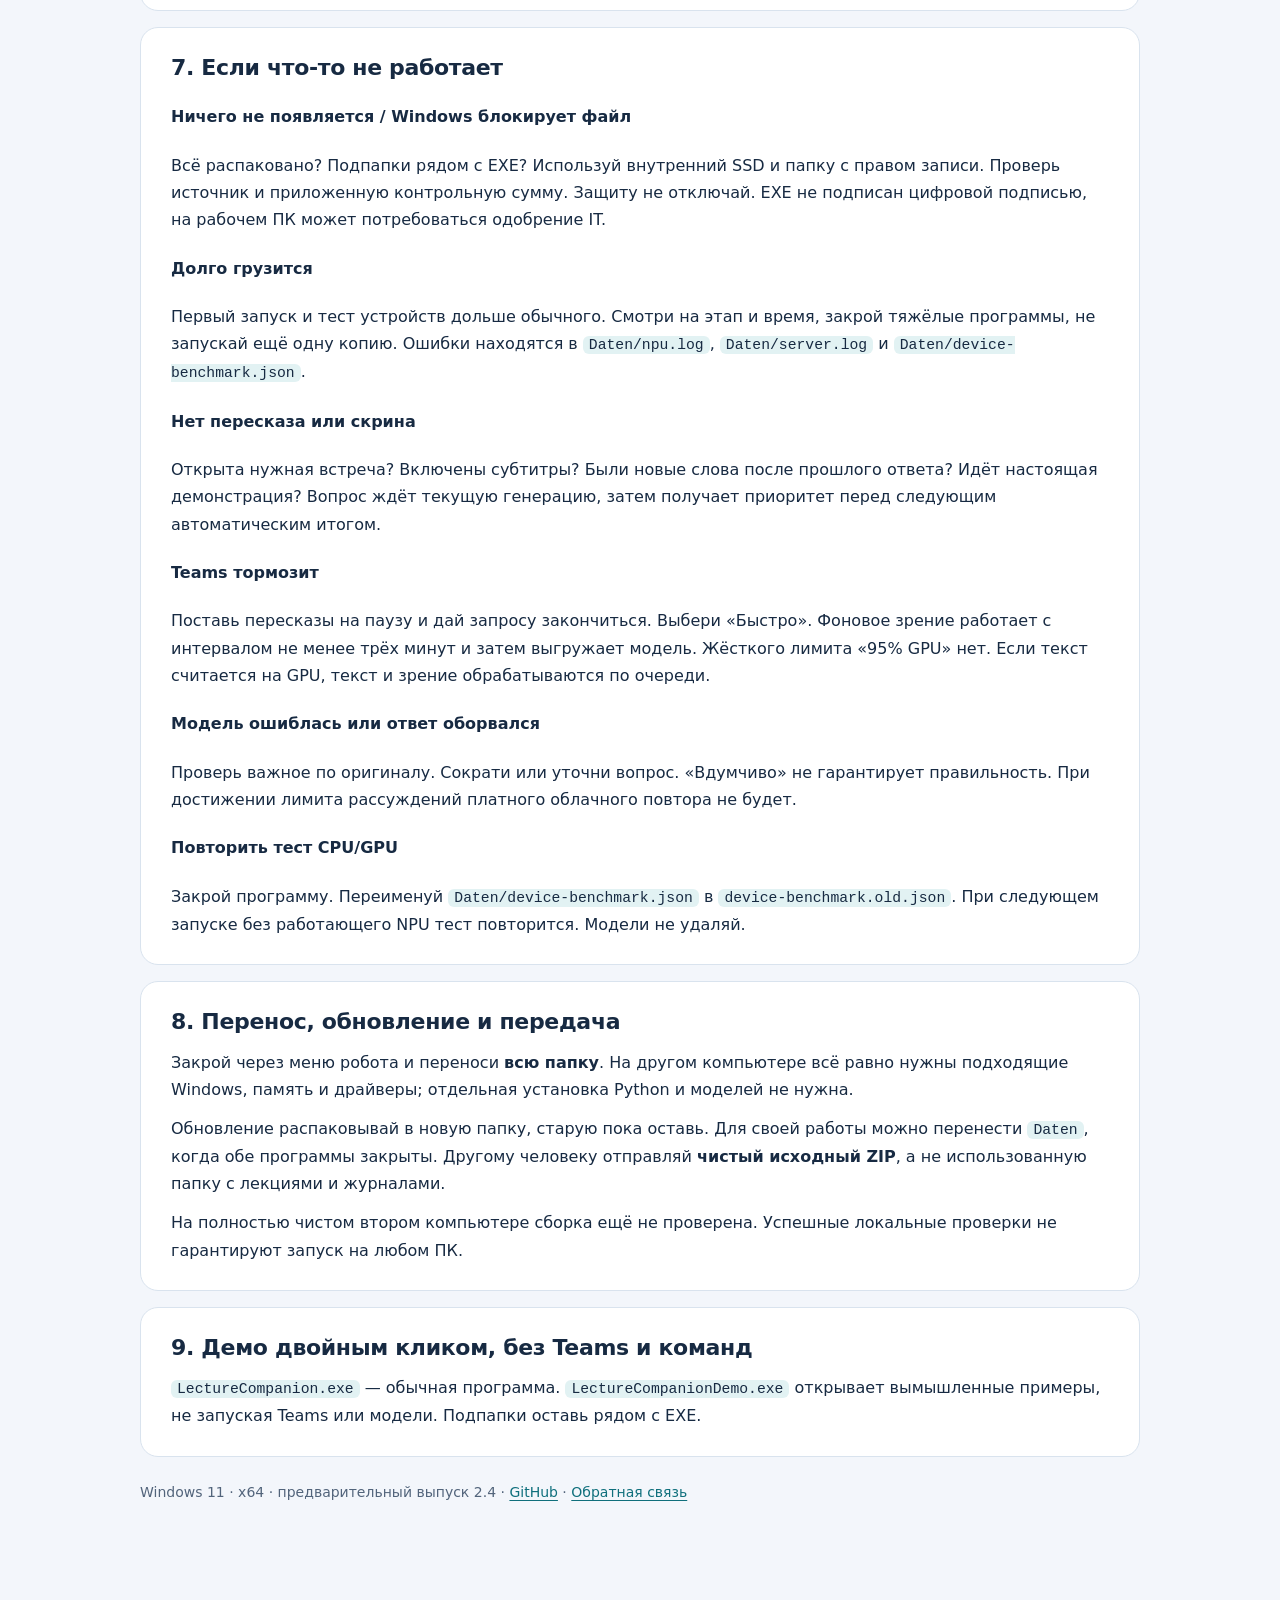
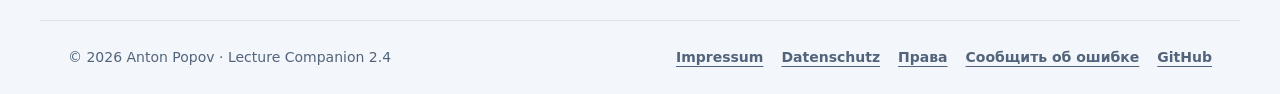
<file: Guide-ru.html>
<!doctype html><html lang="ru"><head><meta charset="utf-8"><meta name="viewport" content="width=device-width,initial-scale=1"><meta name="description" content="Практическое руководство по подготовке Lecture Companion, работе вместе с Teams и хранению переносимых файлов."><title>Lecture Companion — Руководство</title><style>:root{--ink:#14253d;--muted:#607087;--line:#dbe4f0;--blue:#1677ff;--panel:#fff;--canvas:#f3f6fb}
*{box-sizing:border-box}body{margin:0;background:var(--canvas);color:var(--ink);font:16px/1.72 -apple-system,BlinkMacSystemFont,"Segoe UI",sans-serif}a{color:#075dd1;text-decoration-thickness:1px;text-underline-offset:3px}a:hover{color:#003c91}.shell{width:min(100% - 36px,1000px);margin:0 auto;padding:24px 0 56px}.top{display:flex;align-items:center;justify-content:space-between;gap:18px;margin-bottom:20px}.brand{display:flex;align-items:center;gap:10px;color:var(--ink);font-weight:750;text-decoration:none}.brand img{width:38px;height:38px;object-fit:contain}nav{display:flex;gap:8px;flex-wrap:wrap}nav a{padding:7px 12px;border:1px solid var(--line);border-radius:999px;background:#fff;color:#34445b;text-decoration:none;font-size:14px;font-weight:650}nav a[aria-current=page]{background:#e6f0ff;border-color:#b8d3ff;color:#075dd1}.hero{display:grid;grid-template-columns:1fr 104px;gap:24px;align-items:center;padding:38px 42px;border-radius:28px;background:radial-gradient(circle at 90% 10%,#1f5cad 0,#102c55 34%,#07172e 76%);color:#fff;box-shadow:0 16px 38px #0b2b551f}.kicker{margin:0 0 8px;color:#9bc5ff;font-size:12px;letter-spacing:.14em;font-weight:750}h1{margin:0;font-size:clamp(30px,5vw,46px);line-height:1.12;letter-spacing:-.03em}.lead{max-width:720px;margin:15px 0 0;color:#e2edff;font-size:18px;line-height:1.55}.hero img{width:104px;height:104px;object-fit:contain;filter:drop-shadow(0 8px 16px #0005)}.button{display:inline-block;margin-top:19px;padding:10px 16px;border:1px solid #ffffff5c;border-radius:12px;background:#fff;color:#0c315e;font-weight:700;text-decoration:none}.overview,.topic{margin:16px 0;padding:26px 30px;background:var(--panel);border:1px solid var(--line);border-radius:18px;box-shadow:0 5px 16px #0b2b5507}.overview p:first-child{margin-top:0}.overview img{display:block;max-width:100%;height:auto;margin:16px auto;border:1px solid var(--line);border-radius:12px}.topic h2{margin:0 0 12px;font-size:22px;line-height:1.3;letter-spacing:-.015em}.topic p{margin:0 0 12px}.topic p:last-child{margin-bottom:0}.topic ul,.topic ol{padding-left:1.35em}.topic li{margin:.35em 0}.topic table{display:block;max-width:100%;overflow-x:auto;border-collapse:collapse}.topic th,.topic td{padding:8px 10px;border:1px solid var(--line);text-align:left}.topic th{background:#eef4fc}.topic pre{max-width:100%;overflow:auto;padding:16px;border-radius:12px;background:#0b1b31;color:#e5efff}.topic code{padding:.12em .35em;border-radius:5px;background:#edf2f8}.topic pre code{padding:0;background:transparent;color:inherit}.topic blockquote{margin:12px 0;padding:4px 16px;border-left:3px solid #8bbaff;color:var(--muted)}footer{margin-top:24px;padding:20px 10px;color:var(--muted);text-align:center;font-size:14px}@media(max-width:620px){.shell{width:min(100% - 22px,1000px);padding-top:12px}.top{align-items:flex-start;flex-direction:column}.hero{grid-template-columns:1fr 66px;padding:26px 22px;border-radius:20px;gap:12px}.hero img{width:66px;height:66px}.lead{font-size:16px}.overview,.topic{padding:21px 19px}}@media print{body{background:#fff}.shell{width:100%;padding:0}.top nav,.button{break-inside:avoid}.hero,.topic,.overview{box-shadow:none}.topic{break-inside:avoid}}.guide-screenshot{margin:8px auto 0;max-width:800px;text-align:center}.guide-screenshot img{max-height:570px;object-fit:contain}.guide-screenshot figcaption{margin-top:6px;color:var(--muted);font-size:14px}
/* Use the application's real artwork in the guide header. */
.brand-mark{display:grid;flex:none;width:38px;height:38px;place-items:center;overflow:hidden;border-radius:10px;background:#ffffff18}
.brand-mark img{display:block;width:100%;height:100%;padding:2px;object-fit:contain}
.brand-mark-large{display:grid;box-sizing:border-box;width:104px;height:104px;padding:8px;place-items:center;overflow:hidden;border:1px solid #ffffff48;border-radius:24px;background:#ffffff12;font-size:0}
.brand-mark-large img{display:block;width:100%;height:100%;object-fit:contain}
.brand-mark-large.preview-art img{padding:0;object-fit:cover}
@media(max-width:620px){.brand-mark-large{width:66px;height:66px;padding:5px;border-radius:18px}}

/* Let the app artwork stand on its own without an extra tile. */
.brand-mark,
.brand-mark-large,
.brand-mark-large.preview-art {
  padding: 0;
  border: 0;
  border-radius: 0;
  background: transparent;
  box-shadow: none;
}
.brand-mark img,
.brand-mark-large img,
.brand-mark-large.preview-art img {
  padding: 0;
  border: 0;
  border-radius: 0;
  background: transparent;
  box-shadow: none;
}
.release-summary code{overflow-wrap:anywhere}.release-actions{display:flex;gap:8px;flex-wrap:wrap}.release-link{display:inline-block;padding:9px 13px;border:1px solid #bdd1ed;border-radius:10px;background:#edf4ff;color:#0753ad;font-weight:650;text-decoration:none}.release-link:focus-visible{outline:3px solid #1677ff;outline-offset:3px}
</style><!-- ppk-head:start --><meta name="color-scheme" content="light dark"><link rel="icon" href="presentation-icon.png"><script src="assets/kit/kit-theme.js"></script><link rel="stylesheet" href="assets/kit/kit.css?v=2026.11.16-1"><script src="assets/kit/programs.js?v=2026.11.16-1" defer></script><script src="assets/kit/kit.js?v=2026.11.16-1" defer></script><link rel="stylesheet" href="guide-kit.css?v=2026.11.16-1-faa9ca0f"><!-- ppk-head:end --></head><body class="ppk-page ppk-prose">
<!-- ppk-nav:start --><a class="ppk-skip" href="#main-content">К содержимому</a>
<div class="ppk-nav-wrap" id="ppk-nav-wrap">
  <nav class="ppk-nav" aria-label="Основная навигация">
    <a class="ppk-brand" href="index-ru.html"><img src="presentation-icon.png" alt="" width="34" height="34"><span>Lecture Companion</span></a>
    <span class="ppk-spacer"></span>
    <a class="ppk-back" href="https://popovantondev.github.io/popovantondev/index-ru.html">← Все программы</a>
    <button class="ppk-search-btn" type="button" data-ppk-open-search aria-label="Поиск по программам"><span>Поиск</span><kbd>Ctrl K</kbd></button>
    <div class="ppk-langs"><a href="Guide-ru.html" lang="ru" hreflang="ru" aria-current="page">RU</a><a href="Guide-de.html" lang="de" hreflang="de">DE</a><a href="Guide-en.html" lang="en" hreflang="en">EN</a></div>
    <button class="ppk-icon-btn ppk-theme-btn" type="button" data-ppk-theme aria-label="Сменить тему"></button>
    <a class="ppk-icon-btn ppk-gh-btn" href="https://github.com/popovantondev/LectureCompanion" aria-label="GitHub"></a>
  </nav>
</div><!-- ppk-nav:end -->
<div class="shell"><aside class="guide-tools"><details><summary>Содержание</summary><ol><li><a href="#section">1. Первый запуск — пять шагов</a></li><li><a href="#section-1">2. Требования и выбор устройства</a></li><li><a href="#teams">3. Подготовка Teams</a></li><li><a href="#rechtliches">Правовые замечания: только с согласия всех участников</a></li><li><a href="#section-2">4. Управление роботом</a></li><li><a href="#section-3">5. Язык, скорость и звуки</a></li><li><a href="#section-4">6. Что в папках и где личные данные?</a></li><li><a href="#section-5">7. Если что-то не работает</a></li><li><a href="#section-9">8. Перенос, обновление и передача</a></li><li><a href="#teams-2">9. Демо двойным кликом, без Teams и команд</a></li></ol></details></aside>
<main id="main-content">
<!-- ppk-guide-home:start --><p class="guide-home"><a class="guide-home-link" href="index-ru.html">← На страницу программы</a></p><!-- ppk-guide-home:end -->
<link rel="stylesheet" href="assets/robot.css?v=r8"><section class="hero robot-hero"><div><p class="kicker">РУКОВОДСТВО · WINDOWS 11 · X64 · 2.4</p><h1>Lecture Companion</h1><p class="lead">Практическое руководство по подготовке Lecture Companion, работе вместе с Teams и хранению переносимых файлов.</p><p class="meta">Windows 11 · x64 · предварительный выпуск 2.4</p><a class="button" href="https://github.com/popovantondev/LectureCompanion/releases/tag/v2.4">Скачать предварительный выпуск 2.4</a></div><div class="robot-stage" data-robot data-guide="Guide-ru.html"><img src="assets/robot-companion.webp" width="540" height="591" alt="Робот Lecture Companion" decoding="async"></div></section><script src="assets/robot.js?v=r7" defer></script>
<!-- public-release:start -->
<section class="topic release-summary" aria-label="Первые шаги">
<p>Помогает следить за лекцией в Teams: локально обобщает субтитры и объясняет выбранный слайд.</p>
<p><strong>Windows 11 · x64 · Предварительный выпуск 2.4</strong></p>
<p class="release-actions"><a class="release-link" href="https://github.com/popovantondev/LectureCompanion/releases/tag/v2.4">Скачать</a> <a class="release-link" href="https://github.com/popovantondev/LectureCompanion/issues/new/choose">Сообщить об ошибке</a></p>
<p><strong>Требования и ограничения:</strong> Teams Desktop и совместимые драйверы; рекомендуются 32 ГБ RAM, внутренняя SSD и 25 ГБ свободного места для частей, ZIP и распаковки. EXE не подписан; проверка на втором чистом ПК не выполнена.</p>
<p><strong>Первые шаги:</strong> Скачайте четыре части и JoinPortable.cmd в одну папку (всего около 5,8 ГБ). Запустите JoinPortable.cmd для проверки и сборки ZIP, распакуйте целиком и откройте LectureCompanion.exe.</p>
<h2>Файлы приложения</h2>
<ul>
<li><a href="https://github.com/popovantondev/LectureCompanion/releases/download/v2.4/JoinPortable.cmd"><code>JoinPortable.cmd</code></a></li>
<li><a href="https://github.com/popovantondev/LectureCompanion/releases/download/v2.4/LectureCompanion-2.4-Final-Portable.zip.part01"><code>LectureCompanion-2.4-Final-Portable.zip.part01</code></a></li>
<li><a href="https://github.com/popovantondev/LectureCompanion/releases/download/v2.4/LectureCompanion-2.4-Final-Portable.zip.part02"><code>LectureCompanion-2.4-Final-Portable.zip.part02</code></a></li>
<li><a href="https://github.com/popovantondev/LectureCompanion/releases/download/v2.4/LectureCompanion-2.4-Final-Portable.zip.part03"><code>LectureCompanion-2.4-Final-Portable.zip.part03</code></a></li>
<li><a href="https://github.com/popovantondev/LectureCompanion/releases/download/v2.4/LectureCompanion-2.4-Final-Portable.zip.part04"><code>LectureCompanion-2.4-Final-Portable.zip.part04</code></a></li>
</ul>
<p><strong>Контрольные суммы:</strong> <a href="https://github.com/popovantondev/LectureCompanion/releases/download/v2.4/SHA256SUMS">SHA256SUMS</a></p>
</section>
<!-- public-release:end -->
<figure class="robot-preview robot-wide">
<div class="robot-stage robot-dock" data-robot data-robot-mode="dock" data-guide="Guide-ru.html" data-demo-tag="демо" data-demo-meta="без модели">
<div class="robot-stack" role="group" aria-label="Демо-ответы робота (вымышленные)">
<article class="robot-demo-card is-back" style="--d:3"><p class="robot-meta"><span class="robot-tag">демо</span><span>10:20:00</span><span class="robot-meta-extra"> · без модели</span></p><p class="robot-text">Тема: IP-адреса.</p></article>
<article class="robot-demo-card is-back" style="--d:2"><p class="robot-meta"><span class="robot-tag">демо</span><span>10:21:00</span><span class="robot-meta-extra"> · без модели</span></p><p class="robot-text">Тема: локальная сеть.</p></article>
<article class="robot-demo-card is-back" style="--d:1"><p class="robot-meta"><span class="robot-tag">демо</span><span>10:22:00</span><span class="robot-meta-extra"> · без модели</span></p><p class="robot-text">Тема: резервные копии.</p></article>
<article class="robot-demo-card"><p class="robot-meta"><span class="robot-tag">демо</span><span>10:23:00</span><span class="robot-meta-extra"> · без модели</span></p><p class="robot-text">Тема: защита данных. <br>Главное: доступ получают только нужные сотрудники. <br>Тебе: нового задания нет.</p></article>
</div>
<img src="assets/robot-companion.webp" width="540" height="591" alt="Робот Lecture Companion" decoding="async" loading="lazy">
</div>
<figcaption>Демо: вымышленные карточки, ответы из руководства, без интернета.</figcaption>
</figure><section class="topic"><h2 id="section">1. Первый запуск — пять шагов</h2>
<ul>
<li><p>Сохрани полный ZIP. В Проводнике нажми правой кнопкой → <strong>Извлечь всё…</strong>.</p>
</li>
<li><p>Выбери папку с правом записи на <strong>внутреннем SSD</strong>, например Документы/LC2.4. Не запускай внутри ZIP, из Program Files или с медленной флешки.</p>
</li>
<li><p>Проверь, что рядом лежат <code>LectureCompanion.exe</code>, <code>_internal</code>, <code>Laufzeit</code>, <code>Modelle</code> и <code>portable.json</code>.</p>
</li>
<li><p>Дважды нажми <strong>LectureCompanion.exe</strong>. Для полного архива не нужны установка Python, команды в терминале, API-ключ или скачивание моделей.</p>
</li>
<li><p>Дождись робота. Под ним видны этап и время загрузки. Первая подготовка может занять несколько минут. Не запускай несколько копий. Escape отменяет запуск.</p>
</li>
</ul>
</section><section class="topic"><h2 id="section-1">2. Требования и выбор устройства</h2>
<p><strong>Windows 11 x64; желательно 32 ГБ ОЗУ; внутренний SSD.</strong> Помимо самой папки нужен запас места для кэшей. На 16 ГБ памяти может не хватить одновременно для Teams и моделей. Windows ARM, macOS и Linux эта сборка не поддерживает.</p>
<p>Совместимый Intel NPU используется первым. Если его нет или модель не запускается, доступные совместимые CPU/GPU через OpenVINO по очереди проверяются на одинаковой короткой задаче. Самый быстрый успешный результат сохраняется. После изменения оборудования, драйвера или модели тест повторяется. CPU может работать медленнее; поддержка GPU зависит от драйвера.</p>
<p>Драйверы — часть Windows: их нельзя просто запустить из ZIP вместо системной установки. Программа ничего не устанавливает сама. На учебном или рабочем ПК при блокировке обращайся в IT, не обходи защиту.</p>
</section><section class="topic"><h2 id="teams">3. Подготовка Teams</h2>
<ul>
<li><p>Открой <strong>настольный Teams</strong> и нужную встречу.</p>
</li>
<li><p>Включи <strong>живые субтитры</strong>. Помощник читает их текст напрямую, микрофон не записывает.</p>
</li>
<li><p>Для анализа слайда нужна настоящая демонстрация экрана или окна. Картинка в чате — не презентация.</p>
</li>
<li><p>Нажми правой кнопкой на робота и включи пересказы, если они на паузе. Новая речь проверяется примерно раз в минуту; без новых слов лишнего запроса к модели не будет.</p>
</li>
</ul>
<p>Перемещение и перекрытие окна предусмотрены. Но сворачивание, защищённая демонстрация или обновление Teams могут помешать захвату. Тогда должна появиться ошибка, а не выдуманный по разговору слайд. Используй чтение встречи только с нужным разрешением организации. Помощник ничего не пишет в чат Teams.</p>
</section><section class="topic"><h2 id="rechtliches">Правовые замечания: только с согласия всех участников</h2>
<p>Lecture Companion читает живые субтитры из настольного приложения Teams и по нажатию кнопки анализирует фрагмент демонстрации экрана. Перед каждой встречей получите согласие всех участников (преподавателей и слушателей) и соблюдайте правила своей организации. При отказе или отзыве согласия приостановите сводки или закройте приложение.</p>
<p>Хотя приложение не записывает звук: тайная запись непубличной речи может быть уголовно наказуема по <a href="https://www.gesetze-im-internet.de/stgb/__201.html">§ 201 StGB (уголовный кодекс Германии)</a>, а субтитры и изображения слайдов со встречи могут содержать персональные данные в смысле <a href="https://www.edpb.europa.eu/sme/be-compliant/process-personal-data-lawfully_en">DSGVO (GDPR)</a>. Заранее определите цель, объём и место хранения и обеспечьте правовое основание, как правило согласие.</p>
<p>Приложение обрабатывает субтитры и изображения слайдов локально и хранит последние десять ответов в папке «Daten»; в чат Teams оно ничего не пишет. Не публикуйте настоящие субтитры, снимки экрана и журналы в открытых issues. Проект не устанавливает законность использования и не гарантирует соответствия требованиям защиты данных.</p>
</section><section class="topic"><h2 id="section-2">4. Управление роботом</h2>
<ul>
<li><p><strong>Клик:</strong> кратко объяснить новую речь. Слайд добавляется только после включения отдельной галочки.</p>
</li>
<li><p><strong>Наведение:</strong> под роботом открывается поле вопроса. Подсказка слева. Длинный текст растягивает поле вниз, до восьми видимых строк.</p>
</li>
<li><p><strong>Ракета / Ctrl+Enter:</strong> отправить. Enter — перенос строки. До 2000 символов.</p>
</li>
<li><p><strong>Значок картинки:</strong> снять и разобрать свежую демонстрацию, не старый архивный скрин.</p>
</li>
<li><p><strong>Перетаскивание:</strong> робот и карточки перемещаются вместе. Можно тянуть за заголовок карточки.</p>
</li>
<li><p><strong>Стрелки / колёсико:</strong> листать до десяти ответов. Текущий непрозрачный, три предыдущих — серые полупрозрачные. «К свежему» возвращает последний.</p>
</li>
<li><p><strong>Правая кнопка:</strong> язык, пауза, звук и закрытие. Меню выше остальных окон помощника.</p>
</li>
</ul>
</section><section class="topic"><h2 id="section-3">5. Язык, скорость и звуки</h2>
<p><strong>Немецкий выбран по умолчанию.</strong> В меню робота переключи DE, EN или RU. Новые ответы идут сначала на языке субтитров лекции, затем на языке интерфейса. Если языки совпадают, раздел один, без повтора. DE/EN/RU распознаются локально; когда язык неясен и прежнего контекста нет, используется только язык интерфейса. Правило общее для вопросов и слайдов; отдельный запрос на перевод не нужен. Старые ответы не переводятся заново. Уже принятый вопрос завершается на исходном языке.</p>
<p>Кнопка настроек: <strong>Быстро</strong> — коротко, без дополнительных рассуждений; <strong>Обычно</strong> — сбалансированно; <strong>Вдумчиво</strong> — дополнительные рассуждения только для твоих текстовых вопросов. Автоматические итоги всегда короткие. Переключение не прерывает текущий ответ.</p>
<p>Нотка открывает громкость. Перечёркнутая выключает звук; три размера выбирают 33, 67 или 100%. Нажатие нотки и отпускание ползунка дают пример. Громкость общая для запуска, ответов, движения и мягкого «вжуха» поля вопроса.</p>
<p>При обработке по визору бегут синие нули и единицы с паузами. В ожидании робот иногда моргает. Под ответом видны этап, очередь и время обработки.</p>
</section><section class="topic"><h2 id="section-4">6. Что в папках и где личные данные?</h2>
<ul>
<li><p><code>Daten</code> — настройки, десять ответов, положение окон, проверка устройств и журналы; создаётся при первом запуске.</p>
</li>
<li><p><code>Modelle</code> — модели и кэши оборудования.</p>
</li>
<li><p><code>Laufzeit</code> — Python, Node.js, Ollama и библиотеки.</p>
</li>
<li><p><code>_internal</code> — графика и библиотеки интерфейса.</p>
</li>
<li><p><code>Anleitungen</code> — инструкции на трёх языках.</p>
</li>
</ul>
<p>Чистый ZIP не содержит настоящих лекций и личных настроек. При сокращении старой длинной истории один раз сохраняется <code>history-before-10.json</code>. Эту личную копию нельзя передавать другим.</p>
<p>Запросы остаются локальными. Teams и Windows могут использовать интернет. Windows и сторонние компоненты могут создавать обычные системные кэши вне папки. Переносимость — отсутствие отдельной установки, а не изолированная песочница Windows.</p>
</section><section class="topic"><h2 id="section-5">7. Если что-то не работает</h2>
<h4 id="windows">Ничего не появляется / Windows блокирует файл</h4>
<p>Всё распаковано? Подпапки рядом с EXE? Используй внутренний SSD и папку с правом записи. Проверь источник и приложенную контрольную сумму. Защиту не отключай. EXE не подписан цифровой подписью, на рабочем ПК может потребоваться одобрение IT.</p>
<h4 id="section-6">Долго грузится</h4>
<p>Первый запуск и тест устройств дольше обычного. Смотри на этап и время, закрой тяжёлые программы, не запускай ещё одну копию. Ошибки находятся в <code>Daten/npu.log</code>, <code>Daten/server.log</code> и <code>Daten/device-benchmark.json</code>.</p>
<h4 id="section-7">Нет пересказа или скрина</h4>
<p>Открыта нужная встреча? Включены субтитры? Были новые слова после прошлого ответа? Идёт настоящая демонстрация? Вопрос ждёт текущую генерацию, затем получает приоритет перед следующим автоматическим итогом.</p>
<h4 id="teams-1">Teams тормозит</h4>
<p>Поставь пересказы на паузу и дай запросу закончиться. Выбери «Быстро». Фоновое зрение работает с интервалом не менее трёх минут и затем выгружает модель. Жёсткого лимита «95% GPU» нет. Если текст считается на GPU, текст и зрение обрабатываются по очереди.</p>
<h4 id="section-8">Модель ошиблась или ответ оборвался</h4>
<p>Проверь важное по оригиналу. Сократи или уточни вопрос. «Вдумчиво» не гарантирует правильность. При достижении лимита рассуждений платного облачного повтора не будет.</p>
<h4 id="cpugpu">Повторить тест CPU/GPU</h4>
<p>Закрой программу. Переименуй <code>Daten/device-benchmark.json</code> в <code>device-benchmark.old.json</code>. При следующем запуске без работающего NPU тест повторится. Модели не удаляй.</p>
</section><section class="topic"><h2 id="section-9">8. Перенос, обновление и передача</h2>
<p>Закрой через меню робота и переноси <strong>всю папку</strong>. На другом компьютере всё равно нужны подходящие Windows, память и драйверы; отдельная установка Python и моделей не нужна.</p>
<p>Обновление распаковывай в новую папку, старую пока оставь. Для своей работы можно перенести <code>Daten</code>, когда обе программы закрыты. Другому человеку отправляй <strong>чистый исходный ZIP</strong>, а не использованную папку с лекциями и журналами.</p>
<p>На полностью чистом втором компьютере сборка ещё не проверена. Успешные локальные проверки не гарантируют запуск на любом ПК.</p>
</section><section class="topic"><h2 id="teams-2">9. Демо двойным кликом, без Teams и команд</h2>
<p><code>LectureCompanion.exe</code> — обычная программа. <code>LectureCompanionDemo.exe</code> открывает вымышленные примеры, не запуская Teams или модели. Подпапки оставь рядом с EXE.</p>
</section></main><div class="guide-note">Windows 11 · x64 · предварительный выпуск 2.4 · <a href="https://github.com/popovantondev/LectureCompanion">GitHub</a> · <a href="https://github.com/popovantondev/LectureCompanion/issues/new/choose">Обратная связь</a></div></div>
<footer class="ppk-footer">
<span>© 2026 Anton Popov · Lecture Companion 2.4</span>
<nav aria-label="Правовая информация"><a href="https://popovantondev.github.io/popovantondev/impressum.html">Impressum</a><a href="https://popovantondev.github.io/popovantondev/datenschutz.html">Datenschutz</a><a href="https://github.com/popovantondev/LectureCompanion/blob/main/LICENSE">Права</a><a href="https://github.com/popovantondev/LectureCompanion/issues/new/choose">Сообщить об ошибке</a><a href="https://github.com/popovantondev/LectureCompanion">GitHub</a></nav>
</footer>
</body></html>
</file>
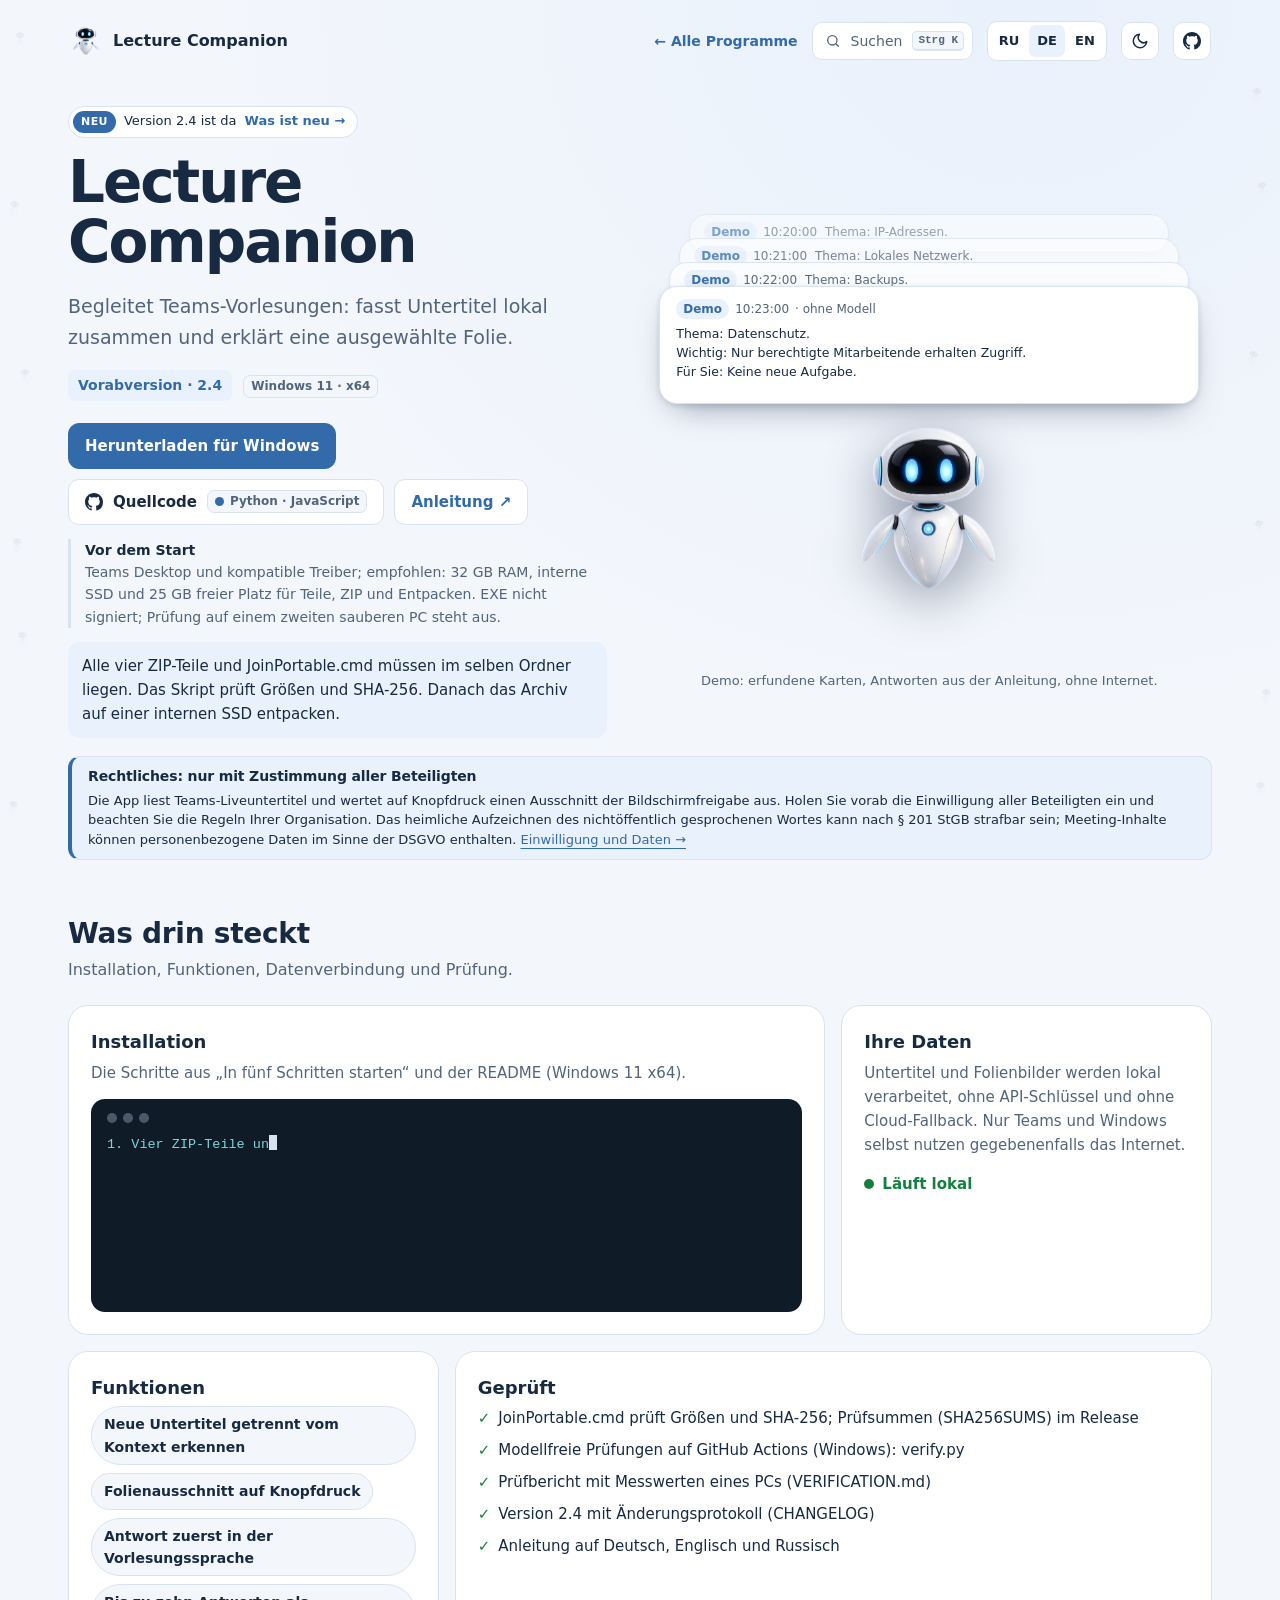
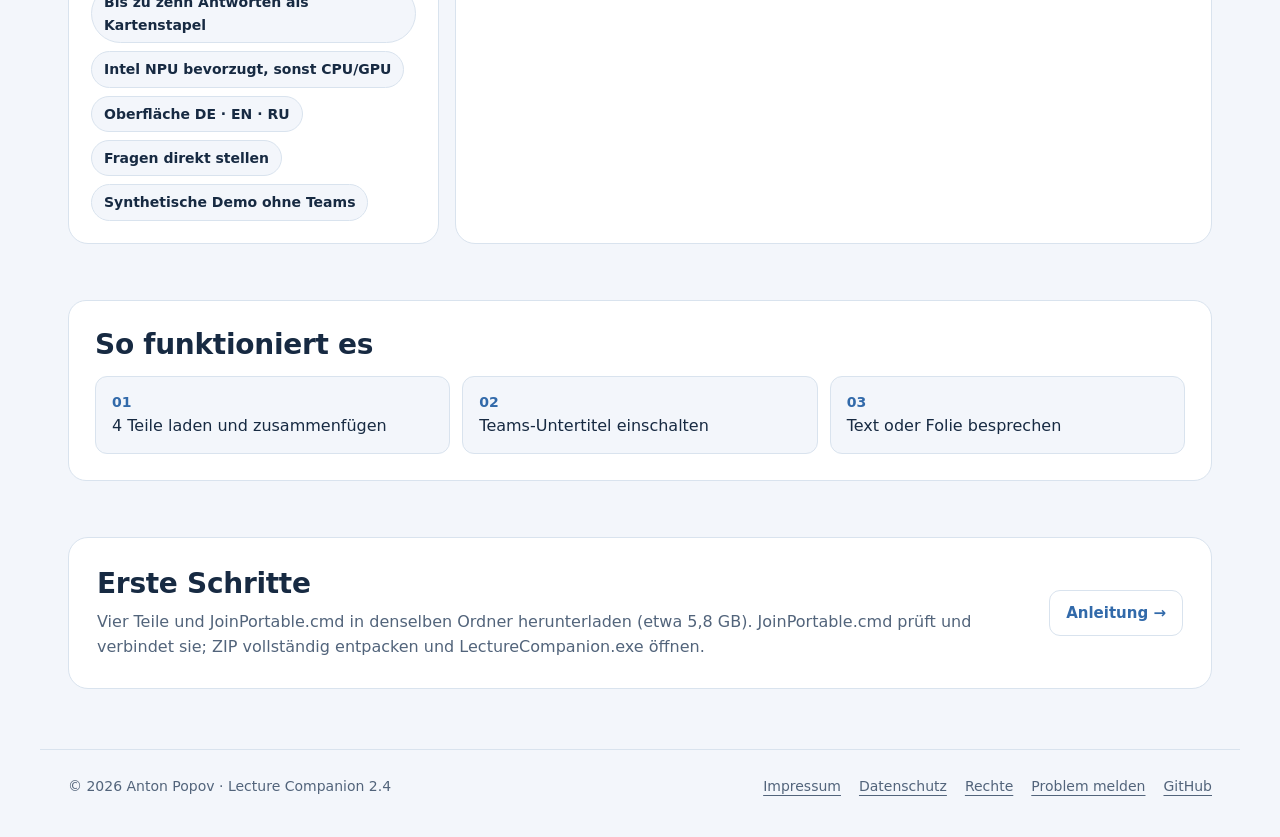
<file: index-de.html>
<!doctype html>
<html lang="de">
<head>
<meta charset="utf-8">
<meta name="viewport" content="width=device-width,initial-scale=1">
<script>location.replace('index.html'+location.hash)</script>
<meta http-equiv="refresh" content="0; url=index.html">
<link rel="canonical" href="https://popovantondev.github.io/LectureCompanion/index.html">
<meta name="robots" content="noindex">
<title>Lecture Companion — Weiterleitung</title>
</head>
<body>
<p>Diese Seite ist umgezogen: <a href="index.html">Lecture Companion — Startseite</a></p>
<p><a href="index-en.html" lang="en" hreflang="en">English</a> · <a href="index-ru.html" lang="ru" hreflang="ru">Русский</a></p>
</body>
</html>
</file>
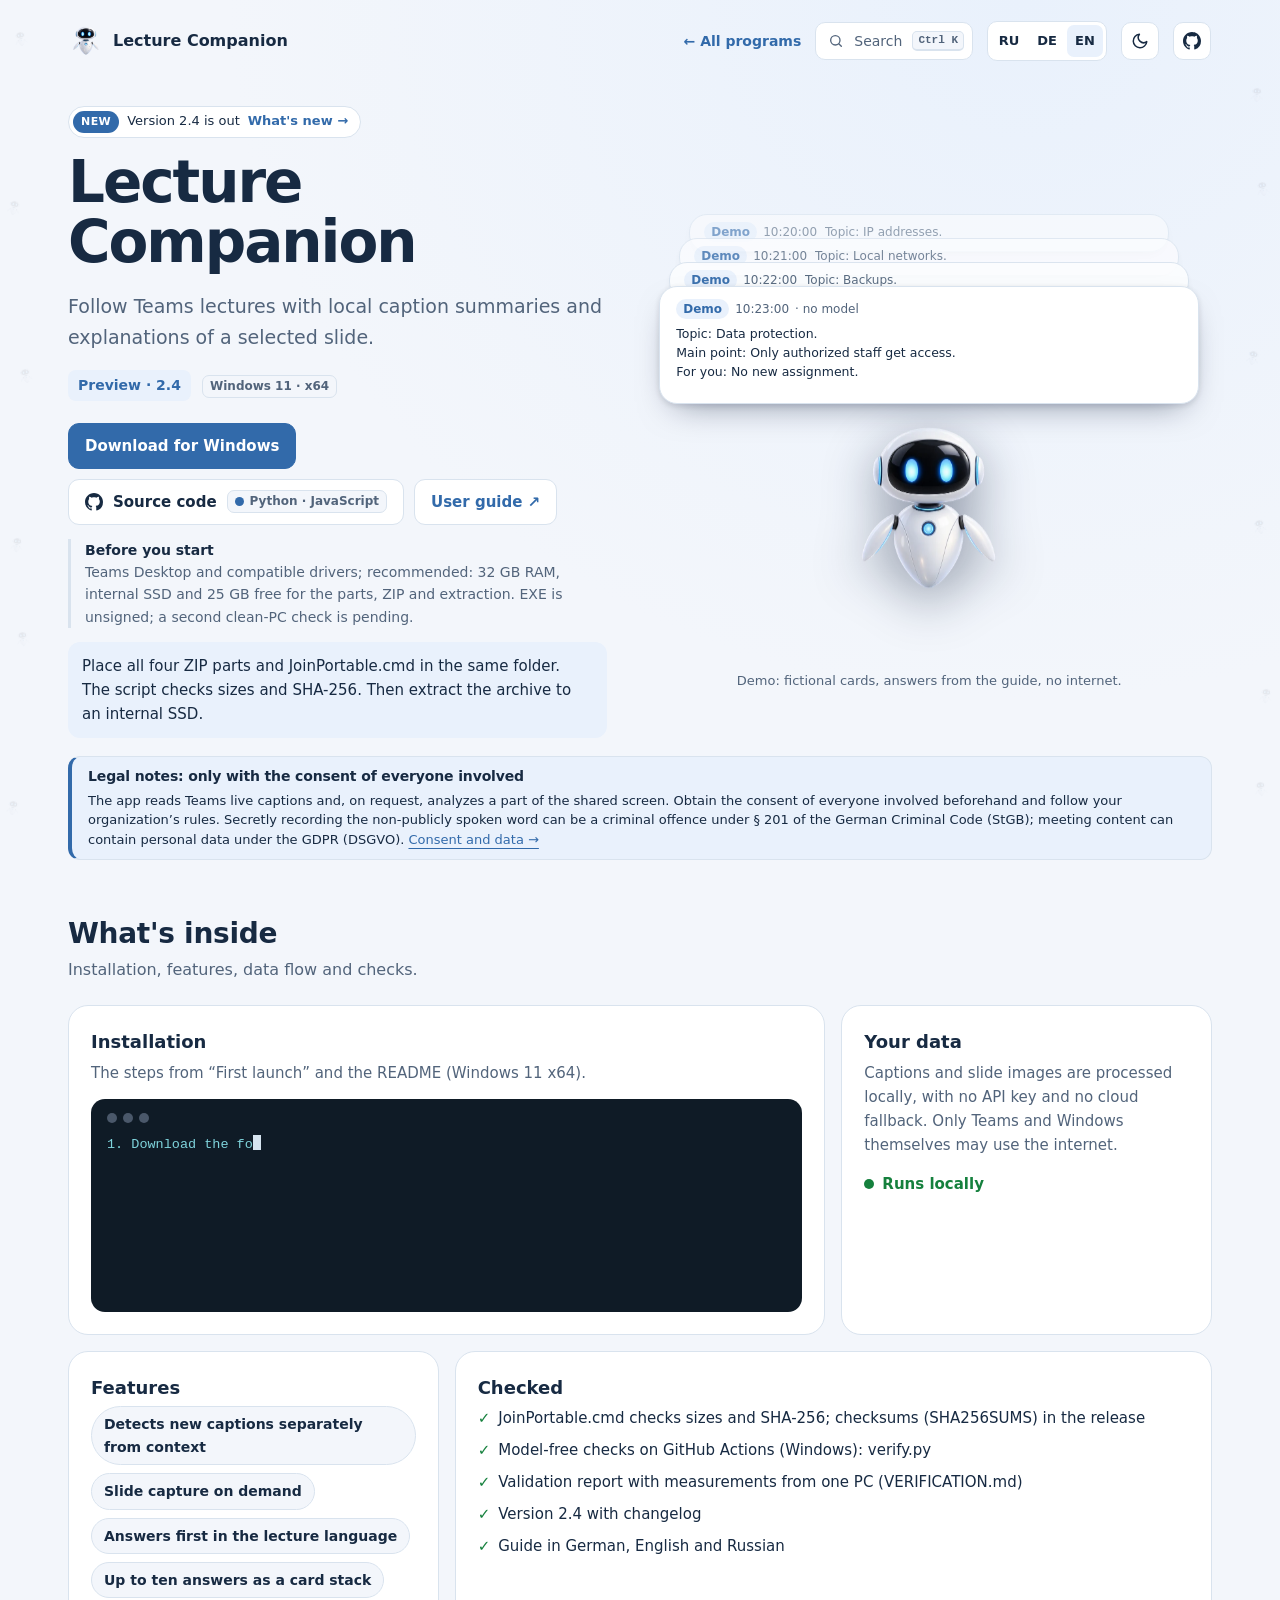
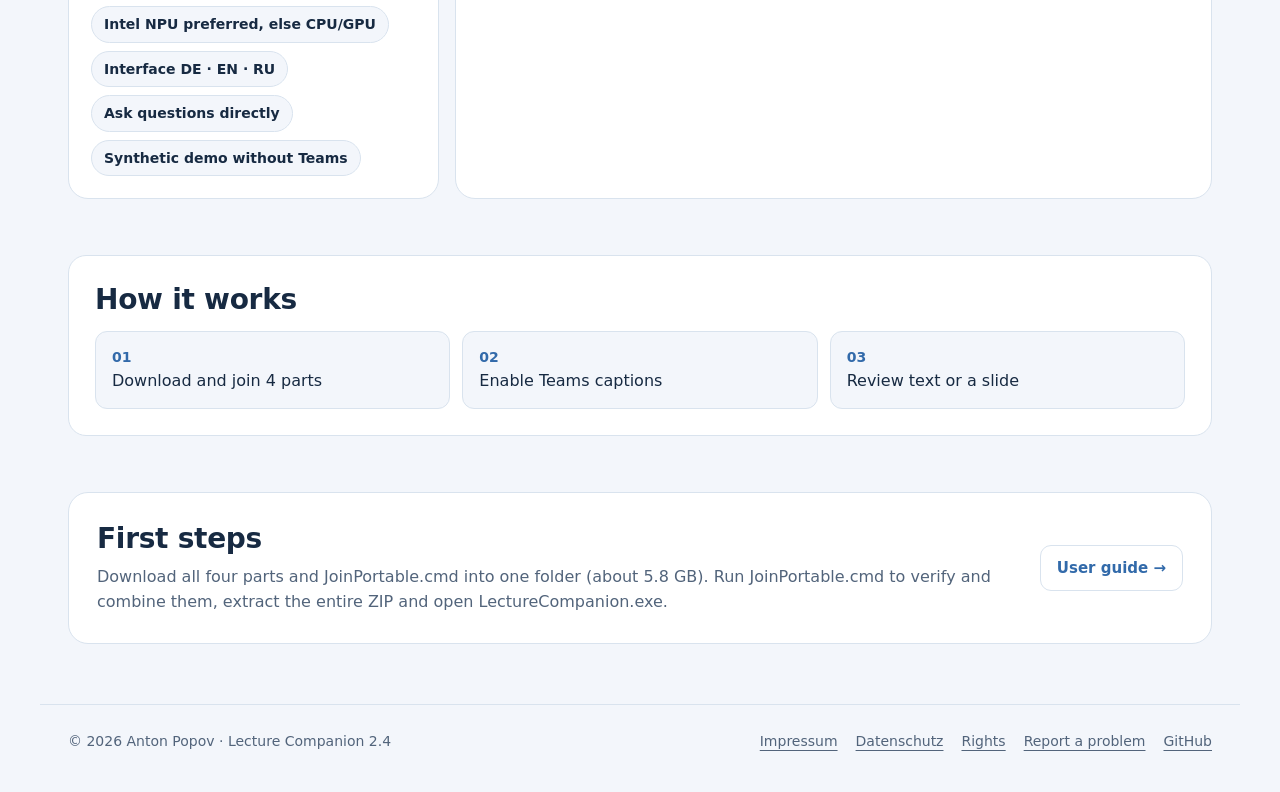
<file: index-en.html>
<!doctype html>
<html lang="en">
<head>
<meta charset="utf-8">
<meta name="viewport" content="width=device-width,initial-scale=1">
<meta name="color-scheme" content="light dark">
<meta name="description" content="Follow Teams lectures with local caption summaries and explanations of a selected slide.">
<title>Lecture Companion — Follow Teams lectures with local caption summaries and explanations of a selected slide</title>
<link rel="icon" href="presentation-icon.png">
<script src="assets/kit/kit-theme.js"></script><link rel="stylesheet" href="assets/kit/kit.css?v=2026.11.16-1"><script src="assets/kit/programs.js?v=2026.11.16-1" defer></script><script src="assets/kit/kit.js?v=2026.11.16-1" defer></script>
<link rel="stylesheet" href="presentation.css?v=2026.11.16-1">
<link rel="stylesheet" href="assets/robot.css?v=r8">
<script src="assets/robot.js?v=r7" defer></script>
</head>
<body class="ppk-page">
<a class="ppk-skip" href="#main">Skip to content</a>
<div class="ppk-nav-wrap" id="ppk-nav-wrap">
  <nav class="ppk-nav" aria-label="Main navigation">
    <a class="ppk-brand" href="index-en.html"><img src="presentation-icon.png" alt="" width="34" height="34"><span>Lecture Companion</span></a>
    <span class="ppk-spacer"></span>
    <a class="ppk-back" href="https://popovantondev.github.io/popovantondev/index-en.html">← All programs</a>
    <button class="ppk-search-btn" type="button" data-ppk-open-search aria-label="Search programs"><span>Search</span><kbd>Ctrl K</kbd></button>
    <div class="ppk-langs"><a href="index-ru.html" lang="ru" hreflang="ru">RU</a><a href="index.html" lang="de" hreflang="de">DE</a><a href="index-en.html" lang="en" hreflang="en" aria-current="page">EN</a></div>
    <button class="ppk-icon-btn ppk-theme-btn" type="button" data-ppk-theme aria-label="Switch colour scheme"></button>
    <a class="ppk-icon-btn ppk-gh-btn" href="https://github.com/popovantondev/LectureCompanion" aria-label="GitHub"></a>
  </nav>
</div>
<main class="ppk-shell" id="main">
<div class="ppk-hero">
<div>
<a class="ppk-pill" href="https://github.com/popovantondev/LectureCompanion/releases/tag/v2.4"><span class="ppk-new">NEW</span><span>Version 2.4 is out</span> <span class="ppk-more">What&#x27;s new →</span></a>
<h1>Lecture Companion</h1>
<p class="ppk-lead">Follow Teams lectures with local caption summaries and explanations of a selected slide.</p>
<span class="ppk-status">Preview · 2.4</span> <span class="ppk-chip ppk-meta-chip">Windows 11 · x64</span>
<div class="ppk-actions">
<a class="ppk-btn ppk-btn-primary" href="https://github.com/popovantondev/LectureCompanion/releases/tag/v2.4">Download for Windows</a>
<a class="ppk-btn ppk-btn-gh" href="https://github.com/popovantondev/LectureCompanion">Source code <span class="ppk-chip"><i class="ppk-dot"></i>Python · JavaScript</span></a>
<a class="ppk-btn" href="Guide-en.html">User guide ↗</a>
</div>
<p class="ppk-requirements"><strong>Before you start</strong>Teams Desktop and compatible drivers; recommended: 32 GB RAM, internal SSD and 25 GB free for the parts, ZIP and extraction. EXE is unsigned; a second clean-PC check is pending.</p>
<p class="ppk-notice">Place all four ZIP parts and JoinPortable.cmd in the same folder. The script checks sizes and SHA-256. Then extract the archive to an internal SSD.</p>
</div>
<figure class="robot-preview">
<div class="robot-stage robot-dock" data-robot data-robot-mode="dock" data-guide="Guide-en.html" data-demo-tag="Demo" data-demo-meta="no model">
<div class="robot-stack" role="group" aria-label="Robot demo answers (fictional)">
<article class="robot-demo-card is-back" style="--d:3"><p class="robot-meta"><span class="robot-tag">Demo</span><span>10:20:00</span><span class="robot-meta-extra"> · no model</span></p><p class="robot-text">Topic: IP addresses.</p></article>
<article class="robot-demo-card is-back" style="--d:2"><p class="robot-meta"><span class="robot-tag">Demo</span><span>10:21:00</span><span class="robot-meta-extra"> · no model</span></p><p class="robot-text">Topic: Local networks.</p></article>
<article class="robot-demo-card is-back" style="--d:1"><p class="robot-meta"><span class="robot-tag">Demo</span><span>10:22:00</span><span class="robot-meta-extra"> · no model</span></p><p class="robot-text">Topic: Backups.</p></article>
<article class="robot-demo-card"><p class="robot-meta"><span class="robot-tag">Demo</span><span>10:23:00</span><span class="robot-meta-extra"> · no model</span></p><p class="robot-text">Topic: Data protection. <br>Main point: Only authorized staff get access. <br>For you: No new assignment.</p></article>
</div>
<img src="assets/robot-companion.webp" width="540" height="591" alt="Lecture Companion robot" decoding="async" fetchpriority="high">
</div>
<figcaption>Demo: fictional cards, answers from the guide, no internet.</figcaption>
</figure>
</div>

<aside class="ppk-legal ppk-section" id="rechtliches" aria-labelledby="legal-title">
<h2 id="legal-title">Legal notes: only with the consent of everyone involved</h2>
<p>The app reads Teams live captions and, on request, analyzes a part of the shared screen. Obtain the consent of everyone involved beforehand and follow your organization’s rules. Secretly recording the non-publicly spoken word can be a criminal offence under § 201 of the German Criminal Code (StGB); meeting content can contain personal data under the GDPR (DSGVO). <a href="Guide-en.html#rechtliches">Consent and data →</a></p>
</aside>

<section class="ppk-bento-section ppk-section ppk-reveal">
<h2>What&#x27;s inside</h2>
<p class="ppk-sub">Installation, features, data flow and checks.</p>
<div class="ppk-bento">
<div class="ppk-tile ppk-wide"><h3>Installation</h3><p>The steps from “First launch” and the README (Windows 11 x64).</p><div class="ppk-term" role="group" aria-label="Installation"><div class="ppk-term-bar"><i></i><i></i><i></i></div><div class="ppk-term-out"><div class="ppk-ps">1. Download the four ZIP parts and JoinPortable.cmd from the release page into one folder (about 5.8 GB)</div><div class="ppk-ps">2. Double-click JoinPortable.cmd: it checks sizes and SHA-256 and installs nothing</div><div class="ppk-ps">3. Extract the resulting ZIP completely to an internal SSD</div><div class="ppk-ps">4. Start LectureCompanion.exe (the first start can take a while)</div><div class="ppk-ok">5. Turn on live captions in Teams</div><div class="ppk-dim">   Try it without Teams: LectureCompanionDemo.exe</div></div></div></div>
<div class="ppk-tile"><h3>Your data</h3><p>Captions and slide images are processed locally, with no API key and no cloud fallback. Only Teams and Windows themselves may use the internet.</p><span class="ppk-live">Runs locally</span></div>
<div class="ppk-tile"><h3>Features</h3><div class="ppk-chips"><span>Detects new captions separately from context</span><span>Slide capture on demand</span><span>Answers first in the lecture language</span><span>Up to ten answers as a card stack</span><span>Intel NPU preferred, else CPU/GPU</span><span>Interface DE · EN · RU</span><span>Ask questions directly</span><span>Synthetic demo without Teams</span></div></div>
<div class="ppk-tile ppk-wide"><h3>Checked</h3><ul class="ppk-checks"><li>JoinPortable.cmd checks sizes and SHA-256; checksums (SHA256SUMS) in the release</li><li>Model-free checks on GitHub Actions (Windows): verify.py</li><li>Validation report with measurements from one PC (VERIFICATION.md)</li><li>Version 2.4 with changelog</li><li>Guide in German, English and Russian</li></ul></div>
</div>
</section>

<section class="ppk-section ppk-process ppk-reveal" aria-labelledby="process-title">
<h2 id="process-title">How it works</h2>
<ol class="ppk-flow"><li>Download and join 4 parts</li><li>Enable Teams captions</li><li>Review text or a slide</li></ol>
</section>

<section class="ppk-section ppk-start ppk-reveal">
<div><h2>First steps</h2><p>Download all four parts and JoinPortable.cmd into one folder (about 5.8 GB). Run JoinPortable.cmd to verify and combine them, extract the entire ZIP and open LectureCompanion.exe.</p></div>
<div class="ppk-actions"><a class="ppk-btn" href="Guide-en.html">User guide →</a></div>
</section>
</main>
<footer class="ppk-footer">
<span>© 2026 Anton Popov · Lecture Companion 2.4</span>
<nav aria-label="Legal"><a href="https://popovantondev.github.io/popovantondev/impressum.html">Impressum</a><a href="https://popovantondev.github.io/popovantondev/datenschutz.html">Datenschutz</a><a href="https://github.com/popovantondev/LectureCompanion/blob/main/LICENSE">Rights</a><a href="https://github.com/popovantondev/LectureCompanion/issues/new/choose">Report a problem</a><a href="https://github.com/popovantondev/LectureCompanion">GitHub</a></nav>
</footer>
</body>
</html>
</file>
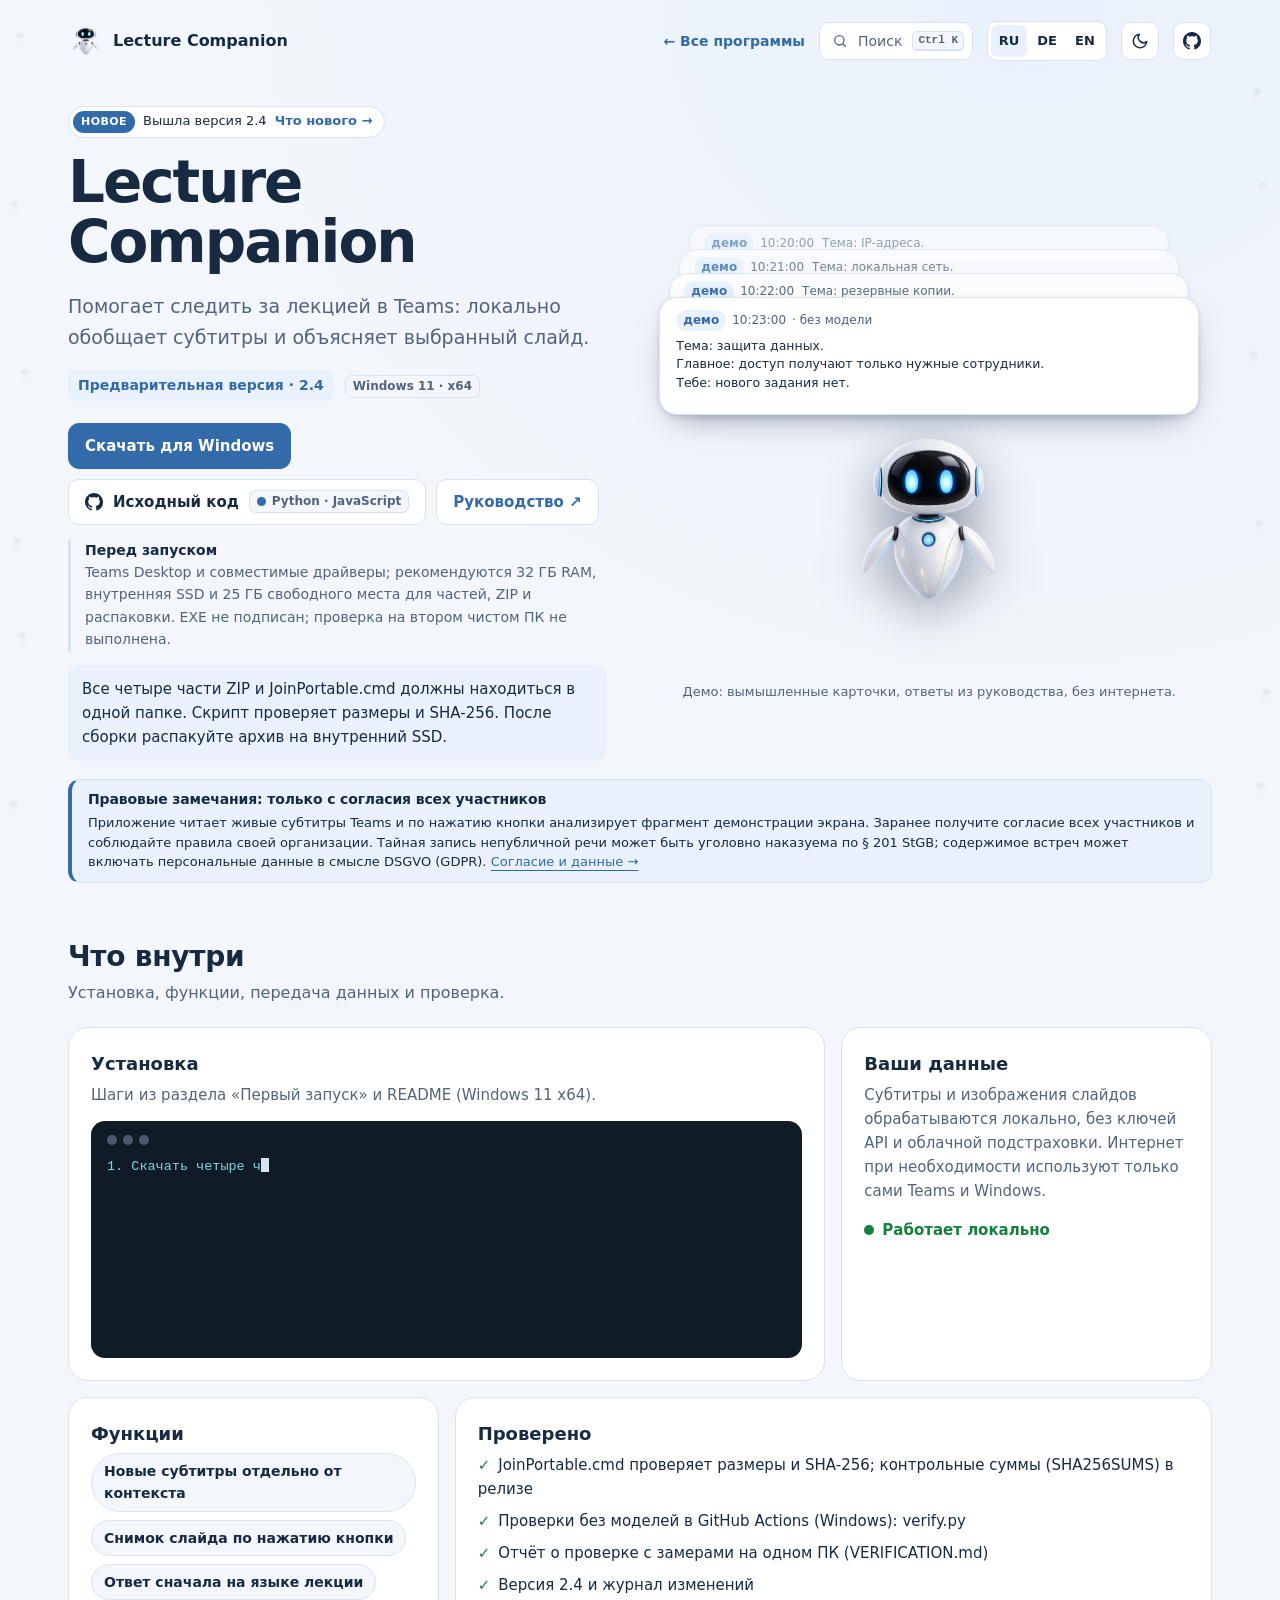
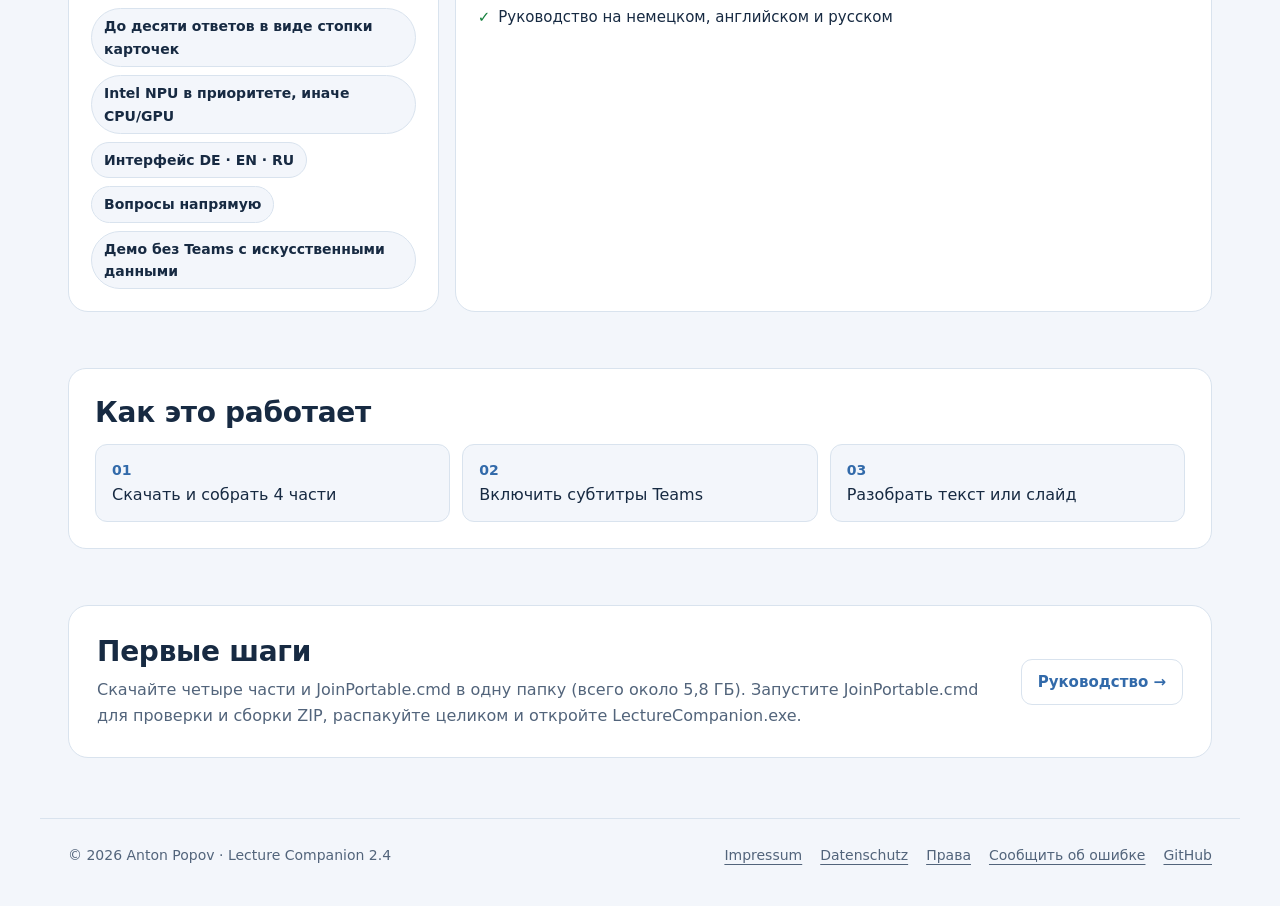
<file: index-ru.html>
<!doctype html>
<html lang="ru">
<head>
<meta charset="utf-8">
<meta name="viewport" content="width=device-width,initial-scale=1">
<meta name="color-scheme" content="light dark">
<meta name="description" content="Помогает следить за лекцией в Teams: локально обобщает субтитры и объясняет выбранный слайд.">
<title>Lecture Companion — Помогает следить за лекцией в Teams: локально обобщает субтитры и объясняет выбранный слайд</title>
<link rel="icon" href="presentation-icon.png">
<script src="assets/kit/kit-theme.js"></script><link rel="stylesheet" href="assets/kit/kit.css?v=2026.11.16-1"><script src="assets/kit/programs.js?v=2026.11.16-1" defer></script><script src="assets/kit/kit.js?v=2026.11.16-1" defer></script>
<link rel="stylesheet" href="presentation.css?v=2026.11.16-1">
<link rel="stylesheet" href="assets/robot.css?v=r8">
<script src="assets/robot.js?v=r7" defer></script>
</head>
<body class="ppk-page">
<a class="ppk-skip" href="#main">К содержимому</a>
<div class="ppk-nav-wrap" id="ppk-nav-wrap">
  <nav class="ppk-nav" aria-label="Основная навигация">
    <a class="ppk-brand" href="index-ru.html"><img src="presentation-icon.png" alt="" width="34" height="34"><span>Lecture Companion</span></a>
    <span class="ppk-spacer"></span>
    <a class="ppk-back" href="https://popovantondev.github.io/popovantondev/index-ru.html">← Все программы</a>
    <button class="ppk-search-btn" type="button" data-ppk-open-search aria-label="Поиск по программам"><span>Поиск</span><kbd>Ctrl K</kbd></button>
    <div class="ppk-langs"><a href="index-ru.html" lang="ru" hreflang="ru" aria-current="page">RU</a><a href="index.html" lang="de" hreflang="de">DE</a><a href="index-en.html" lang="en" hreflang="en">EN</a></div>
    <button class="ppk-icon-btn ppk-theme-btn" type="button" data-ppk-theme aria-label="Сменить тему"></button>
    <a class="ppk-icon-btn ppk-gh-btn" href="https://github.com/popovantondev/LectureCompanion" aria-label="GitHub"></a>
  </nav>
</div>
<main class="ppk-shell" id="main">
<div class="ppk-hero">
<div>
<a class="ppk-pill" href="https://github.com/popovantondev/LectureCompanion/releases/tag/v2.4"><span class="ppk-new">НОВОЕ</span><span>Вышла версия 2.4</span> <span class="ppk-more">Что нового →</span></a>
<h1>Lecture Companion</h1>
<p class="ppk-lead">Помогает следить за лекцией в Teams: локально обобщает субтитры и объясняет выбранный слайд.</p>
<span class="ppk-status">Предварительная версия · 2.4</span> <span class="ppk-chip ppk-meta-chip">Windows 11 · x64</span>
<div class="ppk-actions">
<a class="ppk-btn ppk-btn-primary" href="https://github.com/popovantondev/LectureCompanion/releases/tag/v2.4">Скачать для Windows</a>
<a class="ppk-btn ppk-btn-gh" href="https://github.com/popovantondev/LectureCompanion">Исходный код <span class="ppk-chip"><i class="ppk-dot"></i>Python · JavaScript</span></a>
<a class="ppk-btn" href="Guide-ru.html">Руководство ↗</a>
</div>
<p class="ppk-requirements"><strong>Перед запуском</strong>Teams Desktop и совместимые драйверы; рекомендуются 32 ГБ RAM, внутренняя SSD и 25 ГБ свободного места для частей, ZIP и распаковки. EXE не подписан; проверка на втором чистом ПК не выполнена.</p>
<p class="ppk-notice">Все четыре части ZIP и JoinPortable.cmd должны находиться в одной папке. Скрипт проверяет размеры и SHA-256. После сборки распакуйте архив на внутренний SSD.</p>
</div>
<figure class="robot-preview">
<div class="robot-stage robot-dock" data-robot data-robot-mode="dock" data-guide="Guide-ru.html" data-demo-tag="демо" data-demo-meta="без модели">
<div class="robot-stack" role="group" aria-label="Демо-ответы робота (вымышленные)">
<article class="robot-demo-card is-back" style="--d:3"><p class="robot-meta"><span class="robot-tag">демо</span><span>10:20:00</span><span class="robot-meta-extra"> · без модели</span></p><p class="robot-text">Тема: IP-адреса.</p></article>
<article class="robot-demo-card is-back" style="--d:2"><p class="robot-meta"><span class="robot-tag">демо</span><span>10:21:00</span><span class="robot-meta-extra"> · без модели</span></p><p class="robot-text">Тема: локальная сеть.</p></article>
<article class="robot-demo-card is-back" style="--d:1"><p class="robot-meta"><span class="robot-tag">демо</span><span>10:22:00</span><span class="robot-meta-extra"> · без модели</span></p><p class="robot-text">Тема: резервные копии.</p></article>
<article class="robot-demo-card"><p class="robot-meta"><span class="robot-tag">демо</span><span>10:23:00</span><span class="robot-meta-extra"> · без модели</span></p><p class="robot-text">Тема: защита данных. <br>Главное: доступ получают только нужные сотрудники. <br>Тебе: нового задания нет.</p></article>
</div>
<img src="assets/robot-companion.webp" width="540" height="591" alt="Робот Lecture Companion" decoding="async" fetchpriority="high">
</div>
<figcaption>Демо: вымышленные карточки, ответы из руководства, без интернета.</figcaption>
</figure>
</div>

<aside class="ppk-legal ppk-section" id="rechtliches" aria-labelledby="legal-title">
<h2 id="legal-title">Правовые замечания: только с согласия всех участников</h2>
<p>Приложение читает живые субтитры Teams и по нажатию кнопки анализирует фрагмент демонстрации экрана. Заранее получите согласие всех участников и соблюдайте правила своей организации. Тайная запись непубличной речи может быть уголовно наказуема по § 201 StGB; содержимое встреч может включать персональные данные в смысле DSGVO (GDPR). <a href="Guide-ru.html#rechtliches">Согласие и данные →</a></p>
</aside>

<section class="ppk-bento-section ppk-section ppk-reveal">
<h2>Что внутри</h2>
<p class="ppk-sub">Установка, функции, передача данных и проверка.</p>
<div class="ppk-bento">
<div class="ppk-tile ppk-wide"><h3>Установка</h3><p>Шаги из раздела «Первый запуск» и README (Windows 11 x64).</p><div class="ppk-term" role="group" aria-label="Установка"><div class="ppk-term-bar"><i></i><i></i><i></i></div><div class="ppk-term-out"><div class="ppk-ps">1. Скачать четыре части ZIP и JoinPortable.cmd со страницы выпуска в одну папку (около 5,8 ГБ)</div><div class="ppk-ps">2. Дважды щёлкнуть JoinPortable.cmd: он проверяет размеры и SHA-256, ничего не устанавливает</div><div class="ppk-ps">3. Распаковать полученный ZIP целиком на внутренний SSD</div><div class="ppk-ps">4. Запустить LectureCompanion.exe (первый запуск может быть долгим)</div><div class="ppk-ok">5. Включить в Teams живые субтитры</div><div class="ppk-dim">   Попробовать без Teams: LectureCompanionDemo.exe</div></div></div></div>
<div class="ppk-tile"><h3>Ваши данные</h3><p>Субтитры и изображения слайдов обрабатываются локально, без ключей API и облачной подстраховки. Интернет при необходимости используют только сами Teams и Windows.</p><span class="ppk-live">Работает локально</span></div>
<div class="ppk-tile"><h3>Функции</h3><div class="ppk-chips"><span>Новые субтитры отдельно от контекста</span><span>Снимок слайда по нажатию кнопки</span><span>Ответ сначала на языке лекции</span><span>До десяти ответов в виде стопки карточек</span><span>Intel NPU в приоритете, иначе CPU/GPU</span><span>Интерфейс DE · EN · RU</span><span>Вопросы напрямую</span><span>Демо без Teams с искусственными данными</span></div></div>
<div class="ppk-tile ppk-wide"><h3>Проверено</h3><ul class="ppk-checks"><li>JoinPortable.cmd проверяет размеры и SHA-256; контрольные суммы (SHA256SUMS) в релизе</li><li>Проверки без моделей в GitHub Actions (Windows): verify.py</li><li>Отчёт о проверке с замерами на одном ПК (VERIFICATION.md)</li><li>Версия 2.4 и журнал изменений</li><li>Руководство на немецком, английском и русском</li></ul></div>
</div>
</section>

<section class="ppk-section ppk-process ppk-reveal" aria-labelledby="process-title">
<h2 id="process-title">Как это работает</h2>
<ol class="ppk-flow"><li>Скачать и собрать 4 части</li><li>Включить субтитры Teams</li><li>Разобрать текст или слайд</li></ol>
</section>

<section class="ppk-section ppk-start ppk-reveal">
<div><h2>Первые шаги</h2><p>Скачайте четыре части и JoinPortable.cmd в одну папку (всего около 5,8 ГБ). Запустите JoinPortable.cmd для проверки и сборки ZIP, распакуйте целиком и откройте LectureCompanion.exe.</p></div>
<div class="ppk-actions"><a class="ppk-btn" href="Guide-ru.html">Руководство →</a></div>
</section>
</main>
<footer class="ppk-footer">
<span>© 2026 Anton Popov · Lecture Companion 2.4</span>
<nav aria-label="Правовая информация"><a href="https://popovantondev.github.io/popovantondev/impressum.html">Impressum</a><a href="https://popovantondev.github.io/popovantondev/datenschutz.html">Datenschutz</a><a href="https://github.com/popovantondev/LectureCompanion/blob/main/LICENSE">Права</a><a href="https://github.com/popovantondev/LectureCompanion/issues/new/choose">Сообщить об ошибке</a><a href="https://github.com/popovantondev/LectureCompanion">GitHub</a></nav>
</footer>
</body>
</html>
</file>
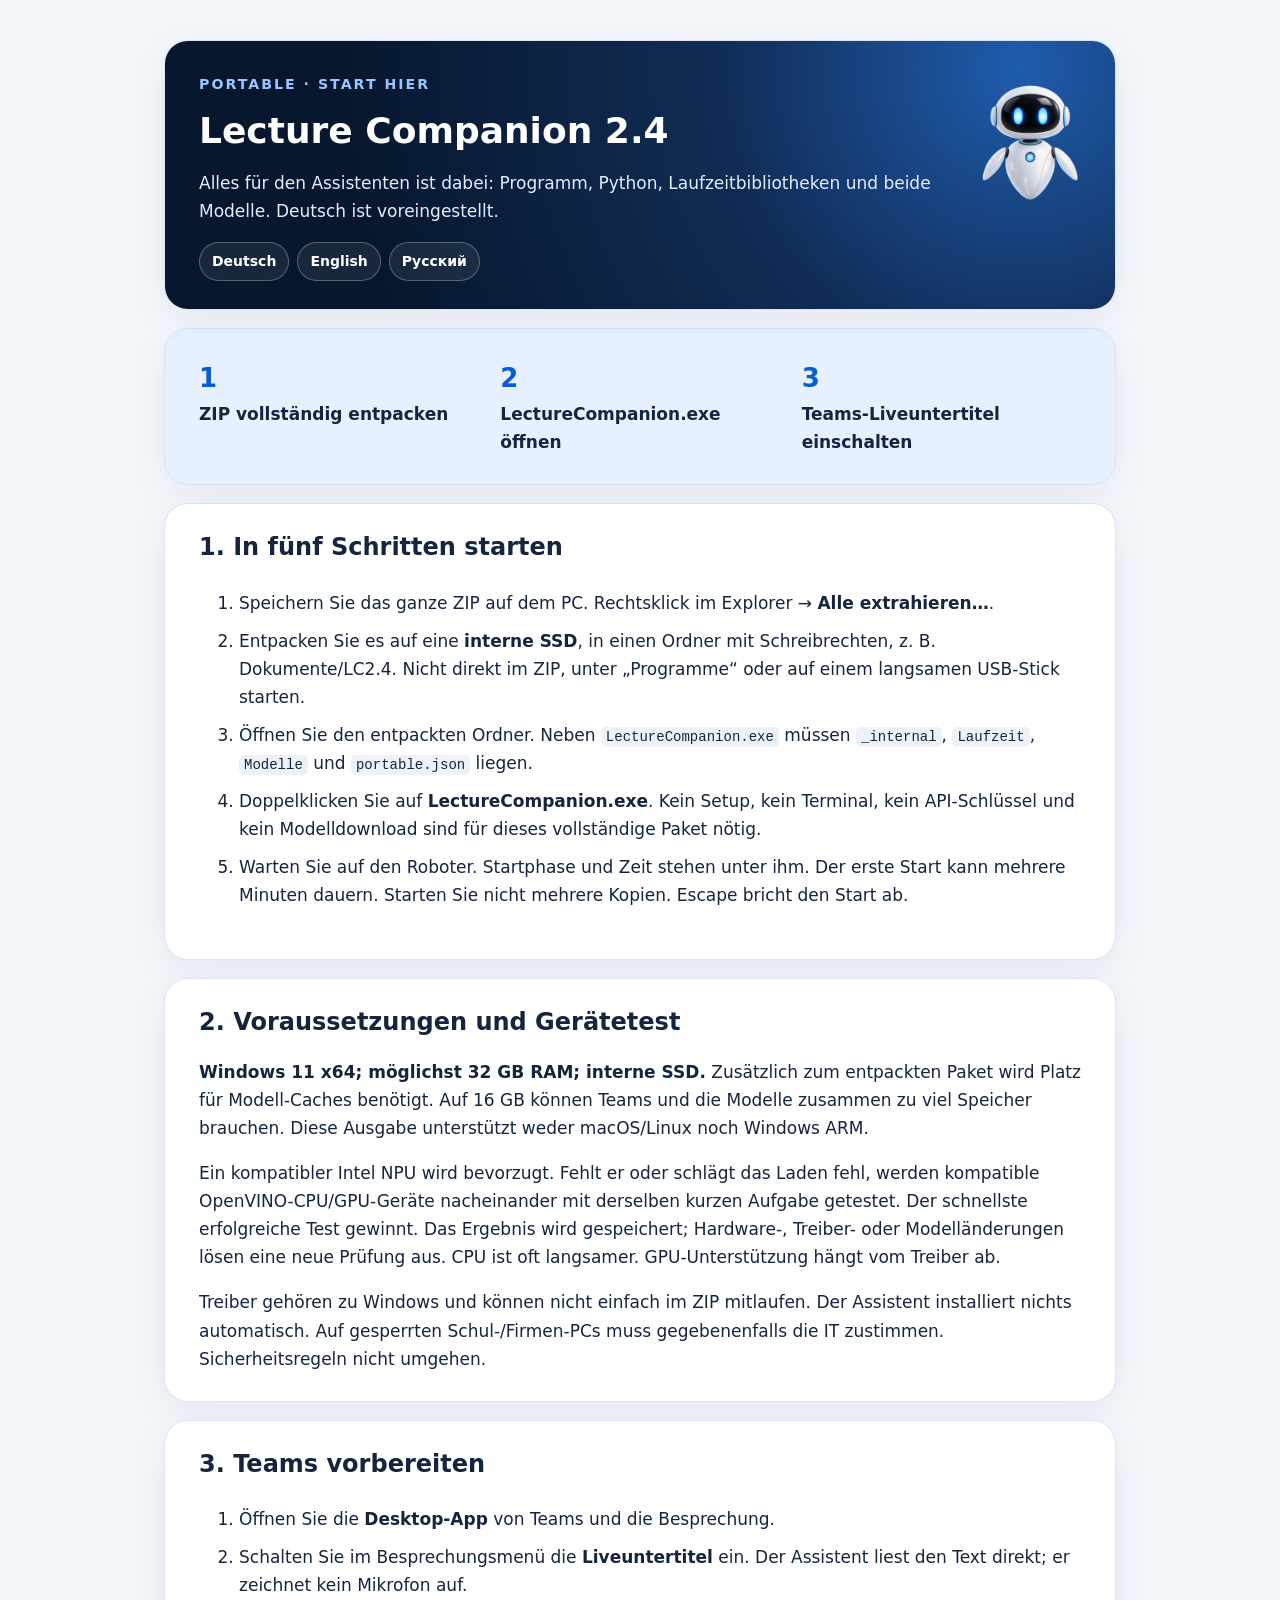
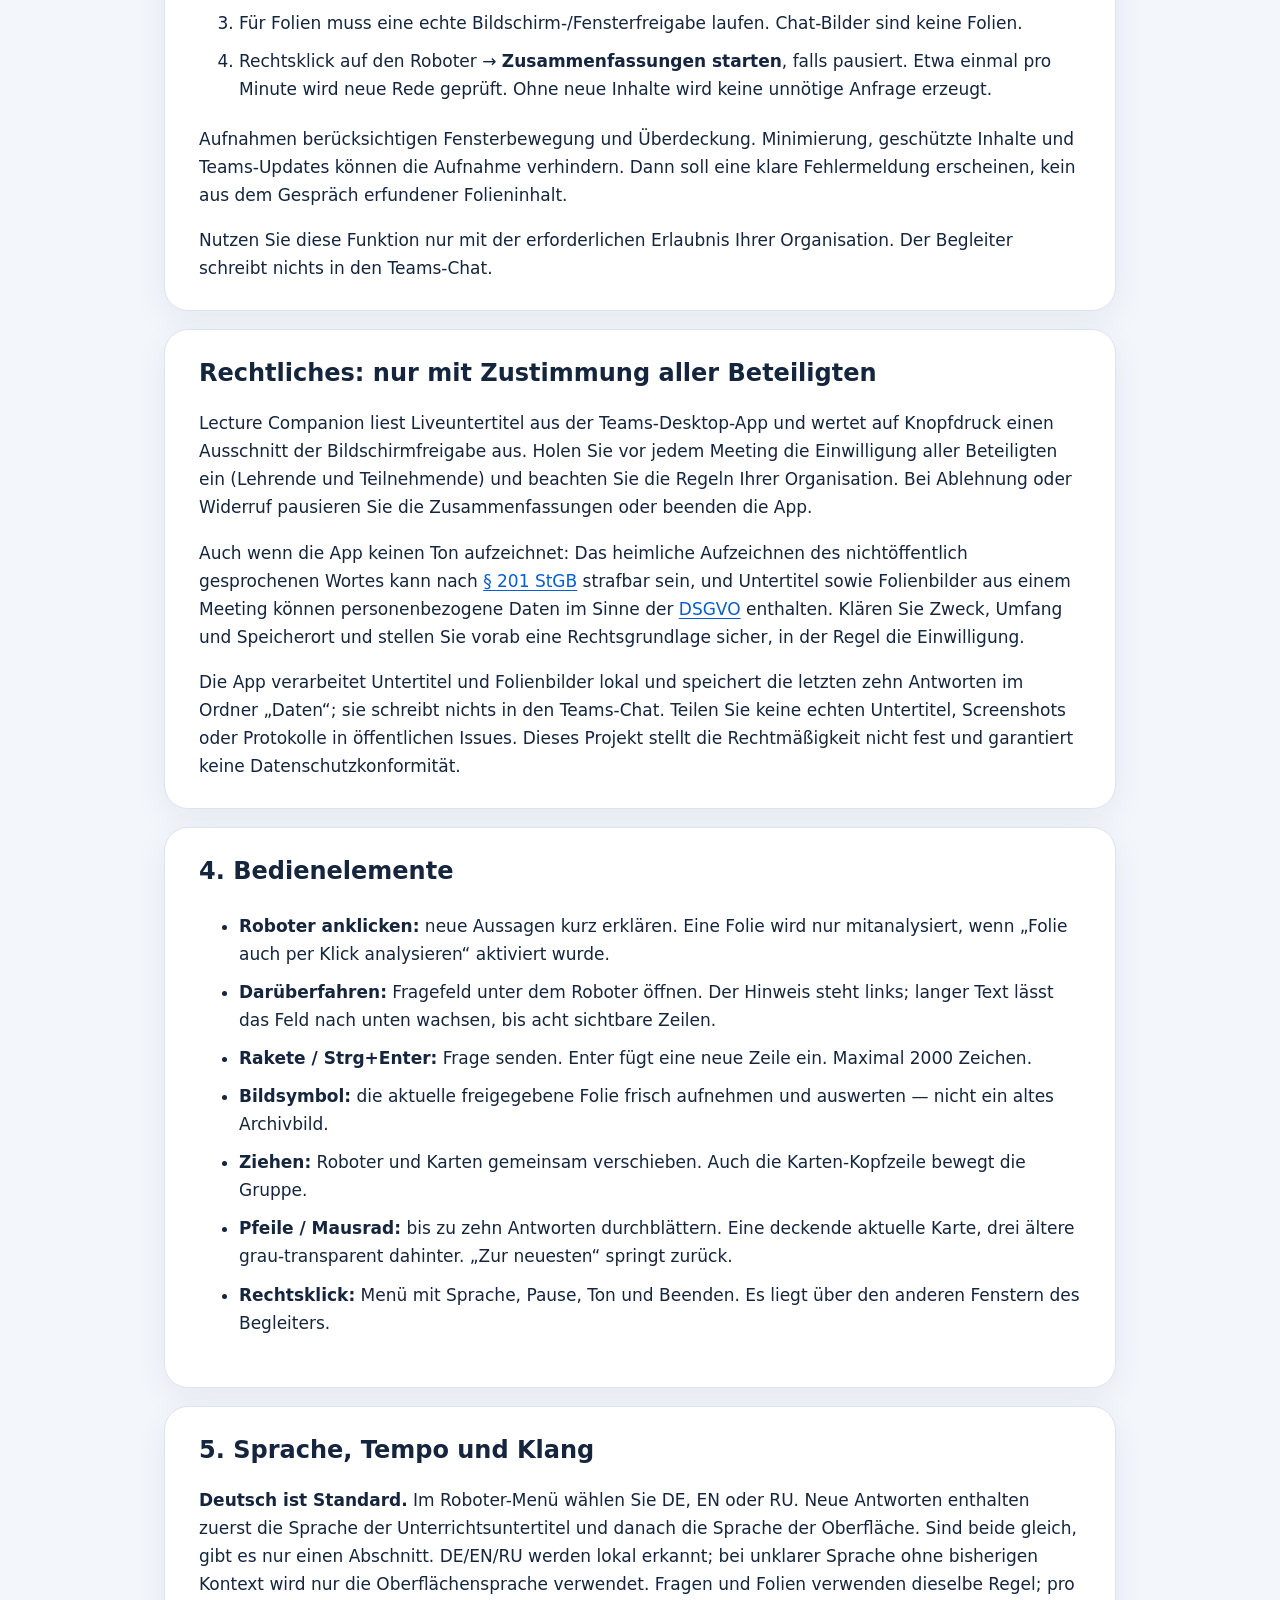
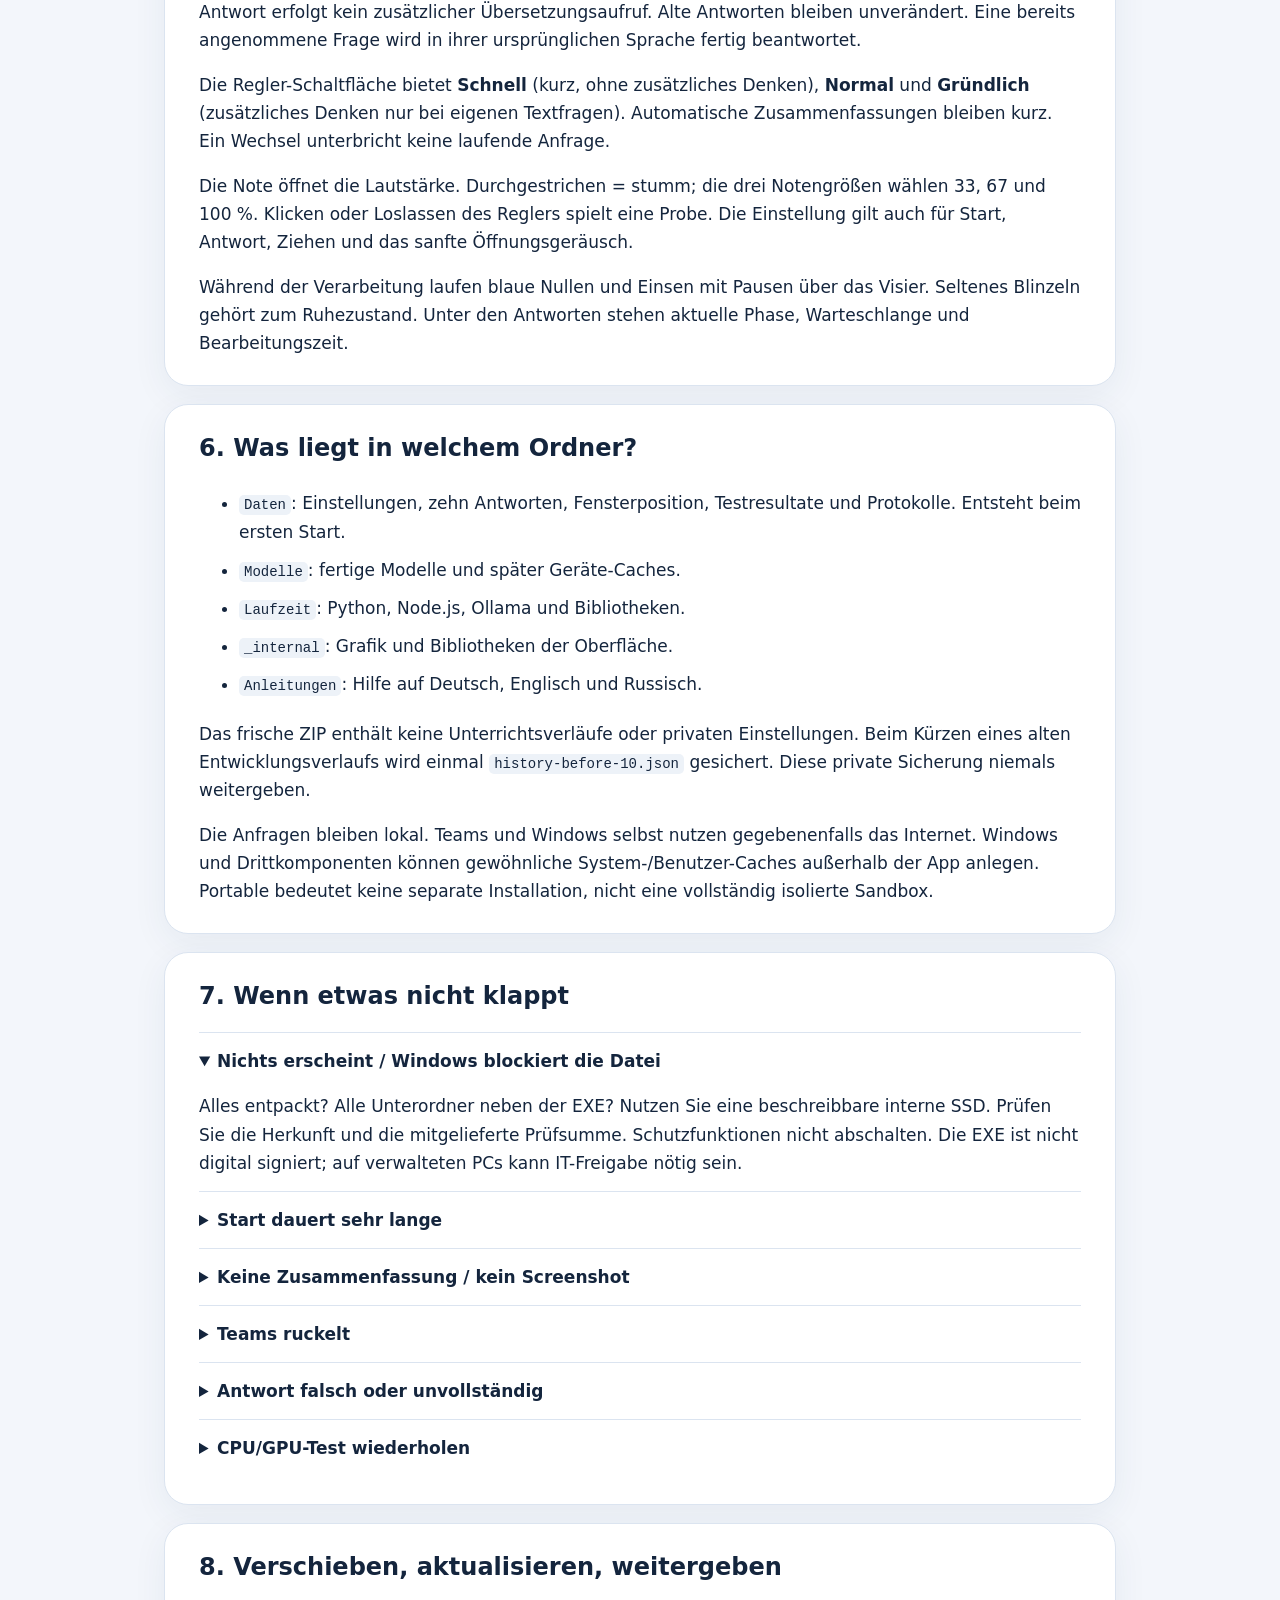
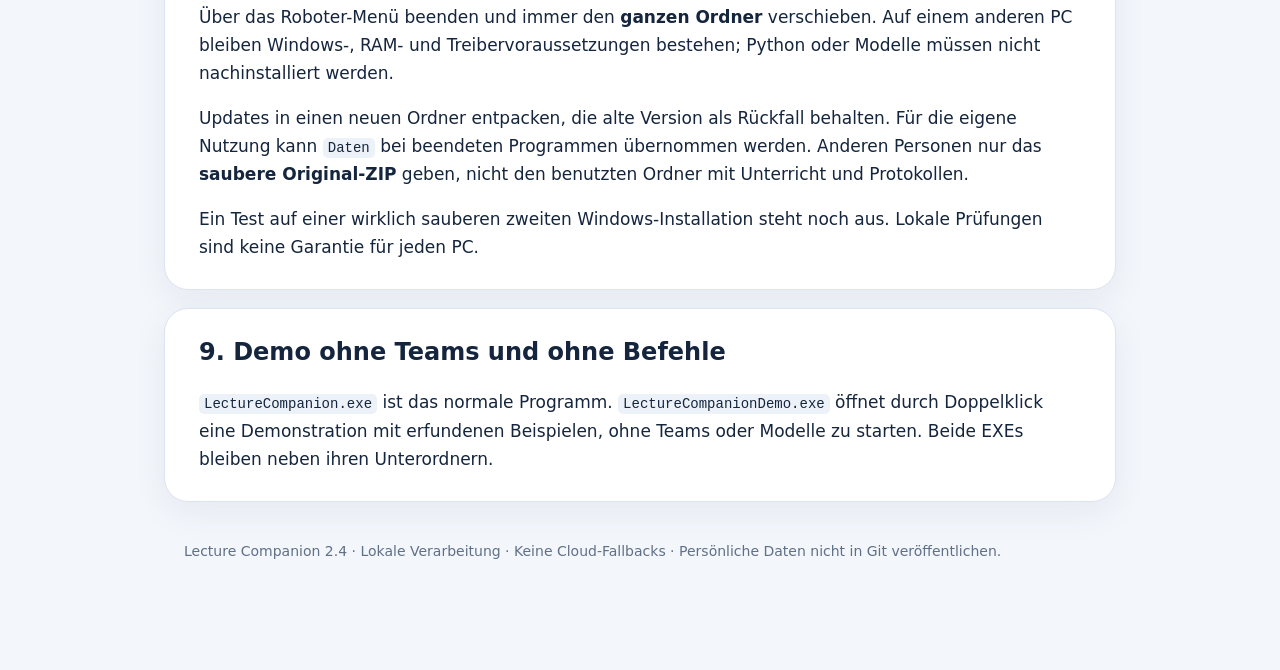
<file: START_HIER.html>
<!doctype html>
<html lang="de"><head><meta charset="utf-8"><meta name="viewport" content="width=device-width,initial-scale=1"><title>Lecture Companion 2.4 — PORTABLE · START HIER</title><style>:root{--ink:#14253d;--muted:#607087;--line:#dbe4f0;--blue:#075dd1;--panel:#fff;--canvas:#f3f6fb}
*{box-sizing:border-box}
body{margin:0;background:var(--canvas);color:var(--ink);font:17px/1.65 system-ui,'Segoe UI',sans-serif}
main{max-width:1000px;margin:40px auto;padding:0 24px 48px}
header,section,.quick{background:var(--panel);border:1px solid var(--line);border-radius:24px;padding:28px 34px;margin:18px 0;box-shadow:0 10px 35px #203f6010}
header{position:relative;padding-right:165px;background:radial-gradient(circle at 90% 10%,#1f5cad 0,#102c55 34%,#07172e 76%);color:#fff}
header p{color:#e2edff}
header img{position:absolute;right:22px;top:35px;width:125px}
h1{font-size:36px;line-height:1.2;margin:12px 0}
h2{font-size:24px;line-height:1.3;margin-top:0}
nav{display:flex;gap:8px;flex-wrap:wrap}
nav a{padding:7px 12px;border:1px solid #ffffff45;border-radius:999px;background:#ffffff12;color:#fff;text-decoration:none;font-size:14px;font-weight:650}
a{color:#075dd1;text-underline-offset:3px}
small{letter-spacing:2px;color:#9bc5ff;font-weight:650}
.quick{display:grid;grid-template-columns:repeat(3,1fr);gap:22px;background:#e6f0ff;font-weight:600}
.num{display:block;color:#075dd1;font-size:26px}
li{padding:5px 0}
code{background:#edf2f8;border-radius:5px;padding:2px 5px;overflow-wrap:anywhere;font-size:14px}
details{padding:14px 0;border-top:1px solid #dbe4f0}
summary{cursor:pointer;font-weight:600}
footer{color:#607087;font-size:14px;padding:20px}
p:last-child{margin-bottom:0}
@media(max-width:700px){header{padding-right:28px}header img{display:none}.quick{grid-template-columns:1fr}main{padding:0 12px}header,section{padding:24px}}
@media print{body{background:white}main{margin:0;max-width:none}header,section,.quick{box-shadow:none;break-inside:avoid}nav{display:none}details>*{display:block}}</style></head><body><main><header><img src="assets/companion.png" alt="Lecture Companion"><small>PORTABLE · START HIER</small><h1>Lecture Companion 2.4</h1><p>Alles für den Assistenten ist dabei: Programm, Python, Laufzeitbibliotheken und beide Modelle. Deutsch ist voreingestellt.</p><nav><a href="Anleitungen/Deutsch.html">Deutsch</a><a href="Anleitungen/English.html">English</a><a href="Anleitungen/Russisch.html">Русский</a></nav></header><div class="quick"><div><span class="num">1</span>ZIP vollständig entpacken</div><div><span class="num">2</span>LectureCompanion.exe öffnen</div><div><span class="num">3</span>Teams-Liveuntertitel einschalten</div></div><section><h2>1. In fünf Schritten starten</h2><ol><li>Speichern Sie das ganze ZIP auf dem PC. Rechtsklick im Explorer → <b>Alle extrahieren…</b>.</li><li>Entpacken Sie es auf eine <b>interne SSD</b>, in einen Ordner mit Schreibrechten, z. B. Dokumente/LC2.4. Nicht direkt im ZIP, unter „Programme“ oder auf einem langsamen USB-Stick starten.</li><li>Öffnen Sie den entpackten Ordner. Neben <code>LectureCompanion.exe</code> müssen <code>_internal</code>, <code>Laufzeit</code>, <code>Modelle</code> und <code>portable.json</code> liegen.</li><li>Doppelklicken Sie auf <b>LectureCompanion.exe</b>. Kein Setup, kein Terminal, kein API-Schlüssel und kein Modelldownload sind für dieses vollständige Paket nötig.</li><li>Warten Sie auf den Roboter. Startphase und Zeit stehen unter ihm. Der erste Start kann mehrere Minuten dauern. Starten Sie nicht mehrere Kopien. Escape bricht den Start ab.</li></ol></section>
<section><h2>2. Voraussetzungen und Gerätetest</h2><p><b>Windows 11 x64; möglichst 32 GB RAM; interne SSD.</b> Zusätzlich zum entpackten Paket wird Platz für Modell-Caches benötigt. Auf 16 GB können Teams und die Modelle zusammen zu viel Speicher brauchen. Diese Ausgabe unterstützt weder macOS/Linux noch Windows ARM.</p><p>Ein kompatibler Intel NPU wird bevorzugt. Fehlt er oder schlägt das Laden fehl, werden kompatible OpenVINO-CPU/GPU-Geräte nacheinander mit derselben kurzen Aufgabe getestet. Der schnellste erfolgreiche Test gewinnt. Das Ergebnis wird gespeichert; Hardware-, Treiber- oder Modelländerungen lösen eine neue Prüfung aus. CPU ist oft langsamer. GPU-Unterstützung hängt vom Treiber ab.</p><p>Treiber gehören zu Windows und können nicht einfach im ZIP mitlaufen. Der Assistent installiert nichts automatisch. Auf gesperrten Schul-/Firmen-PCs muss gegebenenfalls die IT zustimmen. Sicherheitsregeln nicht umgehen.</p></section>
<section><h2>3. Teams vorbereiten</h2><ol><li>Öffnen Sie die <b>Desktop-App</b> von Teams und die Besprechung.</li><li>Schalten Sie im Besprechungsmenü die <b>Liveuntertitel</b> ein. Der Assistent liest den Text direkt; er zeichnet kein Mikrofon auf.</li><li>Für Folien muss eine echte Bildschirm-/Fensterfreigabe laufen. Chat-Bilder sind keine Folien.</li><li>Rechtsklick auf den Roboter → <b>Zusammenfassungen starten</b>, falls pausiert. Etwa einmal pro Minute wird neue Rede geprüft. Ohne neue Inhalte wird keine unnötige Anfrage erzeugt.</li></ol><p>Aufnahmen berücksichtigen Fensterbewegung und Überdeckung. Minimierung, geschützte Inhalte und Teams-Updates können die Aufnahme verhindern. Dann soll eine klare Fehlermeldung erscheinen, kein aus dem Gespräch erfundener Folieninhalt.</p><p>Nutzen Sie diese Funktion nur mit der erforderlichen Erlaubnis Ihrer Organisation. Der Begleiter schreibt nichts in den Teams-Chat.</p></section>
<section id="rechtliches"><h2>Rechtliches: nur mit Zustimmung aller Beteiligten</h2><p>Lecture Companion liest Liveuntertitel aus der Teams-Desktop-App und wertet auf Knopfdruck einen Ausschnitt der Bildschirmfreigabe aus. Holen Sie vor jedem Meeting die Einwilligung aller Beteiligten ein (Lehrende und Teilnehmende) und beachten Sie die Regeln Ihrer Organisation. Bei Ablehnung oder Widerruf pausieren Sie die Zusammenfassungen oder beenden die App.</p>
<p>Auch wenn die App keinen Ton aufzeichnet: Das heimliche Aufzeichnen des nichtöffentlich gesprochenen Wortes kann nach <a href="https://www.gesetze-im-internet.de/stgb/__201.html">§ 201 StGB</a> strafbar sein, und Untertitel sowie Folienbilder aus einem Meeting können personenbezogene Daten im Sinne der <a href="https://www.edpb.europa.eu/sme/be-compliant/process-personal-data-lawfully_en">DSGVO</a> enthalten. Klären Sie Zweck, Umfang und Speicherort und stellen Sie vorab eine Rechtsgrundlage sicher, in der Regel die Einwilligung.</p>
<p>Die App verarbeitet Untertitel und Folienbilder lokal und speichert die letzten zehn Antworten im Ordner „Daten“; sie schreibt nichts in den Teams-Chat. Teilen Sie keine echten Untertitel, Screenshots oder Protokolle in öffentlichen Issues. Dieses Projekt stellt die Rechtmäßigkeit nicht fest und garantiert keine Datenschutzkonformität.</p></section><section><h2>4. Bedienelemente</h2><ul><li><b>Roboter anklicken:</b> neue Aussagen kurz erklären. Eine Folie wird nur mitanalysiert, wenn „Folie auch per Klick analysieren“ aktiviert wurde.</li><li><b>Darüberfahren:</b> Fragefeld unter dem Roboter öffnen. Der Hinweis steht links; langer Text lässt das Feld nach unten wachsen, bis acht sichtbare Zeilen.</li><li><b>Rakete / Strg+Enter:</b> Frage senden. Enter fügt eine neue Zeile ein. Maximal 2000 Zeichen.</li><li><b>Bildsymbol:</b> die aktuelle freigegebene Folie frisch aufnehmen und auswerten — nicht ein altes Archivbild.</li><li><b>Ziehen:</b> Roboter und Karten gemeinsam verschieben. Auch die Karten-Kopfzeile bewegt die Gruppe.</li><li><b>Pfeile / Mausrad:</b> bis zu zehn Antworten durchblättern. Eine deckende aktuelle Karte, drei ältere grau-transparent dahinter. „Zur neuesten“ springt zurück.</li><li><b>Rechtsklick:</b> Menü mit Sprache, Pause, Ton und Beenden. Es liegt über den anderen Fenstern des Begleiters.</li></ul></section>
<section><h2>5. Sprache, Tempo und Klang</h2><p><b>Deutsch ist Standard.</b> Im Roboter-Menü wählen Sie DE, EN oder RU. Neue Antworten enthalten zuerst die Sprache der Unterrichtsuntertitel und danach die Sprache der Oberfläche. Sind beide gleich, gibt es nur einen Abschnitt. DE/EN/RU werden lokal erkannt; bei unklarer Sprache ohne bisherigen Kontext wird nur die Oberflächensprache verwendet. Fragen und Folien verwenden dieselbe Regel; pro Antwort erfolgt kein zusätzlicher Übersetzungsaufruf. Alte Antworten bleiben unverändert. Eine bereits angenommene Frage wird in ihrer ursprünglichen Sprache fertig beantwortet.</p><p>Die Regler-Schaltfläche bietet <b>Schnell</b> (kurz, ohne zusätzliches Denken), <b>Normal</b> und <b>Gründlich</b> (zusätzliches Denken nur bei eigenen Textfragen). Automatische Zusammenfassungen bleiben kurz. Ein Wechsel unterbricht keine laufende Anfrage.</p><p>Die Note öffnet die Lautstärke. Durchgestrichen = stumm; die drei Notengrößen wählen 33, 67 und 100 %. Klicken oder Loslassen des Reglers spielt eine Probe. Die Einstellung gilt auch für Start, Antwort, Ziehen und das sanfte Öffnungsgeräusch.</p><p>Während der Verarbeitung laufen blaue Nullen und Einsen mit Pausen über das Visier. Seltenes Blinzeln gehört zum Ruhezustand. Unter den Antworten stehen aktuelle Phase, Warteschlange und Bearbeitungszeit.</p></section>
<section><h2>6. Was liegt in welchem Ordner?</h2><ul><li><code>Daten</code>: Einstellungen, zehn Antworten, Fensterposition, Testresultate und Protokolle. Entsteht beim ersten Start.</li><li><code>Modelle</code>: fertige Modelle und später Geräte-Caches.</li><li><code>Laufzeit</code>: Python, Node.js, Ollama und Bibliotheken.</li><li><code>_internal</code>: Grafik und Bibliotheken der Oberfläche.</li><li><code>Anleitungen</code>: Hilfe auf Deutsch, Englisch und Russisch.</li></ul><p>Das frische ZIP enthält keine Unterrichtsverläufe oder privaten Einstellungen. Beim Kürzen eines alten Entwicklungsverlaufs wird einmal <code>history-before-10.json</code> gesichert. Diese private Sicherung niemals weitergeben.</p><p>Die Anfragen bleiben lokal. Teams und Windows selbst nutzen gegebenenfalls das Internet. Windows und Drittkomponenten können gewöhnliche System-/Benutzer-Caches außerhalb der App anlegen. Portable bedeutet keine separate Installation, nicht eine vollständig isolierte Sandbox.</p></section>
<section><h2>7. Wenn etwas nicht klappt</h2><details open><summary>Nichts erscheint / Windows blockiert die Datei</summary><p>Alles entpackt? Alle Unterordner neben der EXE? Nutzen Sie eine beschreibbare interne SSD. Prüfen Sie die Herkunft und die mitgelieferte Prüfsumme. Schutzfunktionen nicht abschalten. Die EXE ist nicht digital signiert; auf verwalteten PCs kann IT-Freigabe nötig sein.</p></details><details><summary>Start dauert sehr lange</summary><p>Erststart und Gerätetest brauchen Zeit. Achten Sie auf Phase und Dauer. Schließen Sie speicherintensive Programme; starten Sie keine zweite Kopie. Details stehen unter <code>Daten/npu.log</code>, <code>Daten/server.log</code> und <code>Daten/device-benchmark.json</code>.</p></details><details><summary>Keine Zusammenfassung / kein Screenshot</summary><p>Ist die richtige Besprechung geöffnet? Sind Liveuntertitel aktiv? Gibt es neue Rede seit der letzten Antwort? Läuft eine echte Bildschirmfreigabe? Eine eigene Frage wartet auf die laufende Antwort, bekommt dann aber Vorrang vor der nächsten automatischen Zusammenfassung.</p></details><details><summary>Teams ruckelt</summary><p>Zusammenfassungen pausieren und die laufende Anfrage beenden lassen. „Schnell“ wählen. Hintergrund-Bildanalyse hat mindestens drei Minuten Abstand und entlädt das Bildmodell danach. Es gibt keinen harten „95%-GPU“-Limiter. Nutzt Text dieselbe GPU, wird Bild-/Textgenerierung serialisiert.</p></details><details><summary>Antwort falsch oder unvollständig</summary><p>Wichtige Aussagen am Original prüfen. Eine kürzere, klarere Frage stellen. „Gründlich“ garantiert keine richtige Antwort. Ein erreichtes Denklimit löst keinen kostenpflichtigen Cloud-Versuch aus.</p></details><details><summary>CPU/GPU-Test wiederholen</summary><p>Programm schließen. <code>Daten/device-benchmark.json</code> in <code>device-benchmark.alt.json</code> umbenennen. Beim nächsten Start ohne nutzbaren NPU wird neu getestet. Modelle nicht löschen.</p></details></section>
<section><h2>8. Verschieben, aktualisieren, weitergeben</h2><p>Über das Roboter-Menü beenden und immer den <b>ganzen Ordner</b> verschieben. Auf einem anderen PC bleiben Windows-, RAM- und Treibervoraussetzungen bestehen; Python oder Modelle müssen nicht nachinstalliert werden.</p><p>Updates in einen neuen Ordner entpacken, die alte Version als Rückfall behalten. Für die eigene Nutzung kann <code>Daten</code> bei beendeten Programmen übernommen werden. Anderen Personen nur das <b>saubere Original-ZIP</b> geben, nicht den benutzten Ordner mit Unterricht und Protokollen.</p><p>Ein Test auf einer wirklich sauberen zweiten Windows-Installation steht noch aus. Lokale Prüfungen sind keine Garantie für jeden PC.</p></section><section><h2>9. Demo ohne Teams und ohne Befehle</h2><p><code>LectureCompanion.exe</code> ist das normale Programm. <code>LectureCompanionDemo.exe</code> öffnet durch Doppelklick eine Demonstration mit erfundenen Beispielen, ohne Teams oder Modelle zu starten. Beide EXEs bleiben neben ihren Unterordnern.</p></section><footer>Lecture Companion 2.4 · Lokale Verarbeitung · Keine Cloud-Fallbacks · Persönliche Daten nicht in Git veröffentlichen.</footer></main></body></html>
</file>
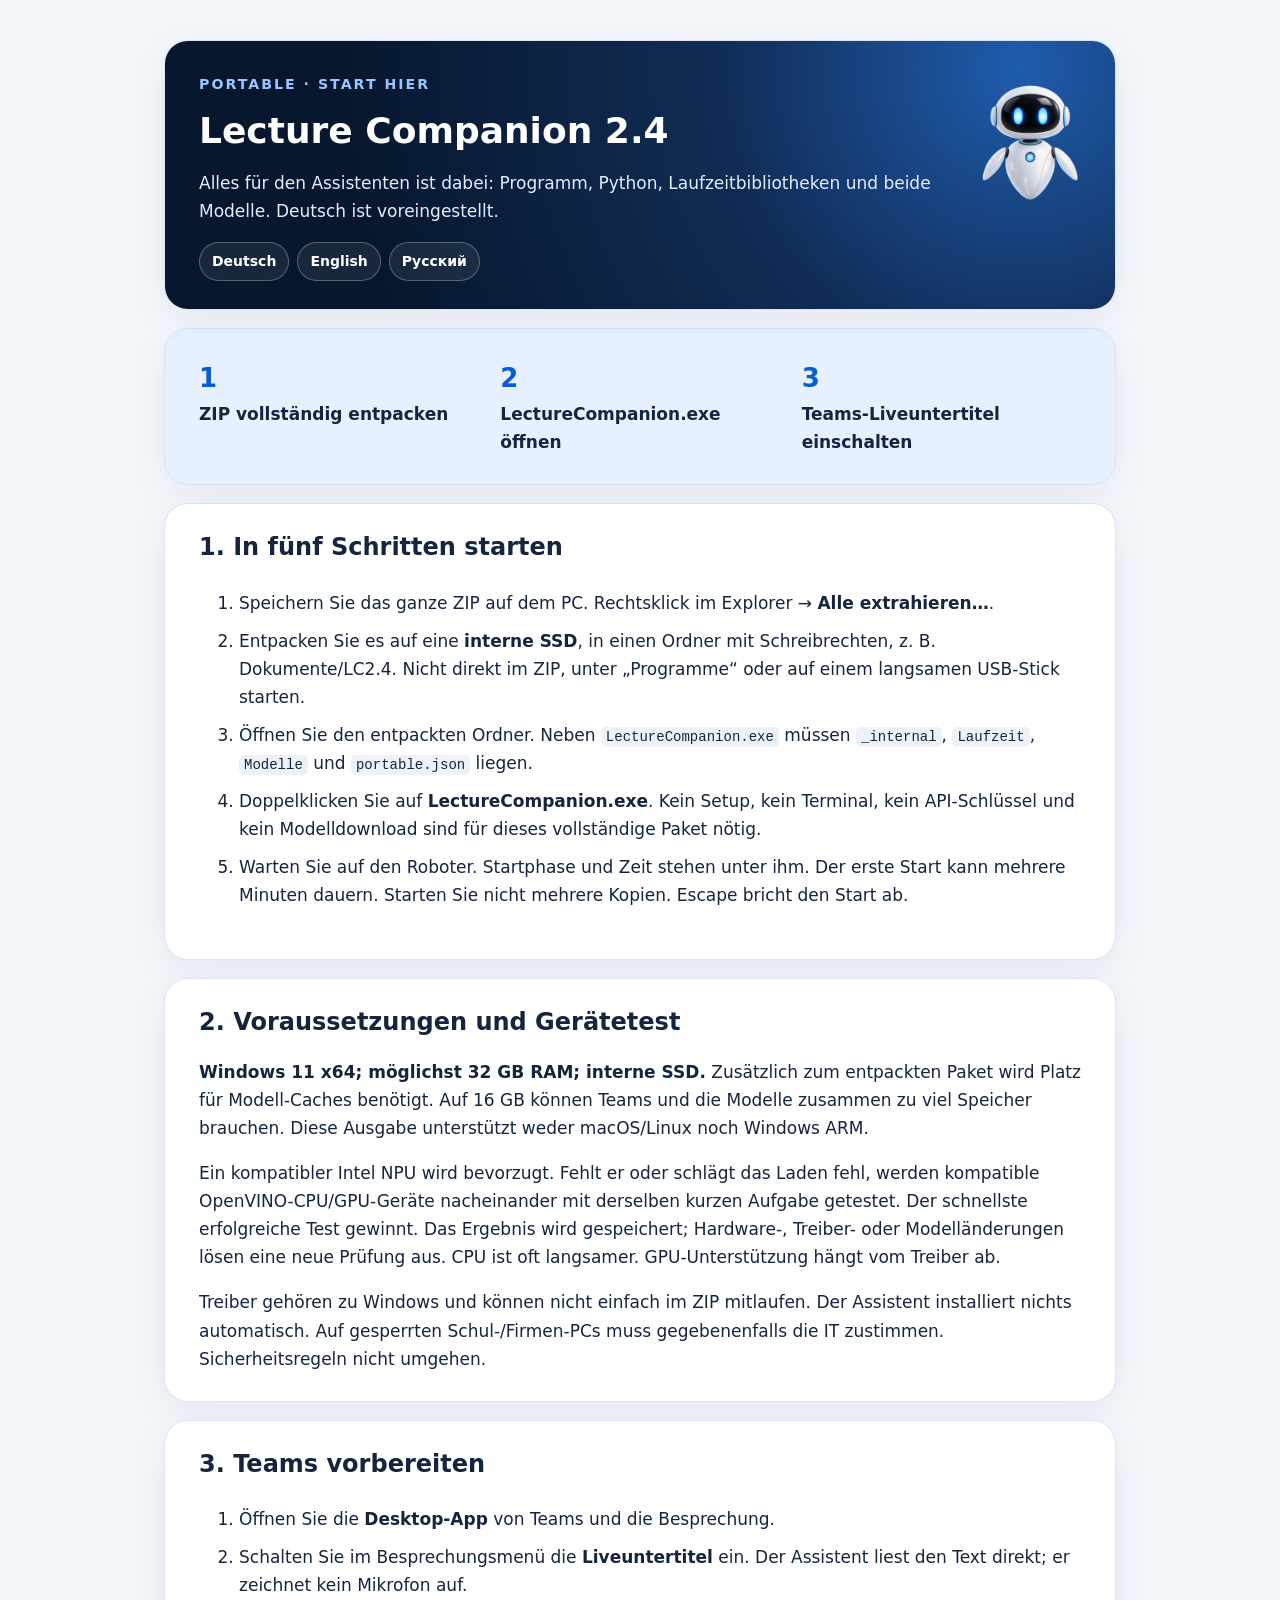
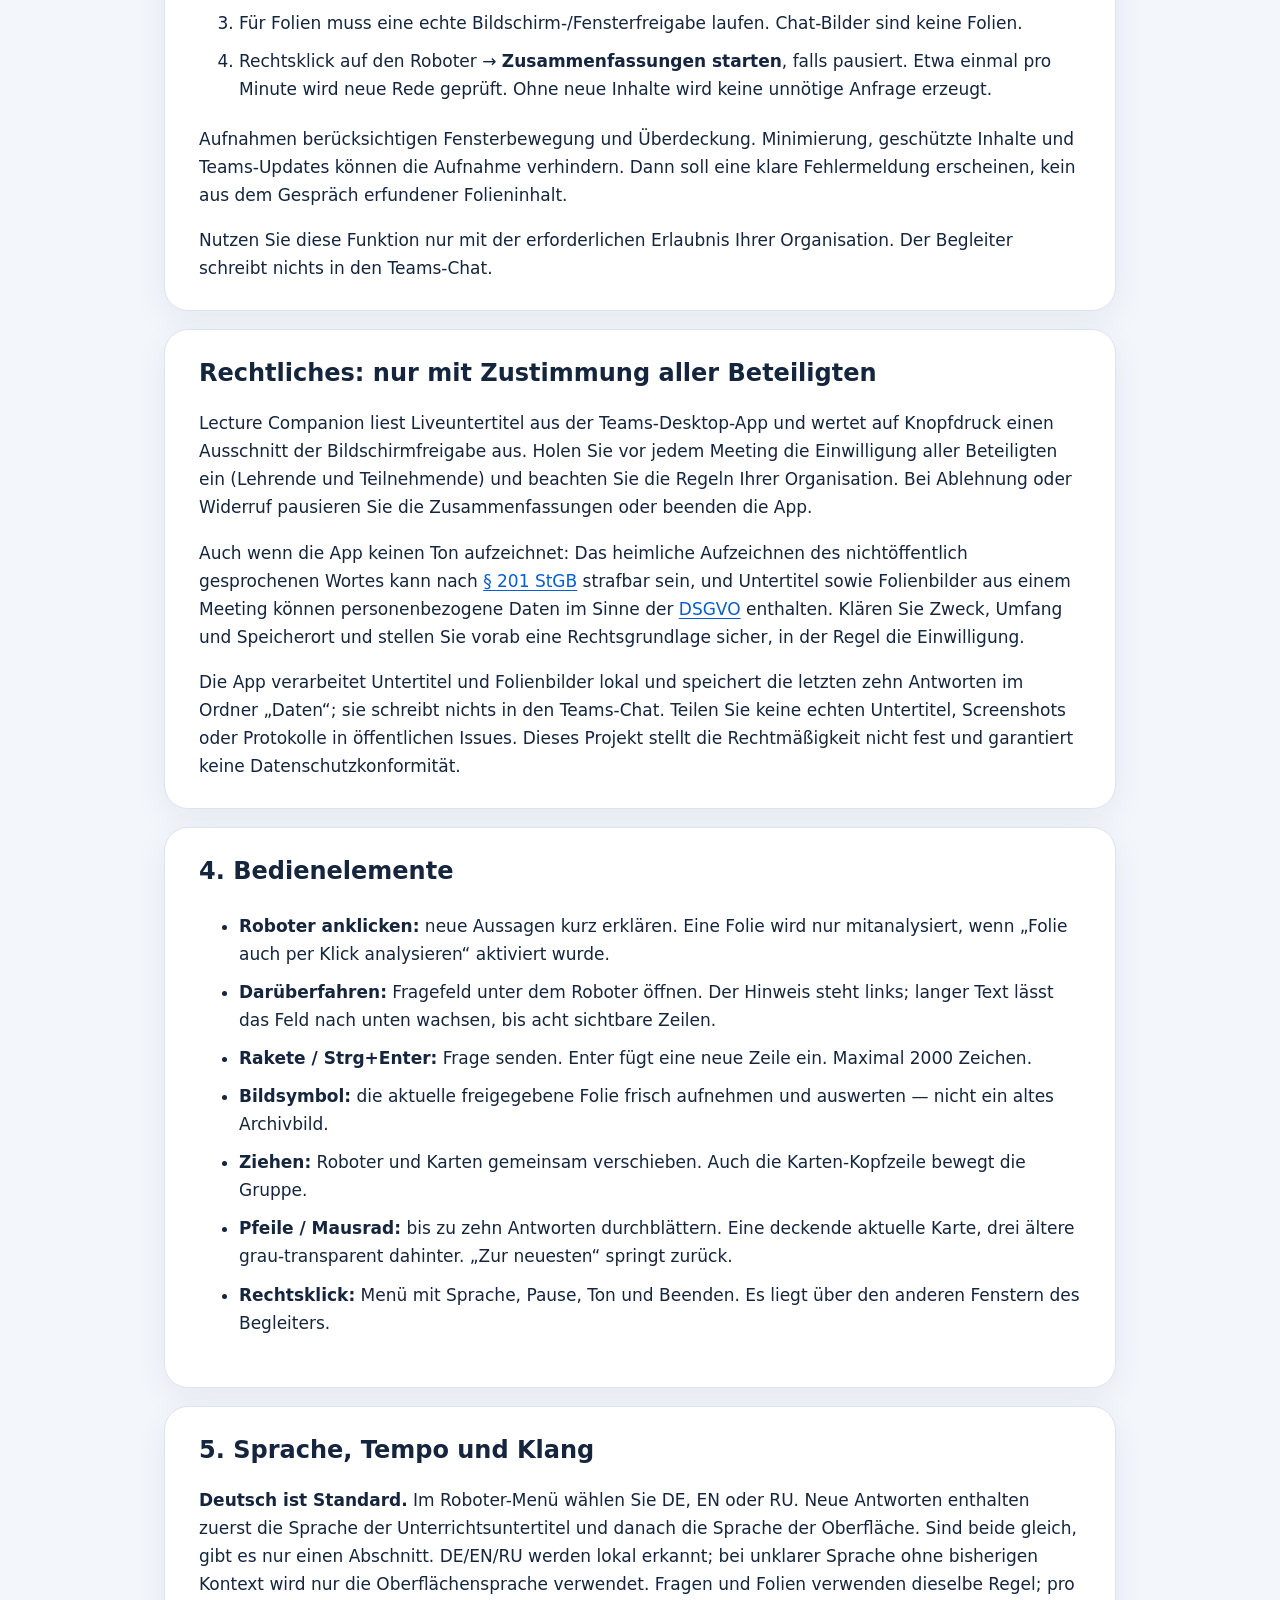
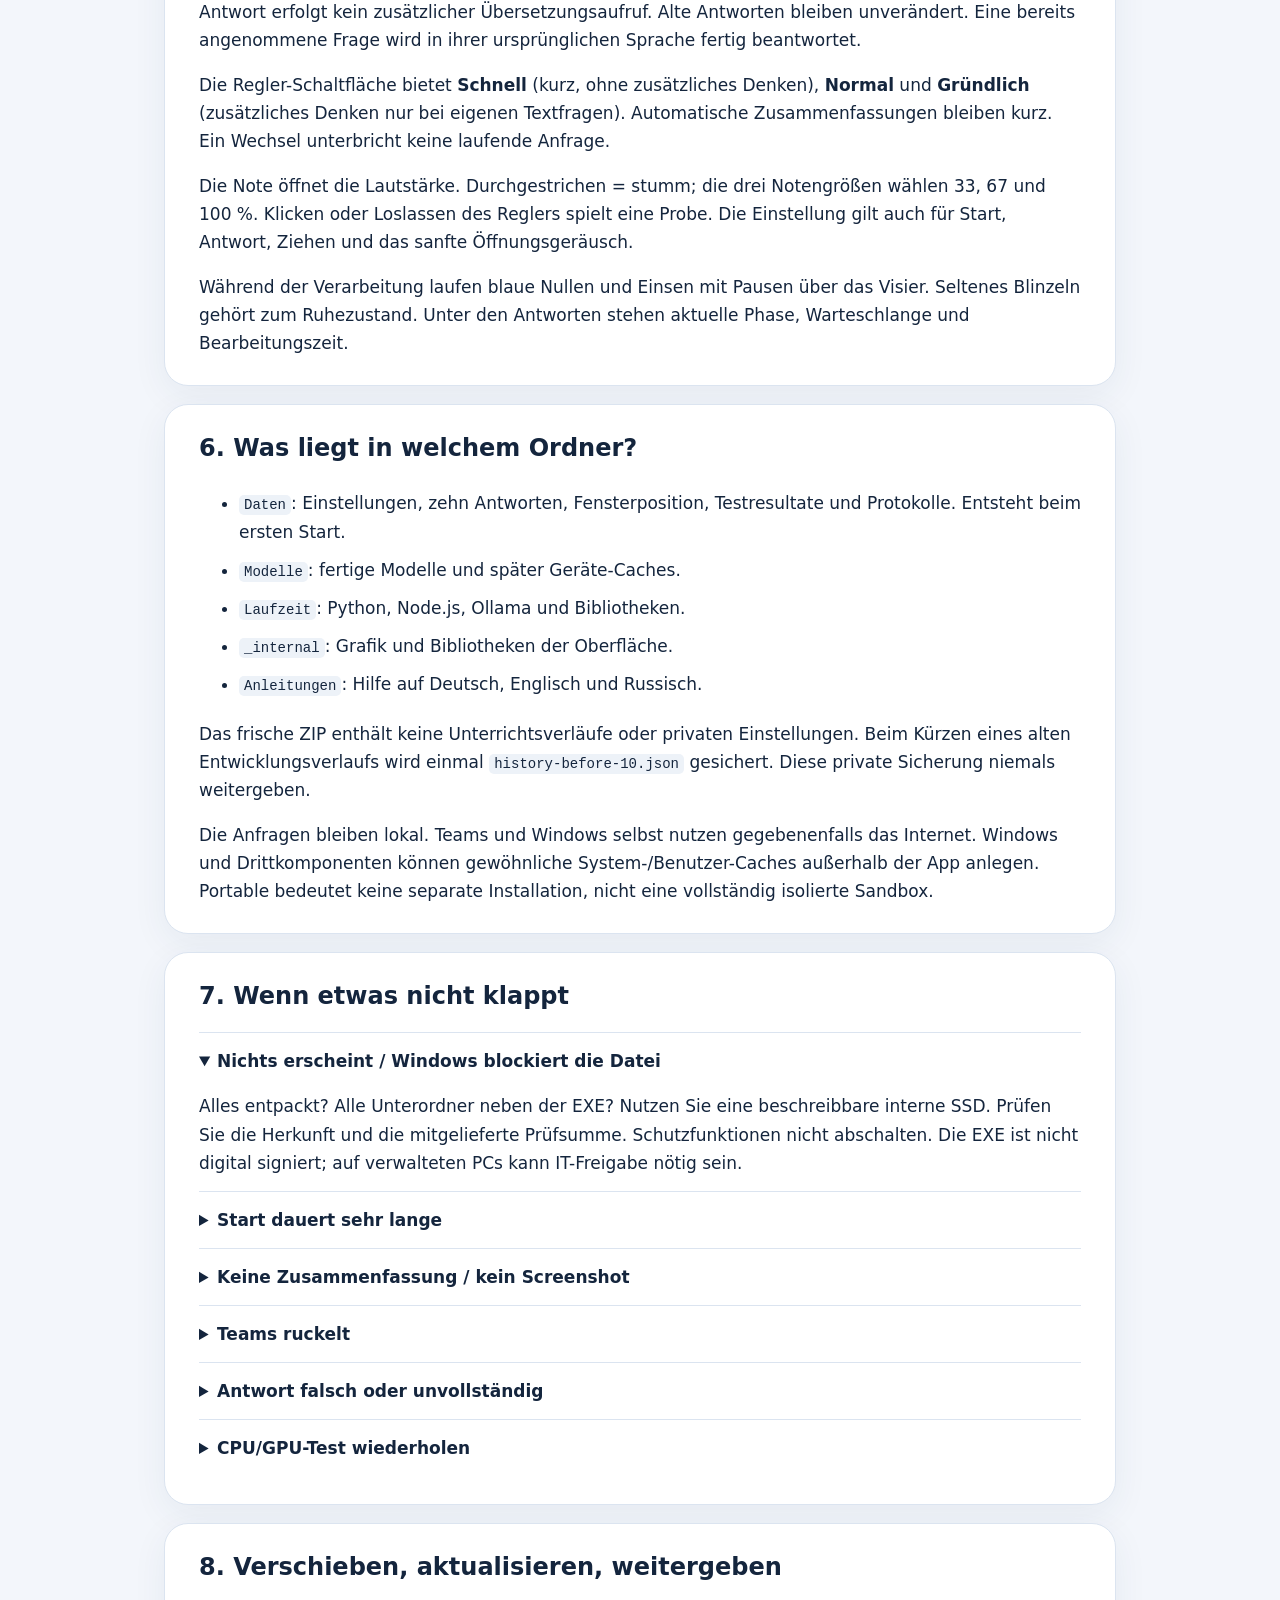
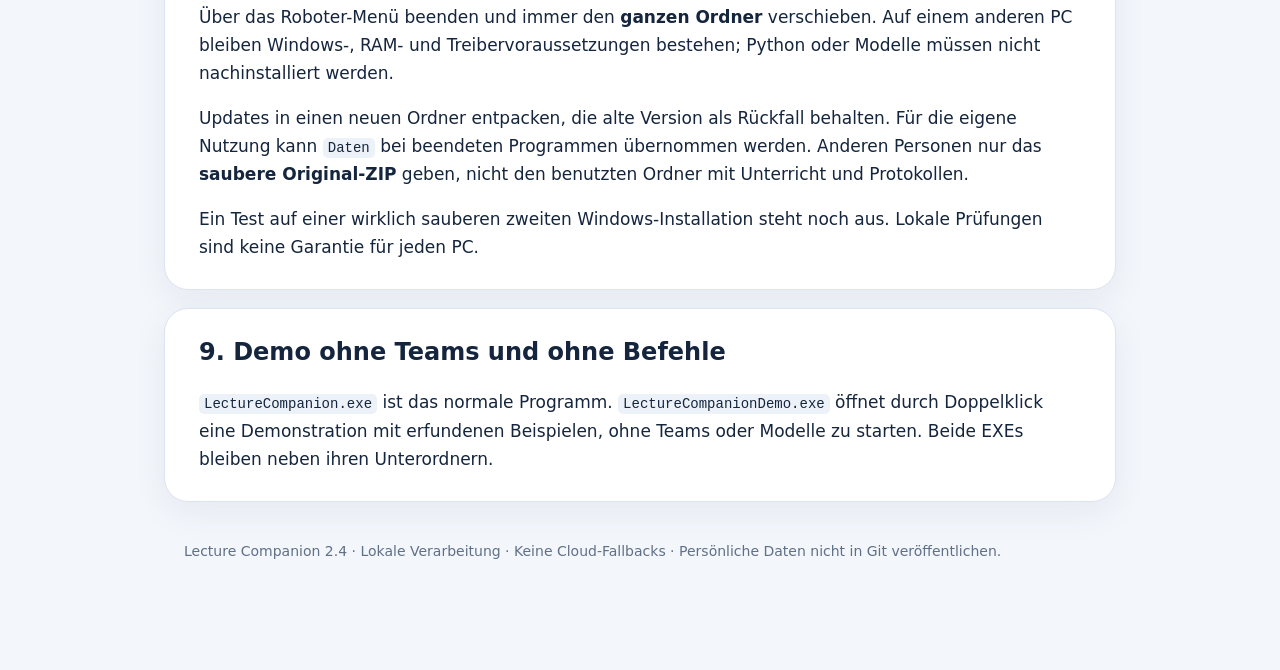
<file: Anleitungen/Deutsch.html>
<!doctype html>
<html lang="de"><head><meta charset="utf-8"><meta name="viewport" content="width=device-width,initial-scale=1"><title>Lecture Companion 2.4 — PORTABLE · START HIER</title><style>:root{--ink:#14253d;--muted:#607087;--line:#dbe4f0;--blue:#075dd1;--panel:#fff;--canvas:#f3f6fb}
*{box-sizing:border-box}
body{margin:0;background:var(--canvas);color:var(--ink);font:17px/1.65 system-ui,'Segoe UI',sans-serif}
main{max-width:1000px;margin:40px auto;padding:0 24px 48px}
header,section,.quick{background:var(--panel);border:1px solid var(--line);border-radius:24px;padding:28px 34px;margin:18px 0;box-shadow:0 10px 35px #203f6010}
header{position:relative;padding-right:165px;background:radial-gradient(circle at 90% 10%,#1f5cad 0,#102c55 34%,#07172e 76%);color:#fff}
header p{color:#e2edff}
header img{position:absolute;right:22px;top:35px;width:125px}
h1{font-size:36px;line-height:1.2;margin:12px 0}
h2{font-size:24px;line-height:1.3;margin-top:0}
nav{display:flex;gap:8px;flex-wrap:wrap}
nav a{padding:7px 12px;border:1px solid #ffffff45;border-radius:999px;background:#ffffff12;color:#fff;text-decoration:none;font-size:14px;font-weight:650}
a{color:#075dd1;text-underline-offset:3px}
small{letter-spacing:2px;color:#9bc5ff;font-weight:650}
.quick{display:grid;grid-template-columns:repeat(3,1fr);gap:22px;background:#e6f0ff;font-weight:600}
.num{display:block;color:#075dd1;font-size:26px}
li{padding:5px 0}
code{background:#edf2f8;border-radius:5px;padding:2px 5px;overflow-wrap:anywhere;font-size:14px}
details{padding:14px 0;border-top:1px solid #dbe4f0}
summary{cursor:pointer;font-weight:600}
footer{color:#607087;font-size:14px;padding:20px}
p:last-child{margin-bottom:0}
@media(max-width:700px){header{padding-right:28px}header img{display:none}.quick{grid-template-columns:1fr}main{padding:0 12px}header,section{padding:24px}}
@media print{body{background:white}main{margin:0;max-width:none}header,section,.quick{box-shadow:none;break-inside:avoid}nav{display:none}details>*{display:block}}</style></head><body><main><header><img src="../assets/companion.png" alt="Lecture Companion"><small>PORTABLE · START HIER</small><h1>Lecture Companion 2.4</h1><p>Alles für den Assistenten ist dabei: Programm, Python, Laufzeitbibliotheken und beide Modelle. Deutsch ist voreingestellt.</p><nav><a href="Deutsch.html">Deutsch</a><a href="English.html">English</a><a href="Russisch.html">Русский</a></nav></header><div class="quick"><div><span class="num">1</span>ZIP vollständig entpacken</div><div><span class="num">2</span>LectureCompanion.exe öffnen</div><div><span class="num">3</span>Teams-Liveuntertitel einschalten</div></div><section><h2>1. In fünf Schritten starten</h2><ol><li>Speichern Sie das ganze ZIP auf dem PC. Rechtsklick im Explorer → <b>Alle extrahieren…</b>.</li><li>Entpacken Sie es auf eine <b>interne SSD</b>, in einen Ordner mit Schreibrechten, z. B. Dokumente/LC2.4. Nicht direkt im ZIP, unter „Programme“ oder auf einem langsamen USB-Stick starten.</li><li>Öffnen Sie den entpackten Ordner. Neben <code>LectureCompanion.exe</code> müssen <code>_internal</code>, <code>Laufzeit</code>, <code>Modelle</code> und <code>portable.json</code> liegen.</li><li>Doppelklicken Sie auf <b>LectureCompanion.exe</b>. Kein Setup, kein Terminal, kein API-Schlüssel und kein Modelldownload sind für dieses vollständige Paket nötig.</li><li>Warten Sie auf den Roboter. Startphase und Zeit stehen unter ihm. Der erste Start kann mehrere Minuten dauern. Starten Sie nicht mehrere Kopien. Escape bricht den Start ab.</li></ol></section>
<section><h2>2. Voraussetzungen und Gerätetest</h2><p><b>Windows 11 x64; möglichst 32 GB RAM; interne SSD.</b> Zusätzlich zum entpackten Paket wird Platz für Modell-Caches benötigt. Auf 16 GB können Teams und die Modelle zusammen zu viel Speicher brauchen. Diese Ausgabe unterstützt weder macOS/Linux noch Windows ARM.</p><p>Ein kompatibler Intel NPU wird bevorzugt. Fehlt er oder schlägt das Laden fehl, werden kompatible OpenVINO-CPU/GPU-Geräte nacheinander mit derselben kurzen Aufgabe getestet. Der schnellste erfolgreiche Test gewinnt. Das Ergebnis wird gespeichert; Hardware-, Treiber- oder Modelländerungen lösen eine neue Prüfung aus. CPU ist oft langsamer. GPU-Unterstützung hängt vom Treiber ab.</p><p>Treiber gehören zu Windows und können nicht einfach im ZIP mitlaufen. Der Assistent installiert nichts automatisch. Auf gesperrten Schul-/Firmen-PCs muss gegebenenfalls die IT zustimmen. Sicherheitsregeln nicht umgehen.</p></section>
<section><h2>3. Teams vorbereiten</h2><ol><li>Öffnen Sie die <b>Desktop-App</b> von Teams und die Besprechung.</li><li>Schalten Sie im Besprechungsmenü die <b>Liveuntertitel</b> ein. Der Assistent liest den Text direkt; er zeichnet kein Mikrofon auf.</li><li>Für Folien muss eine echte Bildschirm-/Fensterfreigabe laufen. Chat-Bilder sind keine Folien.</li><li>Rechtsklick auf den Roboter → <b>Zusammenfassungen starten</b>, falls pausiert. Etwa einmal pro Minute wird neue Rede geprüft. Ohne neue Inhalte wird keine unnötige Anfrage erzeugt.</li></ol><p>Aufnahmen berücksichtigen Fensterbewegung und Überdeckung. Minimierung, geschützte Inhalte und Teams-Updates können die Aufnahme verhindern. Dann soll eine klare Fehlermeldung erscheinen, kein aus dem Gespräch erfundener Folieninhalt.</p><p>Nutzen Sie diese Funktion nur mit der erforderlichen Erlaubnis Ihrer Organisation. Der Begleiter schreibt nichts in den Teams-Chat.</p></section>
<section id="rechtliches"><h2>Rechtliches: nur mit Zustimmung aller Beteiligten</h2><p>Lecture Companion liest Liveuntertitel aus der Teams-Desktop-App und wertet auf Knopfdruck einen Ausschnitt der Bildschirmfreigabe aus. Holen Sie vor jedem Meeting die Einwilligung aller Beteiligten ein (Lehrende und Teilnehmende) und beachten Sie die Regeln Ihrer Organisation. Bei Ablehnung oder Widerruf pausieren Sie die Zusammenfassungen oder beenden die App.</p>
<p>Auch wenn die App keinen Ton aufzeichnet: Das heimliche Aufzeichnen des nichtöffentlich gesprochenen Wortes kann nach <a href="https://www.gesetze-im-internet.de/stgb/__201.html">§ 201 StGB</a> strafbar sein, und Untertitel sowie Folienbilder aus einem Meeting können personenbezogene Daten im Sinne der <a href="https://www.edpb.europa.eu/sme/be-compliant/process-personal-data-lawfully_en">DSGVO</a> enthalten. Klären Sie Zweck, Umfang und Speicherort und stellen Sie vorab eine Rechtsgrundlage sicher, in der Regel die Einwilligung.</p>
<p>Die App verarbeitet Untertitel und Folienbilder lokal und speichert die letzten zehn Antworten im Ordner „Daten“; sie schreibt nichts in den Teams-Chat. Teilen Sie keine echten Untertitel, Screenshots oder Protokolle in öffentlichen Issues. Dieses Projekt stellt die Rechtmäßigkeit nicht fest und garantiert keine Datenschutzkonformität.</p></section><section><h2>4. Bedienelemente</h2><ul><li><b>Roboter anklicken:</b> neue Aussagen kurz erklären. Eine Folie wird nur mitanalysiert, wenn „Folie auch per Klick analysieren“ aktiviert wurde.</li><li><b>Darüberfahren:</b> Fragefeld unter dem Roboter öffnen. Der Hinweis steht links; langer Text lässt das Feld nach unten wachsen, bis acht sichtbare Zeilen.</li><li><b>Rakete / Strg+Enter:</b> Frage senden. Enter fügt eine neue Zeile ein. Maximal 2000 Zeichen.</li><li><b>Bildsymbol:</b> die aktuelle freigegebene Folie frisch aufnehmen und auswerten — nicht ein altes Archivbild.</li><li><b>Ziehen:</b> Roboter und Karten gemeinsam verschieben. Auch die Karten-Kopfzeile bewegt die Gruppe.</li><li><b>Pfeile / Mausrad:</b> bis zu zehn Antworten durchblättern. Eine deckende aktuelle Karte, drei ältere grau-transparent dahinter. „Zur neuesten“ springt zurück.</li><li><b>Rechtsklick:</b> Menü mit Sprache, Pause, Ton und Beenden. Es liegt über den anderen Fenstern des Begleiters.</li></ul></section>
<section><h2>5. Sprache, Tempo und Klang</h2><p><b>Deutsch ist Standard.</b> Im Roboter-Menü wählen Sie DE, EN oder RU. Neue Antworten enthalten zuerst die Sprache der Unterrichtsuntertitel und danach die Sprache der Oberfläche. Sind beide gleich, gibt es nur einen Abschnitt. DE/EN/RU werden lokal erkannt; bei unklarer Sprache ohne bisherigen Kontext wird nur die Oberflächensprache verwendet. Fragen und Folien verwenden dieselbe Regel; pro Antwort erfolgt kein zusätzlicher Übersetzungsaufruf. Alte Antworten bleiben unverändert. Eine bereits angenommene Frage wird in ihrer ursprünglichen Sprache fertig beantwortet.</p><p>Die Regler-Schaltfläche bietet <b>Schnell</b> (kurz, ohne zusätzliches Denken), <b>Normal</b> und <b>Gründlich</b> (zusätzliches Denken nur bei eigenen Textfragen). Automatische Zusammenfassungen bleiben kurz. Ein Wechsel unterbricht keine laufende Anfrage.</p><p>Die Note öffnet die Lautstärke. Durchgestrichen = stumm; die drei Notengrößen wählen 33, 67 und 100 %. Klicken oder Loslassen des Reglers spielt eine Probe. Die Einstellung gilt auch für Start, Antwort, Ziehen und das sanfte Öffnungsgeräusch.</p><p>Während der Verarbeitung laufen blaue Nullen und Einsen mit Pausen über das Visier. Seltenes Blinzeln gehört zum Ruhezustand. Unter den Antworten stehen aktuelle Phase, Warteschlange und Bearbeitungszeit.</p></section>
<section><h2>6. Was liegt in welchem Ordner?</h2><ul><li><code>Daten</code>: Einstellungen, zehn Antworten, Fensterposition, Testresultate und Protokolle. Entsteht beim ersten Start.</li><li><code>Modelle</code>: fertige Modelle und später Geräte-Caches.</li><li><code>Laufzeit</code>: Python, Node.js, Ollama und Bibliotheken.</li><li><code>_internal</code>: Grafik und Bibliotheken der Oberfläche.</li><li><code>Anleitungen</code>: Hilfe auf Deutsch, Englisch und Russisch.</li></ul><p>Das frische ZIP enthält keine Unterrichtsverläufe oder privaten Einstellungen. Beim Kürzen eines alten Entwicklungsverlaufs wird einmal <code>history-before-10.json</code> gesichert. Diese private Sicherung niemals weitergeben.</p><p>Die Anfragen bleiben lokal. Teams und Windows selbst nutzen gegebenenfalls das Internet. Windows und Drittkomponenten können gewöhnliche System-/Benutzer-Caches außerhalb der App anlegen. Portable bedeutet keine separate Installation, nicht eine vollständig isolierte Sandbox.</p></section>
<section><h2>7. Wenn etwas nicht klappt</h2><details open><summary>Nichts erscheint / Windows blockiert die Datei</summary><p>Alles entpackt? Alle Unterordner neben der EXE? Nutzen Sie eine beschreibbare interne SSD. Prüfen Sie die Herkunft und die mitgelieferte Prüfsumme. Schutzfunktionen nicht abschalten. Die EXE ist nicht digital signiert; auf verwalteten PCs kann IT-Freigabe nötig sein.</p></details><details><summary>Start dauert sehr lange</summary><p>Erststart und Gerätetest brauchen Zeit. Achten Sie auf Phase und Dauer. Schließen Sie speicherintensive Programme; starten Sie keine zweite Kopie. Details stehen unter <code>Daten/npu.log</code>, <code>Daten/server.log</code> und <code>Daten/device-benchmark.json</code>.</p></details><details><summary>Keine Zusammenfassung / kein Screenshot</summary><p>Ist die richtige Besprechung geöffnet? Sind Liveuntertitel aktiv? Gibt es neue Rede seit der letzten Antwort? Läuft eine echte Bildschirmfreigabe? Eine eigene Frage wartet auf die laufende Antwort, bekommt dann aber Vorrang vor der nächsten automatischen Zusammenfassung.</p></details><details><summary>Teams ruckelt</summary><p>Zusammenfassungen pausieren und die laufende Anfrage beenden lassen. „Schnell“ wählen. Hintergrund-Bildanalyse hat mindestens drei Minuten Abstand und entlädt das Bildmodell danach. Es gibt keinen harten „95%-GPU“-Limiter. Nutzt Text dieselbe GPU, wird Bild-/Textgenerierung serialisiert.</p></details><details><summary>Antwort falsch oder unvollständig</summary><p>Wichtige Aussagen am Original prüfen. Eine kürzere, klarere Frage stellen. „Gründlich“ garantiert keine richtige Antwort. Ein erreichtes Denklimit löst keinen kostenpflichtigen Cloud-Versuch aus.</p></details><details><summary>CPU/GPU-Test wiederholen</summary><p>Programm schließen. <code>Daten/device-benchmark.json</code> in <code>device-benchmark.alt.json</code> umbenennen. Beim nächsten Start ohne nutzbaren NPU wird neu getestet. Modelle nicht löschen.</p></details></section>
<section><h2>8. Verschieben, aktualisieren, weitergeben</h2><p>Über das Roboter-Menü beenden und immer den <b>ganzen Ordner</b> verschieben. Auf einem anderen PC bleiben Windows-, RAM- und Treibervoraussetzungen bestehen; Python oder Modelle müssen nicht nachinstalliert werden.</p><p>Updates in einen neuen Ordner entpacken, die alte Version als Rückfall behalten. Für die eigene Nutzung kann <code>Daten</code> bei beendeten Programmen übernommen werden. Anderen Personen nur das <b>saubere Original-ZIP</b> geben, nicht den benutzten Ordner mit Unterricht und Protokollen.</p><p>Ein Test auf einer wirklich sauberen zweiten Windows-Installation steht noch aus. Lokale Prüfungen sind keine Garantie für jeden PC.</p></section><section><h2>9. Demo ohne Teams und ohne Befehle</h2><p><code>LectureCompanion.exe</code> ist das normale Programm. <code>LectureCompanionDemo.exe</code> öffnet durch Doppelklick eine Demonstration mit erfundenen Beispielen, ohne Teams oder Modelle zu starten. Beide EXEs bleiben neben ihren Unterordnern.</p></section><footer>Lecture Companion 2.4 · Lokale Verarbeitung · Keine Cloud-Fallbacks · Persönliche Daten nicht in Git veröffentlichen.</footer></main></body></html>
</file>
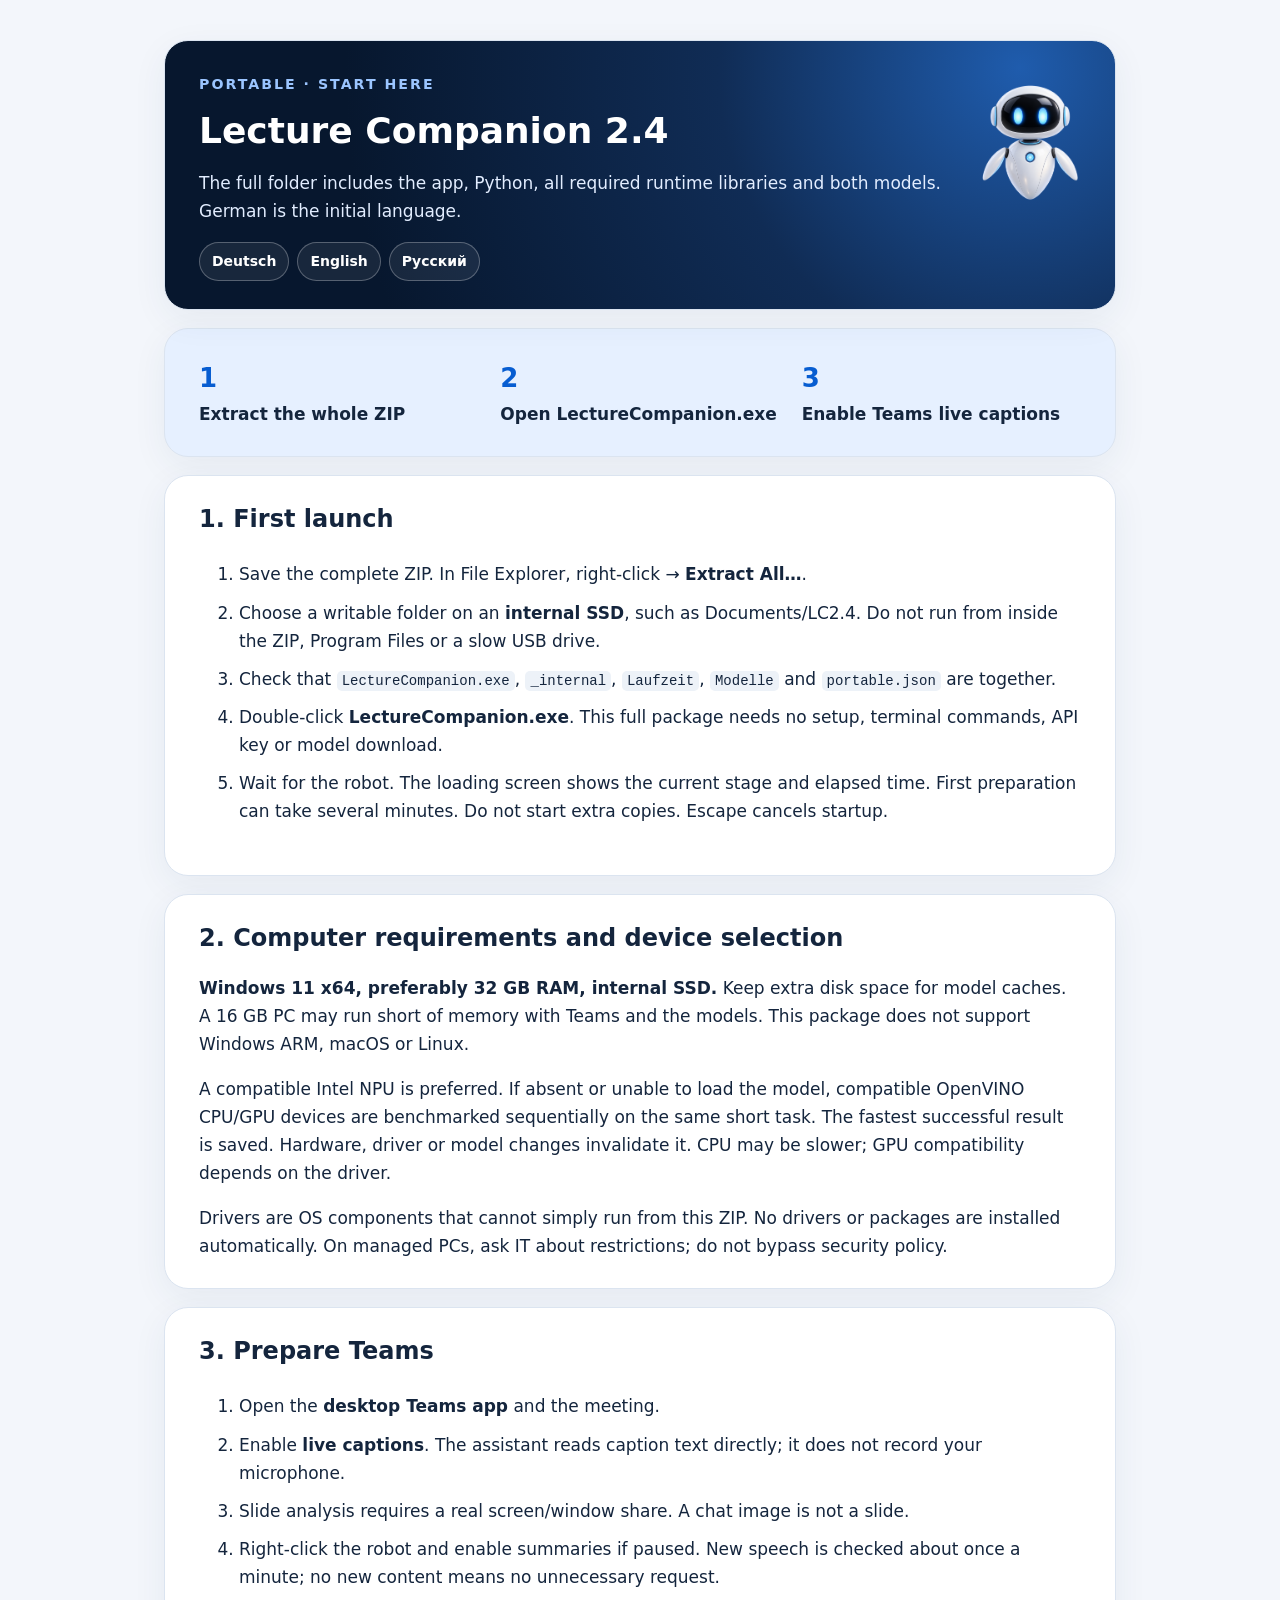
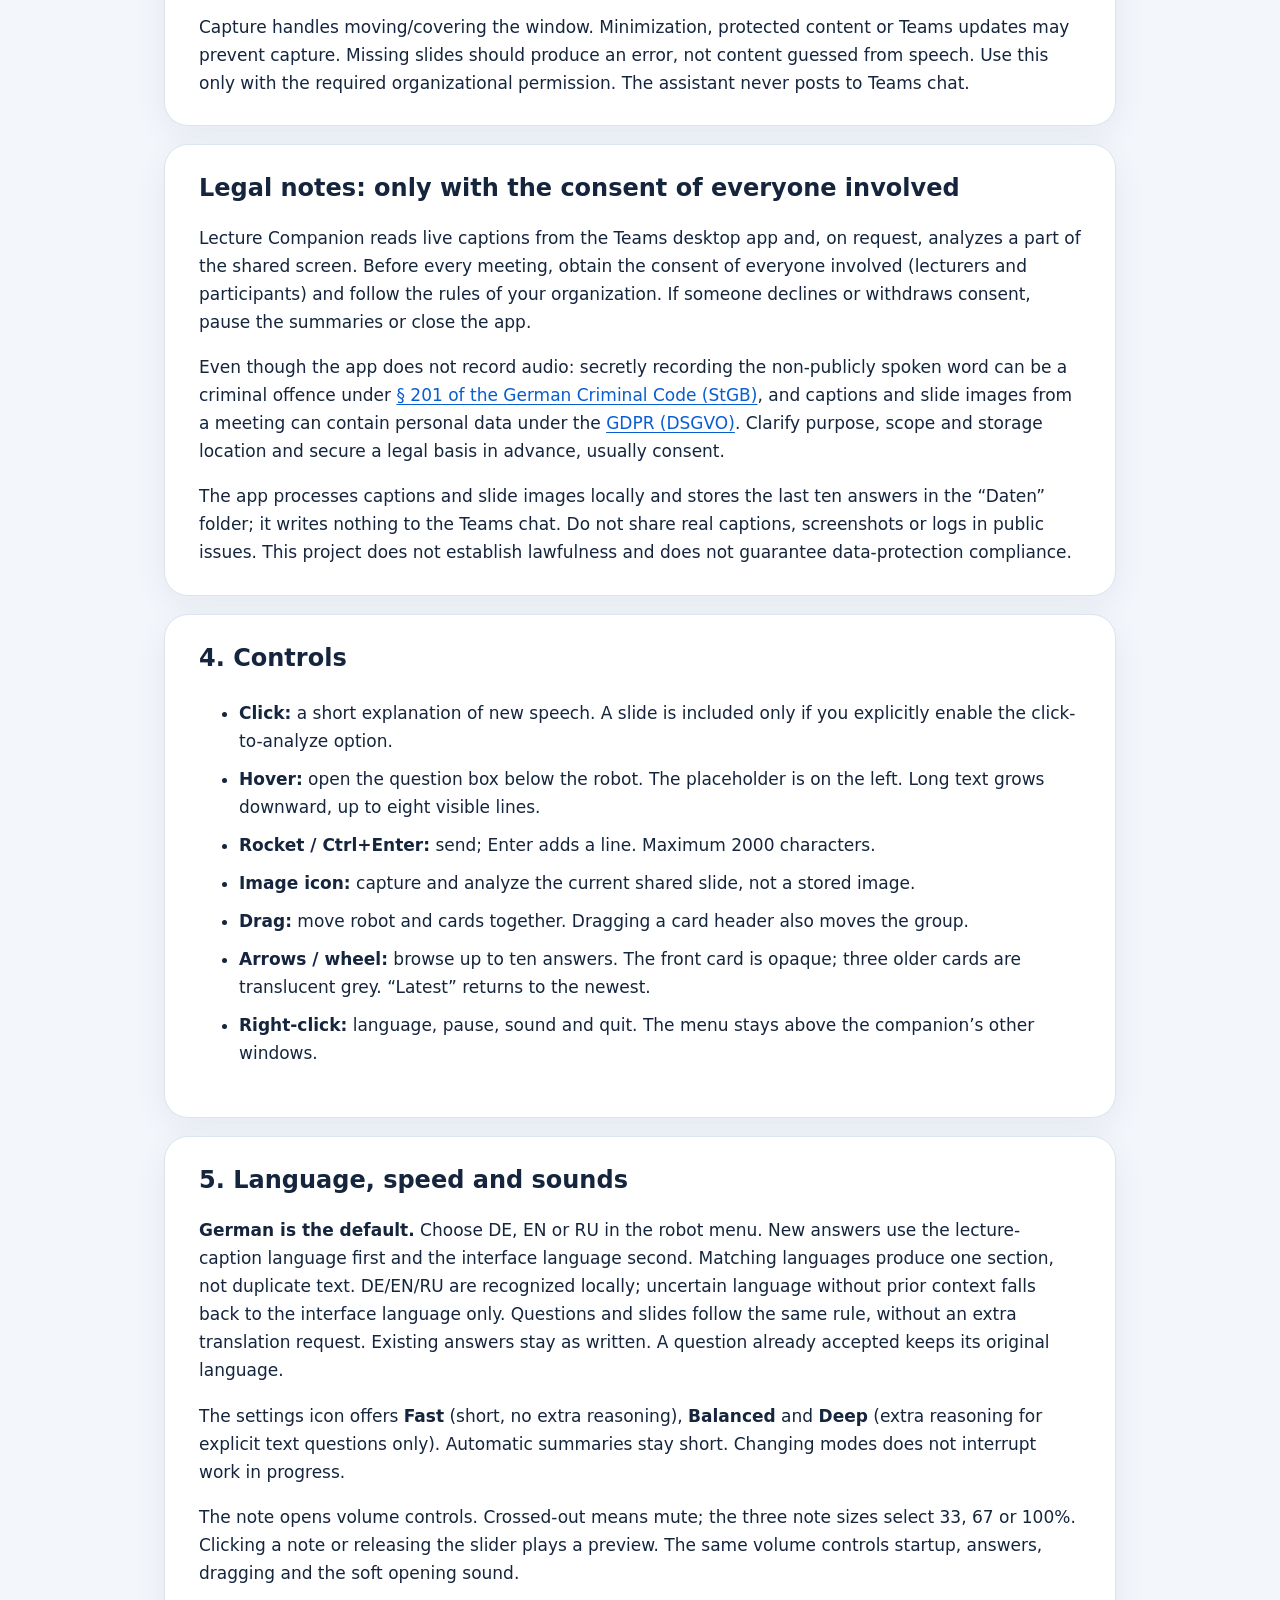
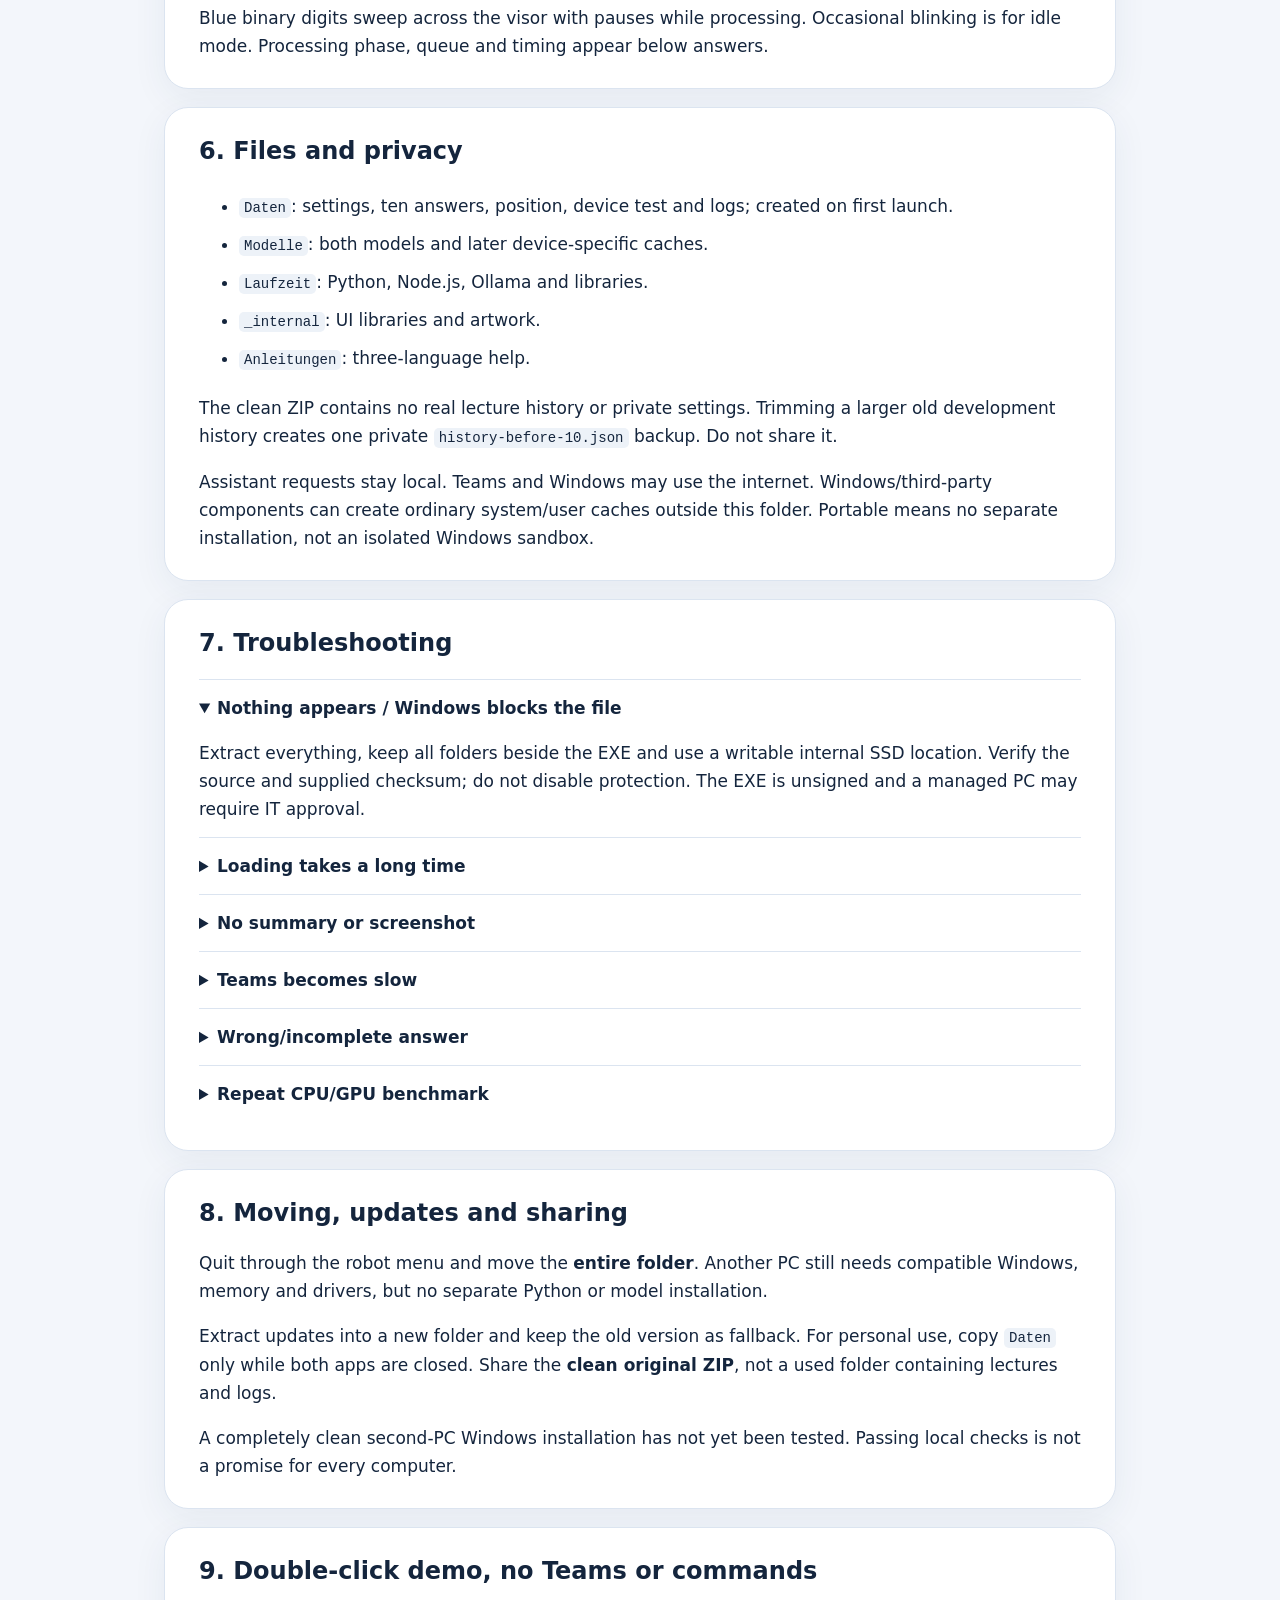
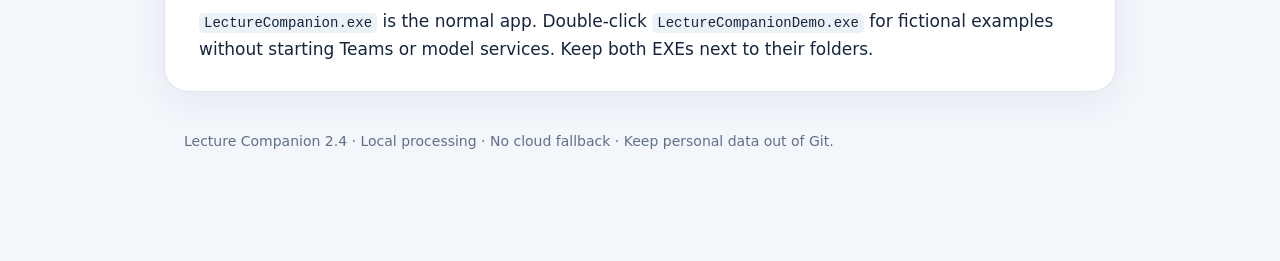
<file: Anleitungen/English.html>
<!doctype html>
<html lang="en"><head><meta charset="utf-8"><meta name="viewport" content="width=device-width,initial-scale=1"><title>Lecture Companion 2.4 — PORTABLE · START HERE</title><style>:root{--ink:#14253d;--muted:#607087;--line:#dbe4f0;--blue:#075dd1;--panel:#fff;--canvas:#f3f6fb}
*{box-sizing:border-box}
body{margin:0;background:var(--canvas);color:var(--ink);font:17px/1.65 system-ui,'Segoe UI',sans-serif}
main{max-width:1000px;margin:40px auto;padding:0 24px 48px}
header,section,.quick{background:var(--panel);border:1px solid var(--line);border-radius:24px;padding:28px 34px;margin:18px 0;box-shadow:0 10px 35px #203f6010}
header{position:relative;padding-right:165px;background:radial-gradient(circle at 90% 10%,#1f5cad 0,#102c55 34%,#07172e 76%);color:#fff}
header p{color:#e2edff}
header img{position:absolute;right:22px;top:35px;width:125px}
h1{font-size:36px;line-height:1.2;margin:12px 0}
h2{font-size:24px;line-height:1.3;margin-top:0}
nav{display:flex;gap:8px;flex-wrap:wrap}
nav a{padding:7px 12px;border:1px solid #ffffff45;border-radius:999px;background:#ffffff12;color:#fff;text-decoration:none;font-size:14px;font-weight:650}
a{color:#075dd1;text-underline-offset:3px}
small{letter-spacing:2px;color:#9bc5ff;font-weight:650}
.quick{display:grid;grid-template-columns:repeat(3,1fr);gap:22px;background:#e6f0ff;font-weight:600}
.num{display:block;color:#075dd1;font-size:26px}
li{padding:5px 0}
code{background:#edf2f8;border-radius:5px;padding:2px 5px;overflow-wrap:anywhere;font-size:14px}
details{padding:14px 0;border-top:1px solid #dbe4f0}
summary{cursor:pointer;font-weight:600}
footer{color:#607087;font-size:14px;padding:20px}
p:last-child{margin-bottom:0}
@media(max-width:700px){header{padding-right:28px}header img{display:none}.quick{grid-template-columns:1fr}main{padding:0 12px}header,section{padding:24px}}
@media print{body{background:white}main{margin:0;max-width:none}header,section,.quick{box-shadow:none;break-inside:avoid}nav{display:none}details>*{display:block}}</style></head><body><main><header><img src="../assets/companion.png" alt="Lecture Companion"><small>PORTABLE · START HERE</small><h1>Lecture Companion 2.4</h1><p>The full folder includes the app, Python, all required runtime libraries and both models. German is the initial language.</p><nav><a href="Deutsch.html">Deutsch</a><a href="English.html">English</a><a href="Russisch.html">Русский</a></nav></header><div class="quick"><div><span class="num">1</span>Extract the whole ZIP</div><div><span class="num">2</span>Open LectureCompanion.exe</div><div><span class="num">3</span>Enable Teams live captions</div></div><section><h2>1. First launch</h2><ol><li>Save the complete ZIP. In File Explorer, right-click → <b>Extract All…</b>.</li><li>Choose a writable folder on an <b>internal SSD</b>, such as Documents/LC2.4. Do not run from inside the ZIP, Program Files or a slow USB drive.</li><li>Check that <code>LectureCompanion.exe</code>, <code>_internal</code>, <code>Laufzeit</code>, <code>Modelle</code> and <code>portable.json</code> are together.</li><li>Double-click <b>LectureCompanion.exe</b>. This full package needs no setup, terminal commands, API key or model download.</li><li>Wait for the robot. The loading screen shows the current stage and elapsed time. First preparation can take several minutes. Do not start extra copies. Escape cancels startup.</li></ol></section>
<section><h2>2. Computer requirements and device selection</h2><p><b>Windows 11 x64, preferably 32 GB RAM, internal SSD.</b> Keep extra disk space for model caches. A 16 GB PC may run short of memory with Teams and the models. This package does not support Windows ARM, macOS or Linux.</p><p>A compatible Intel NPU is preferred. If absent or unable to load the model, compatible OpenVINO CPU/GPU devices are benchmarked sequentially on the same short task. The fastest successful result is saved. Hardware, driver or model changes invalidate it. CPU may be slower; GPU compatibility depends on the driver.</p><p>Drivers are OS components that cannot simply run from this ZIP. No drivers or packages are installed automatically. On managed PCs, ask IT about restrictions; do not bypass security policy.</p></section>
<section><h2>3. Prepare Teams</h2><ol><li>Open the <b>desktop Teams app</b> and the meeting.</li><li>Enable <b>live captions</b>. The assistant reads caption text directly; it does not record your microphone.</li><li>Slide analysis requires a real screen/window share. A chat image is not a slide.</li><li>Right-click the robot and enable summaries if paused. New speech is checked about once a minute; no new content means no unnecessary request.</li></ol><p>Capture handles moving/covering the window. Minimization, protected content or Teams updates may prevent capture. Missing slides should produce an error, not content guessed from speech. Use this only with the required organizational permission. The assistant never posts to Teams chat.</p></section>
<section id="rechtliches"><h2>Legal notes: only with the consent of everyone involved</h2><p>Lecture Companion reads live captions from the Teams desktop app and, on request, analyzes a part of the shared screen. Before every meeting, obtain the consent of everyone involved (lecturers and participants) and follow the rules of your organization. If someone declines or withdraws consent, pause the summaries or close the app.</p>
<p>Even though the app does not record audio: secretly recording the non-publicly spoken word can be a criminal offence under <a href="https://www.gesetze-im-internet.de/stgb/__201.html">§ 201 of the German Criminal Code (StGB)</a>, and captions and slide images from a meeting can contain personal data under the <a href="https://www.edpb.europa.eu/sme/be-compliant/process-personal-data-lawfully_en">GDPR (DSGVO)</a>. Clarify purpose, scope and storage location and secure a legal basis in advance, usually consent.</p>
<p>The app processes captions and slide images locally and stores the last ten answers in the “Daten” folder; it writes nothing to the Teams chat. Do not share real captions, screenshots or logs in public issues. This project does not establish lawfulness and does not guarantee data-protection compliance.</p></section><section><h2>4. Controls</h2><ul><li><b>Click:</b> a short explanation of new speech. A slide is included only if you explicitly enable the click-to-analyze option.</li><li><b>Hover:</b> open the question box below the robot. The placeholder is on the left. Long text grows downward, up to eight visible lines.</li><li><b>Rocket / Ctrl+Enter:</b> send; Enter adds a line. Maximum 2000 characters.</li><li><b>Image icon:</b> capture and analyze the current shared slide, not a stored image.</li><li><b>Drag:</b> move robot and cards together. Dragging a card header also moves the group.</li><li><b>Arrows / wheel:</b> browse up to ten answers. The front card is opaque; three older cards are translucent grey. “Latest” returns to the newest.</li><li><b>Right-click:</b> language, pause, sound and quit. The menu stays above the companion’s other windows.</li></ul></section>
<section><h2>5. Language, speed and sounds</h2><p><b>German is the default.</b> Choose DE, EN or RU in the robot menu. New answers use the lecture-caption language first and the interface language second. Matching languages produce one section, not duplicate text. DE/EN/RU are recognized locally; uncertain language without prior context falls back to the interface language only. Questions and slides follow the same rule, without an extra translation request. Existing answers stay as written. A question already accepted keeps its original language.</p><p>The settings icon offers <b>Fast</b> (short, no extra reasoning), <b>Balanced</b> and <b>Deep</b> (extra reasoning for explicit text questions only). Automatic summaries stay short. Changing modes does not interrupt work in progress.</p><p>The note opens volume controls. Crossed-out means mute; the three note sizes select 33, 67 or 100%. Clicking a note or releasing the slider plays a preview. The same volume controls startup, answers, dragging and the soft opening sound.</p><p>Blue binary digits sweep across the visor with pauses while processing. Occasional blinking is for idle mode. Processing phase, queue and timing appear below answers.</p></section>
<section><h2>6. Files and privacy</h2><ul><li><code>Daten</code>: settings, ten answers, position, device test and logs; created on first launch.</li><li><code>Modelle</code>: both models and later device-specific caches.</li><li><code>Laufzeit</code>: Python, Node.js, Ollama and libraries.</li><li><code>_internal</code>: UI libraries and artwork.</li><li><code>Anleitungen</code>: three-language help.</li></ul><p>The clean ZIP contains no real lecture history or private settings. Trimming a larger old development history creates one private <code>history-before-10.json</code> backup. Do not share it.</p><p>Assistant requests stay local. Teams and Windows may use the internet. Windows/third-party components can create ordinary system/user caches outside this folder. Portable means no separate installation, not an isolated Windows sandbox.</p></section>
<section><h2>7. Troubleshooting</h2><details open><summary>Nothing appears / Windows blocks the file</summary><p>Extract everything, keep all folders beside the EXE and use a writable internal SSD location. Verify the source and supplied checksum; do not disable protection. The EXE is unsigned and a managed PC may require IT approval.</p></details><details><summary>Loading takes a long time</summary><p>First startup and device tests take longer. Watch the stage and time, close memory-heavy apps and do not start extra copies. Check <code>Daten/npu.log</code>, <code>Daten/server.log</code> and <code>Daten/device-benchmark.json</code>.</p></details><details><summary>No summary or screenshot</summary><p>Correct meeting open? Live captions enabled? New speech since the last answer? Actual screen share active? A manual question waits for the current generation, then takes priority over the next automatic summary.</p></details><details><summary>Teams becomes slow</summary><p>Pause summaries and let the active request finish. Choose Fast. Background vision has a three-minute cooldown and unloads afterwards. There is no hard “95% GPU” cap. When text uses the GPU, text and vision are serialized.</p></details><details><summary>Wrong/incomplete answer</summary><p>Check important facts against the original. Ask a shorter or clearer question. Deep reasoning is not a guarantee of correctness. A reasoning limit never triggers a paid cloud retry.</p></details><details><summary>Repeat CPU/GPU benchmark</summary><p>Quit. Rename <code>Daten/device-benchmark.json</code> to <code>device-benchmark.old.json</code>. The next startup without a usable NPU retests. Do not delete models.</p></details></section>
<section><h2>8. Moving, updates and sharing</h2><p>Quit through the robot menu and move the <b>entire folder</b>. Another PC still needs compatible Windows, memory and drivers, but no separate Python or model installation.</p><p>Extract updates into a new folder and keep the old version as fallback. For personal use, copy <code>Daten</code> only while both apps are closed. Share the <b>clean original ZIP</b>, not a used folder containing lectures and logs.</p><p>A completely clean second-PC Windows installation has not yet been tested. Passing local checks is not a promise for every computer.</p></section><section><h2>9. Double-click demo, no Teams or commands</h2><p><code>LectureCompanion.exe</code> is the normal app. Double-click <code>LectureCompanionDemo.exe</code> for fictional examples without starting Teams or model services. Keep both EXEs next to their folders.</p></section><footer>Lecture Companion 2.4 · Local processing · No cloud fallback · Keep personal data out of Git.</footer></main></body></html>
</file>
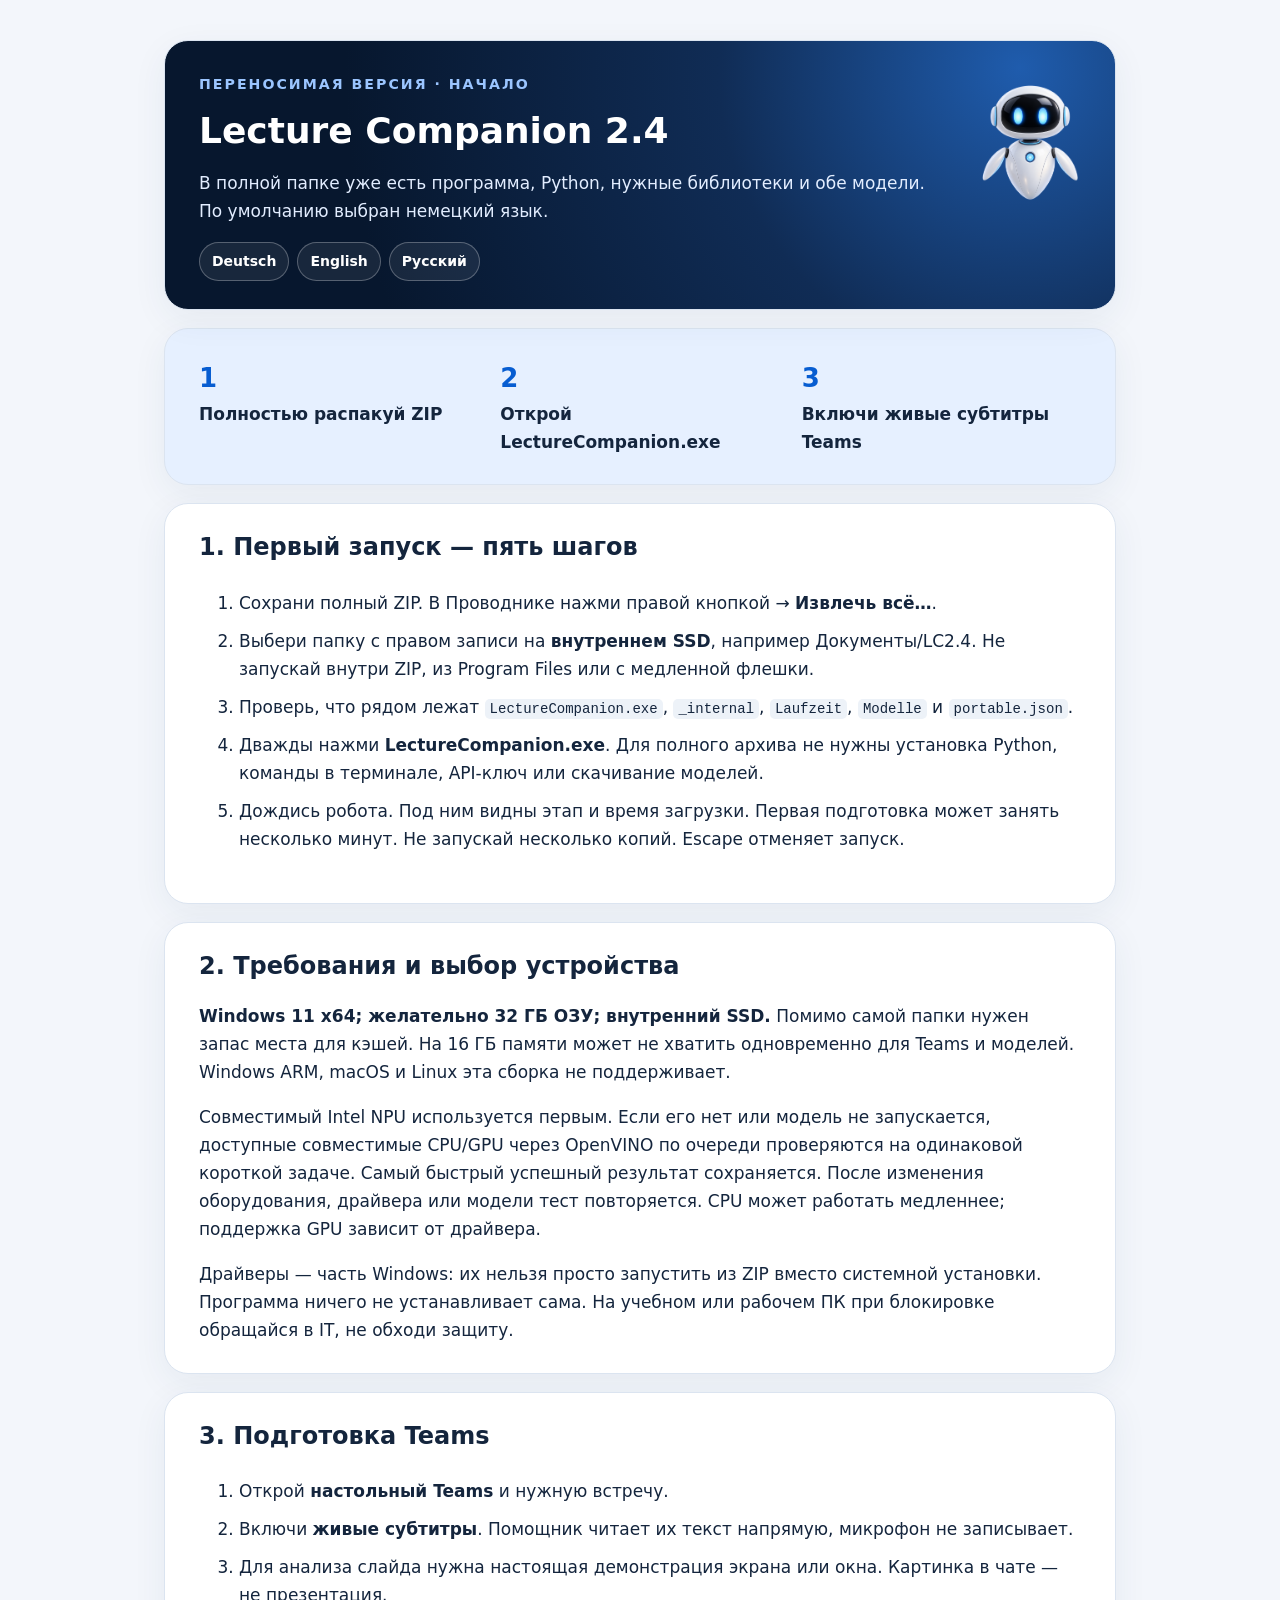
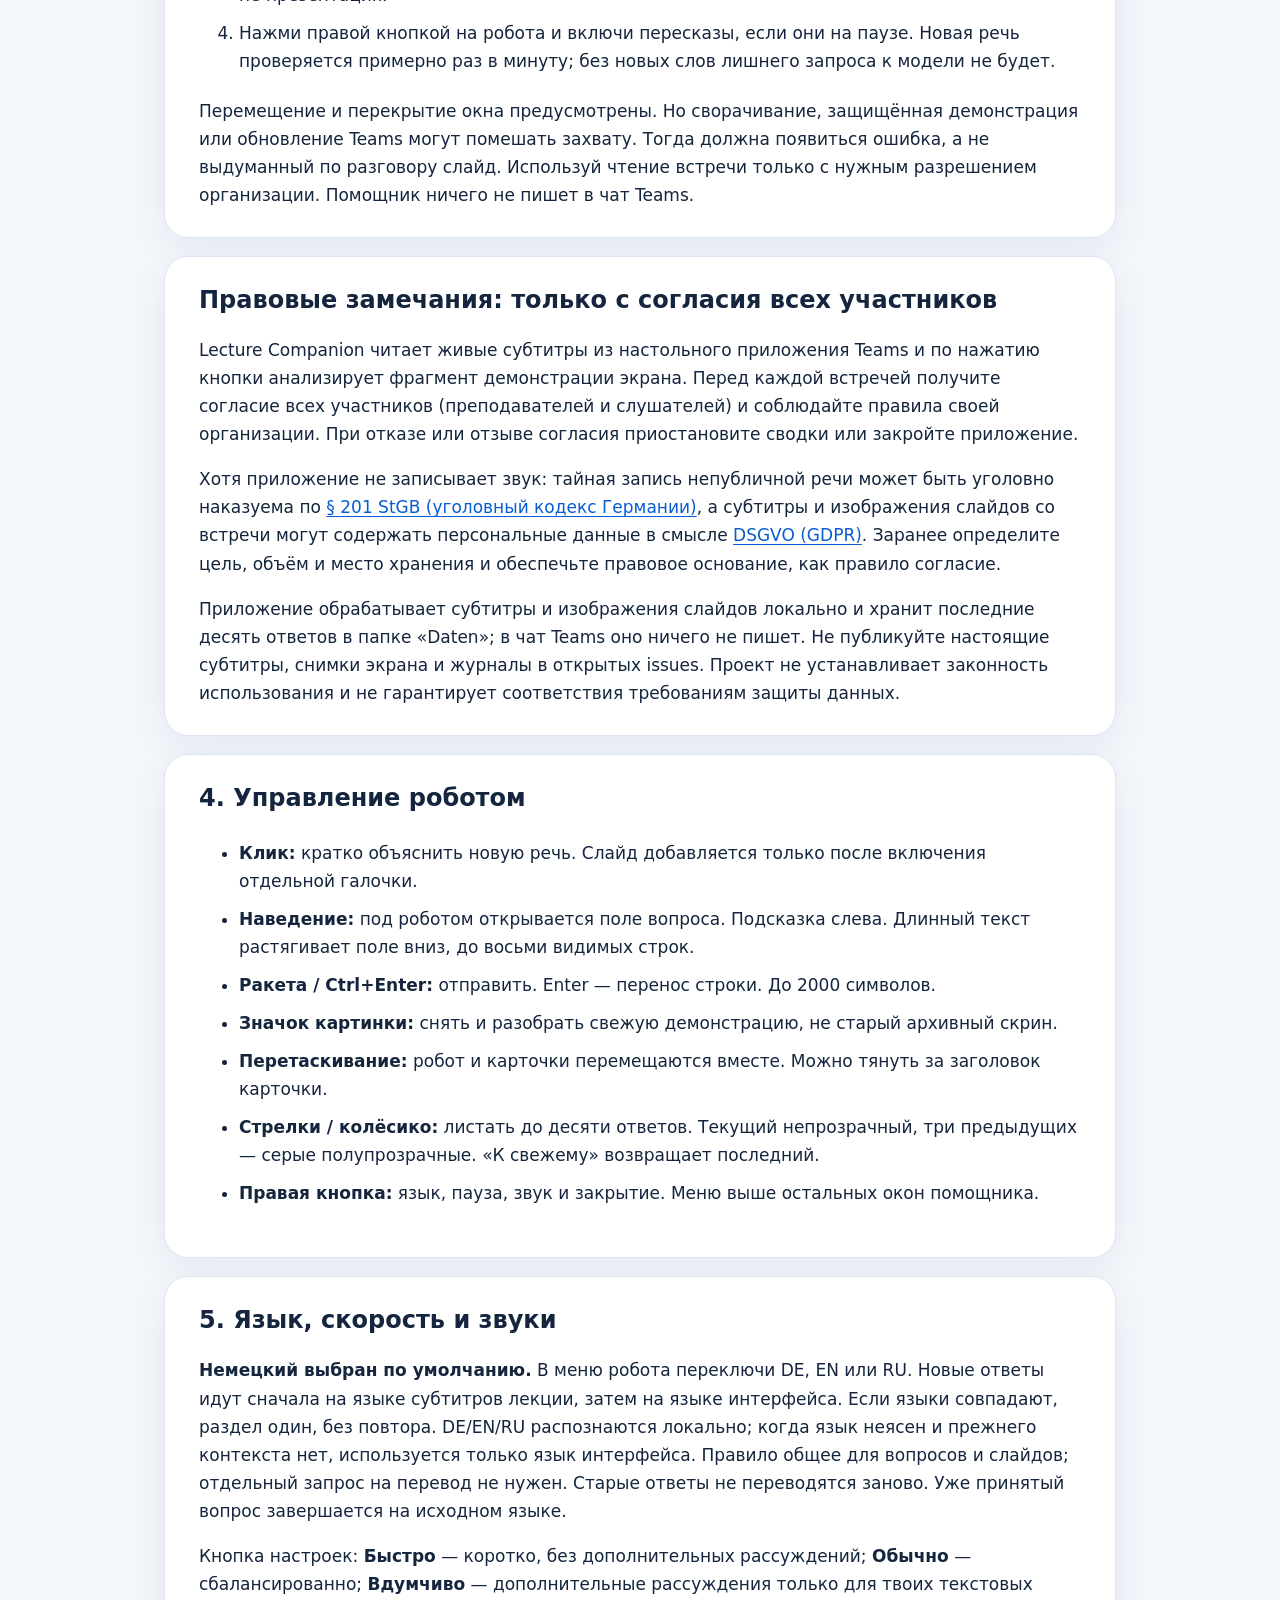
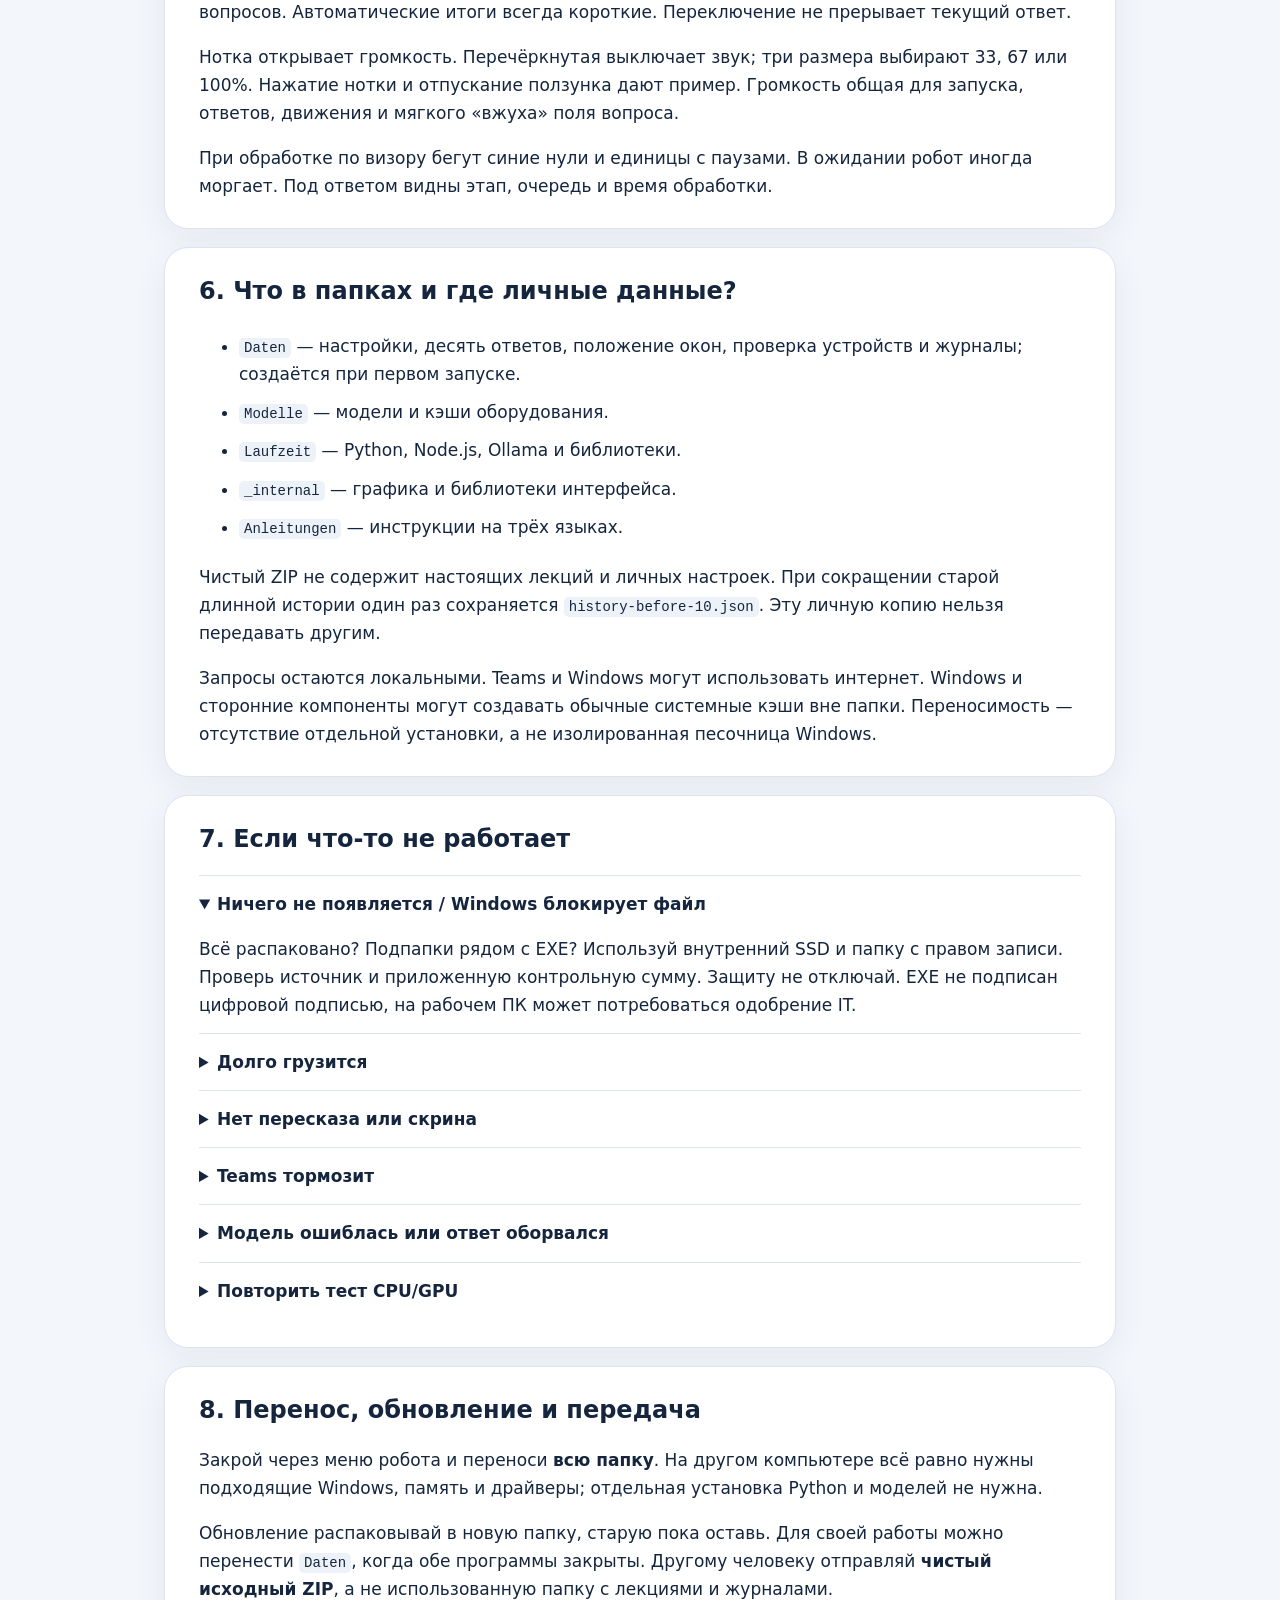
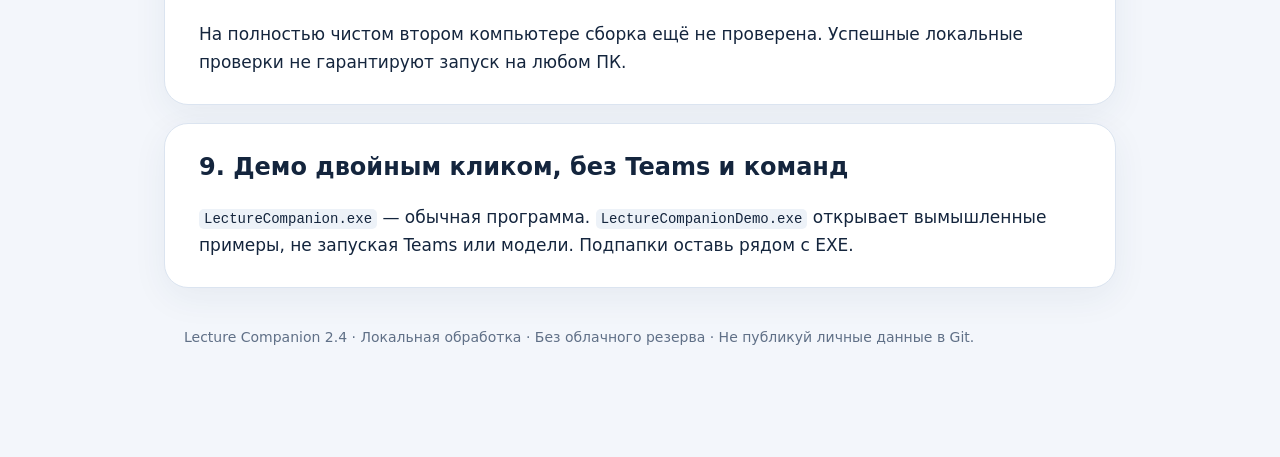
<file: Anleitungen/Russisch.html>
<!doctype html>
<html lang="ru"><head><meta charset="utf-8"><meta name="viewport" content="width=device-width,initial-scale=1"><title>Lecture Companion 2.4 — ПЕРЕНОСИМАЯ ВЕРСИЯ · НАЧАЛО</title><style>:root{--ink:#14253d;--muted:#607087;--line:#dbe4f0;--blue:#075dd1;--panel:#fff;--canvas:#f3f6fb}
*{box-sizing:border-box}
body{margin:0;background:var(--canvas);color:var(--ink);font:17px/1.65 system-ui,'Segoe UI',sans-serif}
main{max-width:1000px;margin:40px auto;padding:0 24px 48px}
header,section,.quick{background:var(--panel);border:1px solid var(--line);border-radius:24px;padding:28px 34px;margin:18px 0;box-shadow:0 10px 35px #203f6010}
header{position:relative;padding-right:165px;background:radial-gradient(circle at 90% 10%,#1f5cad 0,#102c55 34%,#07172e 76%);color:#fff}
header p{color:#e2edff}
header img{position:absolute;right:22px;top:35px;width:125px}
h1{font-size:36px;line-height:1.2;margin:12px 0}
h2{font-size:24px;line-height:1.3;margin-top:0}
nav{display:flex;gap:8px;flex-wrap:wrap}
nav a{padding:7px 12px;border:1px solid #ffffff45;border-radius:999px;background:#ffffff12;color:#fff;text-decoration:none;font-size:14px;font-weight:650}
a{color:#075dd1;text-underline-offset:3px}
small{letter-spacing:2px;color:#9bc5ff;font-weight:650}
.quick{display:grid;grid-template-columns:repeat(3,1fr);gap:22px;background:#e6f0ff;font-weight:600}
.num{display:block;color:#075dd1;font-size:26px}
li{padding:5px 0}
code{background:#edf2f8;border-radius:5px;padding:2px 5px;overflow-wrap:anywhere;font-size:14px}
details{padding:14px 0;border-top:1px solid #dbe4f0}
summary{cursor:pointer;font-weight:600}
footer{color:#607087;font-size:14px;padding:20px}
p:last-child{margin-bottom:0}
@media(max-width:700px){header{padding-right:28px}header img{display:none}.quick{grid-template-columns:1fr}main{padding:0 12px}header,section{padding:24px}}
@media print{body{background:white}main{margin:0;max-width:none}header,section,.quick{box-shadow:none;break-inside:avoid}nav{display:none}details>*{display:block}}</style></head><body><main><header><img src="../assets/companion.png" alt="Lecture Companion"><small>ПЕРЕНОСИМАЯ ВЕРСИЯ · НАЧАЛО</small><h1>Lecture Companion 2.4</h1><p>В полной папке уже есть программа, Python, нужные библиотеки и обе модели. По умолчанию выбран немецкий язык.</p><nav><a href="Deutsch.html">Deutsch</a><a href="English.html">English</a><a href="Russisch.html">Русский</a></nav></header><div class="quick"><div><span class="num">1</span>Полностью распакуй ZIP</div><div><span class="num">2</span>Открой LectureCompanion.exe</div><div><span class="num">3</span>Включи живые субтитры Teams</div></div><section><h2>1. Первый запуск — пять шагов</h2><ol><li>Сохрани полный ZIP. В Проводнике нажми правой кнопкой → <b>Извлечь всё…</b>.</li><li>Выбери папку с правом записи на <b>внутреннем SSD</b>, например Документы/LC2.4. Не запускай внутри ZIP, из Program Files или с медленной флешки.</li><li>Проверь, что рядом лежат <code>LectureCompanion.exe</code>, <code>_internal</code>, <code>Laufzeit</code>, <code>Modelle</code> и <code>portable.json</code>.</li><li>Дважды нажми <b>LectureCompanion.exe</b>. Для полного архива не нужны установка Python, команды в терминале, API-ключ или скачивание моделей.</li><li>Дождись робота. Под ним видны этап и время загрузки. Первая подготовка может занять несколько минут. Не запускай несколько копий. Escape отменяет запуск.</li></ol></section>
<section><h2>2. Требования и выбор устройства</h2><p><b>Windows 11 x64; желательно 32 ГБ ОЗУ; внутренний SSD.</b> Помимо самой папки нужен запас места для кэшей. На 16 ГБ памяти может не хватить одновременно для Teams и моделей. Windows ARM, macOS и Linux эта сборка не поддерживает.</p><p>Совместимый Intel NPU используется первым. Если его нет или модель не запускается, доступные совместимые CPU/GPU через OpenVINO по очереди проверяются на одинаковой короткой задаче. Самый быстрый успешный результат сохраняется. После изменения оборудования, драйвера или модели тест повторяется. CPU может работать медленнее; поддержка GPU зависит от драйвера.</p><p>Драйверы — часть Windows: их нельзя просто запустить из ZIP вместо системной установки. Программа ничего не устанавливает сама. На учебном или рабочем ПК при блокировке обращайся в IT, не обходи защиту.</p></section>
<section><h2>3. Подготовка Teams</h2><ol><li>Открой <b>настольный Teams</b> и нужную встречу.</li><li>Включи <b>живые субтитры</b>. Помощник читает их текст напрямую, микрофон не записывает.</li><li>Для анализа слайда нужна настоящая демонстрация экрана или окна. Картинка в чате — не презентация.</li><li>Нажми правой кнопкой на робота и включи пересказы, если они на паузе. Новая речь проверяется примерно раз в минуту; без новых слов лишнего запроса к модели не будет.</li></ol><p>Перемещение и перекрытие окна предусмотрены. Но сворачивание, защищённая демонстрация или обновление Teams могут помешать захвату. Тогда должна появиться ошибка, а не выдуманный по разговору слайд. Используй чтение встречи только с нужным разрешением организации. Помощник ничего не пишет в чат Teams.</p></section>
<section id="rechtliches"><h2>Правовые замечания: только с согласия всех участников</h2><p>Lecture Companion читает живые субтитры из настольного приложения Teams и по нажатию кнопки анализирует фрагмент демонстрации экрана. Перед каждой встречей получите согласие всех участников (преподавателей и слушателей) и соблюдайте правила своей организации. При отказе или отзыве согласия приостановите сводки или закройте приложение.</p>
<p>Хотя приложение не записывает звук: тайная запись непубличной речи может быть уголовно наказуема по <a href="https://www.gesetze-im-internet.de/stgb/__201.html">§ 201 StGB (уголовный кодекс Германии)</a>, а субтитры и изображения слайдов со встречи могут содержать персональные данные в смысле <a href="https://www.edpb.europa.eu/sme/be-compliant/process-personal-data-lawfully_en">DSGVO (GDPR)</a>. Заранее определите цель, объём и место хранения и обеспечьте правовое основание, как правило согласие.</p>
<p>Приложение обрабатывает субтитры и изображения слайдов локально и хранит последние десять ответов в папке «Daten»; в чат Teams оно ничего не пишет. Не публикуйте настоящие субтитры, снимки экрана и журналы в открытых issues. Проект не устанавливает законность использования и не гарантирует соответствия требованиям защиты данных.</p></section><section><h2>4. Управление роботом</h2><ul><li><b>Клик:</b> кратко объяснить новую речь. Слайд добавляется только после включения отдельной галочки.</li><li><b>Наведение:</b> под роботом открывается поле вопроса. Подсказка слева. Длинный текст растягивает поле вниз, до восьми видимых строк.</li><li><b>Ракета / Ctrl+Enter:</b> отправить. Enter — перенос строки. До 2000 символов.</li><li><b>Значок картинки:</b> снять и разобрать свежую демонстрацию, не старый архивный скрин.</li><li><b>Перетаскивание:</b> робот и карточки перемещаются вместе. Можно тянуть за заголовок карточки.</li><li><b>Стрелки / колёсико:</b> листать до десяти ответов. Текущий непрозрачный, три предыдущих — серые полупрозрачные. «К свежему» возвращает последний.</li><li><b>Правая кнопка:</b> язык, пауза, звук и закрытие. Меню выше остальных окон помощника.</li></ul></section>
<section><h2>5. Язык, скорость и звуки</h2><p><b>Немецкий выбран по умолчанию.</b> В меню робота переключи DE, EN или RU. Новые ответы идут сначала на языке субтитров лекции, затем на языке интерфейса. Если языки совпадают, раздел один, без повтора. DE/EN/RU распознаются локально; когда язык неясен и прежнего контекста нет, используется только язык интерфейса. Правило общее для вопросов и слайдов; отдельный запрос на перевод не нужен. Старые ответы не переводятся заново. Уже принятый вопрос завершается на исходном языке.</p><p>Кнопка настроек: <b>Быстро</b> — коротко, без дополнительных рассуждений; <b>Обычно</b> — сбалансированно; <b>Вдумчиво</b> — дополнительные рассуждения только для твоих текстовых вопросов. Автоматические итоги всегда короткие. Переключение не прерывает текущий ответ.</p><p>Нотка открывает громкость. Перечёркнутая выключает звук; три размера выбирают 33, 67 или 100%. Нажатие нотки и отпускание ползунка дают пример. Громкость общая для запуска, ответов, движения и мягкого «вжуха» поля вопроса.</p><p>При обработке по визору бегут синие нули и единицы с паузами. В ожидании робот иногда моргает. Под ответом видны этап, очередь и время обработки.</p></section>
<section><h2>6. Что в папках и где личные данные?</h2><ul><li><code>Daten</code> — настройки, десять ответов, положение окон, проверка устройств и журналы; создаётся при первом запуске.</li><li><code>Modelle</code> — модели и кэши оборудования.</li><li><code>Laufzeit</code> — Python, Node.js, Ollama и библиотеки.</li><li><code>_internal</code> — графика и библиотеки интерфейса.</li><li><code>Anleitungen</code> — инструкции на трёх языках.</li></ul><p>Чистый ZIP не содержит настоящих лекций и личных настроек. При сокращении старой длинной истории один раз сохраняется <code>history-before-10.json</code>. Эту личную копию нельзя передавать другим.</p><p>Запросы остаются локальными. Teams и Windows могут использовать интернет. Windows и сторонние компоненты могут создавать обычные системные кэши вне папки. Переносимость — отсутствие отдельной установки, а не изолированная песочница Windows.</p></section>
<section><h2>7. Если что-то не работает</h2><details open><summary>Ничего не появляется / Windows блокирует файл</summary><p>Всё распаковано? Подпапки рядом с EXE? Используй внутренний SSD и папку с правом записи. Проверь источник и приложенную контрольную сумму. Защиту не отключай. EXE не подписан цифровой подписью, на рабочем ПК может потребоваться одобрение IT.</p></details><details><summary>Долго грузится</summary><p>Первый запуск и тест устройств дольше обычного. Смотри на этап и время, закрой тяжёлые программы, не запускай ещё одну копию. Ошибки находятся в <code>Daten/npu.log</code>, <code>Daten/server.log</code> и <code>Daten/device-benchmark.json</code>.</p></details><details><summary>Нет пересказа или скрина</summary><p>Открыта нужная встреча? Включены субтитры? Были новые слова после прошлого ответа? Идёт настоящая демонстрация? Вопрос ждёт текущую генерацию, затем получает приоритет перед следующим автоматическим итогом.</p></details><details><summary>Teams тормозит</summary><p>Поставь пересказы на паузу и дай запросу закончиться. Выбери «Быстро». Фоновое зрение работает с интервалом не менее трёх минут и затем выгружает модель. Жёсткого лимита «95% GPU» нет. Если текст считается на GPU, текст и зрение обрабатываются по очереди.</p></details><details><summary>Модель ошиблась или ответ оборвался</summary><p>Проверь важное по оригиналу. Сократи или уточни вопрос. «Вдумчиво» не гарантирует правильность. При достижении лимита рассуждений платного облачного повтора не будет.</p></details><details><summary>Повторить тест CPU/GPU</summary><p>Закрой программу. Переименуй <code>Daten/device-benchmark.json</code> в <code>device-benchmark.old.json</code>. При следующем запуске без работающего NPU тест повторится. Модели не удаляй.</p></details></section>
<section><h2>8. Перенос, обновление и передача</h2><p>Закрой через меню робота и переноси <b>всю папку</b>. На другом компьютере всё равно нужны подходящие Windows, память и драйверы; отдельная установка Python и моделей не нужна.</p><p>Обновление распаковывай в новую папку, старую пока оставь. Для своей работы можно перенести <code>Daten</code>, когда обе программы закрыты. Другому человеку отправляй <b>чистый исходный ZIP</b>, а не использованную папку с лекциями и журналами.</p><p>На полностью чистом втором компьютере сборка ещё не проверена. Успешные локальные проверки не гарантируют запуск на любом ПК.</p></section><section><h2>9. Демо двойным кликом, без Teams и команд</h2><p><code>LectureCompanion.exe</code> — обычная программа. <code>LectureCompanionDemo.exe</code> открывает вымышленные примеры, не запуская Teams или модели. Подпапки оставь рядом с EXE.</p></section><footer>Lecture Companion 2.4 · Локальная обработка · Без облачного резерва · Не публикуй личные данные в Git.</footer></main></body></html>
</file>
<file: assets/kit/kit.css>
/* popovantondev shared kit: tokens, header, search palette, components, footer.
   Everything is prefixed ppk-. Pages set their accent in their own CSS (see demo.html).
   Kit tokens have zero specificity (:where), so any page rule overrides them regardless of load order. */

/* ---------- tokens ---------- */
:where(:root){color-scheme:light;
  --ppk-bg:#f3f6fb;--ppk-panel:#ffffff;--ppk-ink:#172a42;--ppk-muted:#52647b;--ppk-line:#d9e3ee;
  --ppk-accent:#0f6f7c;--ppk-accent-ink:#ffffff;--ppk-tint:#e2f2f3;--ppk-hero:#0c3a45;--ppk-hero-end:#1b6b78;
  --ppk-glass:rgba(255,255,255,.76);--ppk-term:#0f1b26;--ppk-term-ink:#d6e4ef;--ppk-term-ps:#7fd4dc;--ppk-term-ok:#6ee787;--ppk-term-dim:#8fa3b6;
  --ppk-ok:#15803d;--ppk-ok-bg:#dcfce7;--ppk-ok-fg:#166534;--ppk-warn-bg:#fef3c7;--ppk-warn-fg:#92400e;
  --ppk-focus:#1a5fd0;--ppk-shadow:0 22px 50px -30px rgba(22,43,72,.35);
  --ppk-radius-s:8px;--ppk-radius-m:12px;--ppk-radius-l:20px;--ppk-radius-pill:999px;
  --ppk-font:system-ui,-apple-system,"Segoe UI",sans-serif;--ppk-mono:ui-monospace,"Cascadia Code",Consolas,monospace;--ppk-shell:1200px}
:where([data-theme="dark"]){color-scheme:dark;
  --ppk-bg:#0c131b;--ppk-panel:#131d28;--ppk-ink:#e5edf5;--ppk-muted:#9badbf;--ppk-line:#233142;
  --ppk-accent:#3cc1cc;--ppk-accent-ink:#03262b;--ppk-tint:#11343a;--ppk-hero:#082a32;--ppk-hero-end:#145a65;
  --ppk-glass:rgba(19,29,40,.76);--ppk-term:#070d13;--ppk-term-ink:#d6e4ef;--ppk-term-ps:#7fd4dc;--ppk-term-ok:#6ee787;--ppk-term-dim:#8fa3b6;
  --ppk-ok:#4ade80;--ppk-ok-bg:#14532d;--ppk-ok-fg:#bbf7d0;--ppk-warn-bg:#78350f;--ppk-warn-fg:#fde68a;
  --ppk-focus:#7ab8ff;--ppk-shadow:0 22px 50px -30px rgba(0,0,0,.7)}
@media (prefers-color-scheme:dark){:where(:root:not([data-theme])){color-scheme:dark;
  --ppk-bg:#0c131b;--ppk-panel:#131d28;--ppk-ink:#e5edf5;--ppk-muted:#9badbf;--ppk-line:#233142;
  --ppk-accent:#3cc1cc;--ppk-accent-ink:#03262b;--ppk-tint:#11343a;--ppk-hero:#082a32;--ppk-hero-end:#145a65;
  --ppk-glass:rgba(19,29,40,.76);--ppk-term:#070d13;--ppk-term-ink:#d6e4ef;--ppk-term-ps:#7fd4dc;--ppk-term-ok:#6ee787;--ppk-term-dim:#8fa3b6;
  --ppk-ok:#4ade80;--ppk-ok-bg:#14532d;--ppk-ok-fg:#bbf7d0;--ppk-warn-bg:#78350f;--ppk-warn-fg:#fde68a;
  --ppk-focus:#7ab8ff;--ppk-shadow:0 22px 50px -30px rgba(0,0,0,.7)}}

/* ---------- base (only inside pages that opt in with class ppk-page on body) ---------- */
.ppk-page{margin:0;background:radial-gradient(ellipse at 80% 0,var(--ppk-tint),transparent 55%),var(--ppk-bg);background-attachment:fixed;color:var(--ppk-ink);font:16px/1.6 var(--ppk-font);transition:background-color .3s,color .3s}
.ppk-page *,.ppk-page *::before,.ppk-page *::after{box-sizing:border-box}
:where(.ppk-page a){color:var(--ppk-accent);text-underline-offset:4px}
:where(.ppk-page img){max-width:100%;height:auto}
:where(.ppk-page button){font:inherit;color:inherit}
.ppk-page :focus-visible,.ppk-overlay :focus-visible,.ppk-nav-wrap :focus-visible,.ppk-footer :focus-visible{outline:3px solid var(--ppk-focus);outline-offset:3px}
:where(.ppk-page h1),.ppk-title{font-size:clamp(34px,4.6vw,58px);line-height:1.05;letter-spacing:-.035em;margin:14px 0 18px}
:where(.ppk-page h2),.ppk-h2{font-size:clamp(22px,2.4vw,28px);line-height:1.25;letter-spacing:-.01em;margin:0 0 6px}
.ppk-page [hidden],.ppk-overlay[hidden]{display:none!important}
.ppk-shell{max-width:var(--ppk-shell);margin:0 auto;padding:0 28px}
.ppk-section{margin:56px 0;position:relative}
.ppk-sub{color:var(--ppk-muted);margin:0 0 22px}
.ppk-sr-only{position:absolute!important;width:1px;height:1px;margin:-1px;padding:0;overflow:hidden;clip:rect(0 0 0 0);white-space:nowrap;border:0}
.ppk-skip{position:absolute;left:12px;top:-60px;z-index:200;background:var(--ppk-panel);color:var(--ppk-ink);border:2px solid var(--ppk-focus);border-radius:var(--ppk-radius-m);padding:8px 14px;font-weight:700;text-decoration:none}
.ppk-skip:focus{top:12px}
html.ppk-lock{overflow:hidden}

/* ---------- icons (CSS masks, work without JS and without inline SVG) ---------- */
.ppk-search-btn::before,.ppk-gh-btn::before,.ppk-theme-btn::before,.ppk-btn-gh::before{content:"";flex:none;background:currentColor;-webkit-mask:var(--ppk-ico) center/contain no-repeat;mask:var(--ppk-ico) center/contain no-repeat}
.ppk-search-btn::before{--ppk-ico:url("data:image/svg+xml,%3Csvg xmlns='http://www.w3.org/2000/svg' viewBox='0 0 24 24' fill='none' stroke='black' stroke-width='2' stroke-linecap='round'%3E%3Ccircle cx='11' cy='11' r='7'/%3E%3Cpath d='m20 20-3.5-3.5'/%3E%3C/svg%3E");width:16px;height:16px}
.ppk-gh-btn::before,.ppk-btn-gh::before{--ppk-ico:url("data:image/svg+xml,%3Csvg xmlns='http://www.w3.org/2000/svg' viewBox='0 0 16 16'%3E%3Cpath d='M8 0C3.58 0 0 3.58 0 8c0 3.54 2.29 6.53 5.47 7.59.4.07.55-.17.55-.38 0-.19-.01-.82-.01-1.49-2.01.37-2.53-.49-2.69-.94-.09-.23-.48-.94-.82-1.13-.28-.15-.68-.52-.01-.53.63-.01 1.08.58 1.23.82.72 1.21 1.87.87 2.33.66.07-.52.28-.87.51-1.07-1.78-.2-3.64-.89-3.64-3.95 0-.87.31-1.59.82-2.15-.08-.2-.36-1.02.08-2.12 0 0 .67-.21 2.2.82.64-.18 1.32-.27 2-.27.68 0 1.36.09 2 .27 1.53-1.04 2.2-.82 2.2-.82.44 1.1.16 1.92.08 2.12.51.56.82 1.27.82 2.15 0 3.07-1.87 3.75-3.65 3.95.29.25.54.73.54 1.48 0 1.07-.01 1.93-.01 2.2 0 .21.15.46.55.38A8.013 8.013 0 0 0 16 8c0-4.42-3.58-8-8-8z'/%3E%3C/svg%3E");width:18px;height:18px}
.ppk-theme-btn::before{--ppk-ico:url("data:image/svg+xml,%3Csvg xmlns='http://www.w3.org/2000/svg' viewBox='0 0 24 24' fill='none' stroke='black' stroke-width='2' stroke-linecap='round' stroke-linejoin='round'%3E%3Cpath d='M21 12.8A9 9 0 1 1 11.2 3a7 7 0 0 0 9.8 9.8z'/%3E%3C/svg%3E");width:18px;height:18px}
:root[data-theme="dark"] .ppk-theme-btn::before{--ppk-ico:url("data:image/svg+xml,%3Csvg xmlns='http://www.w3.org/2000/svg' viewBox='0 0 24 24' fill='none' stroke='black' stroke-width='2' stroke-linecap='round'%3E%3Ccircle cx='12' cy='12' r='4.5'/%3E%3Cpath d='M12 2v2M12 20v2M4.9 4.9l1.4 1.4M17.7 17.7l1.4 1.4M2 12h2M20 12h2M4.9 19.1l1.4-1.4M17.7 6.3l1.4-1.4'/%3E%3C/svg%3E")}
@media (prefers-color-scheme:dark){:root:not([data-theme]) .ppk-theme-btn::before{--ppk-ico:url("data:image/svg+xml,%3Csvg xmlns='http://www.w3.org/2000/svg' viewBox='0 0 24 24' fill='none' stroke='black' stroke-width='2' stroke-linecap='round'%3E%3Ccircle cx='12' cy='12' r='4.5'/%3E%3Cpath d='M12 2v2M12 20v2M4.9 4.9l1.4 1.4M17.7 17.7l1.4 1.4M2 12h2M20 12h2M4.9 19.1l1.4-1.4M17.7 6.3l1.4-1.4'/%3E%3C/svg%3E")}}
.ppk-search-btn:has(svg)::before,.ppk-icon-btn:has(svg)::before,.ppk-btn-gh:has(svg)::before{display:none}

/* ---------- header: static markup, JS only improves it ---------- */
.ppk-nav-wrap{position:sticky;top:0;z-index:40;padding:10px 0 0}
.ppk-nav-wrap.ppk-floating{padding-inline:8px}
.ppk-nav{position:relative;isolation:isolate;max-width:var(--ppk-shell);margin:0 auto;display:flex;align-items:center;gap:14px;padding:10px 28px;border:1px solid transparent;border-radius:0;font:14px/1.3 var(--ppk-font);color:var(--ppk-ink);transition:border-color .25s,border-radius .25s}
/* Glass pill is a separate layer: the header jump to the pill changes layout once, the glass, blur and shadow only fade in (opacity), so scrolling past the threshold stays cheap. */
.ppk-nav::before{content:"";position:absolute;inset:-1px;z-index:-1;border-radius:inherit;background:var(--ppk-glass);-webkit-backdrop-filter:blur(14px) saturate(1.4);backdrop-filter:blur(14px) saturate(1.4);box-shadow:0 10px 30px -18px rgba(0,0,0,.35);opacity:0;pointer-events:none;transition:opacity .25s}
.ppk-nav *,.ppk-nav *::before,.ppk-nav *::after{box-sizing:border-box}
.ppk-floating .ppk-nav{max-width:980px;padding:8px 10px 8px 16px;border-color:var(--ppk-line);border-radius:var(--ppk-radius-pill)}
.ppk-floating .ppk-nav::before{opacity:1}
.ppk-brand{display:flex;align-items:center;gap:10px;min-width:0;font-size:16px;font-weight:750;color:var(--ppk-ink);text-decoration:none;white-space:nowrap}
.ppk-brand img{width:34px;height:34px;flex:none;border-radius:9px}
.ppk-brand span{overflow:hidden;text-overflow:ellipsis;padding:3px 4px 3px 0;margin:-3px -4px -3px 0}
.ppk-spacer{flex:1}
.ppk-back{display:inline-flex;align-items:center;min-height:38px;font-size:14px;font-weight:650;color:var(--ppk-accent);text-decoration:none;white-space:nowrap}
.ppk-back:hover{text-decoration:underline;text-underline-offset:4px}
.ppk-search-btn{display:none;align-items:center;gap:10px;min-height:38px;padding:6px 8px 6px 12px;border:1px solid var(--ppk-line);border-radius:10px;background:var(--ppk-panel);color:var(--ppk-muted);font:inherit;font-size:14px;cursor:pointer;transition:border-color .2s}
.ppk-search-btn:hover{border-color:var(--ppk-accent)}
html.ppk-js .ppk-search-btn{display:flex}
.ppk-search-btn kbd,.ppk-kbd{font:600 11px/1 var(--ppk-mono);border:1px solid var(--ppk-line);border-bottom-width:2px;border-radius:5px;padding:3px 5px;color:var(--ppk-muted);background:var(--ppk-bg)}
.ppk-langs{display:flex;gap:2px;padding:3px;border:1px solid var(--ppk-line);border-radius:10px;background:var(--ppk-panel)}
.ppk-langs a{display:grid;place-items:center;min-width:36px;min-height:32px;border-radius:7px;color:var(--ppk-ink);font-size:13px;font-weight:700;text-decoration:none}
.ppk-langs a:hover{background:var(--ppk-bg)}
.ppk-langs a[aria-current]{background:var(--ppk-tint);color:var(--ppk-ink)}
.ppk-icon-btn{display:grid;place-items:center;width:38px;height:38px;padding:0;border:1px solid var(--ppk-line);border-radius:10px;background:var(--ppk-panel);color:var(--ppk-ink);text-decoration:none;cursor:pointer;transition:border-color .2s}
.ppk-icon-btn:hover{border-color:var(--ppk-accent)}
.ppk-icon-btn svg{width:18px;height:18px}
html:not(.ppk-js) .ppk-theme-btn{display:none}

/* ---------- hero parts ---------- */
.ppk-hero{display:grid;grid-template-columns:minmax(0,1fr) minmax(0,1.05fr);gap:40px;align-items:center;margin:34px 0 10px}
.ppk-hero>*{min-width:0}
.ppk-pill{display:inline-flex;align-items:center;gap:8px;max-width:100%;padding:4px 12px 4px 4px;border:1px solid var(--ppk-line);border-radius:var(--ppk-radius-pill);background:var(--ppk-panel);color:var(--ppk-ink);font-size:13px;text-decoration:none;transition:border-color .2s,transform .2s}
.ppk-pill:hover{border-color:var(--ppk-accent);transform:translateY(-1px)}
.ppk-pill .ppk-new{flex:none;background:var(--ppk-accent);color:var(--ppk-accent-ink);border-radius:var(--ppk-radius-pill);padding:2px 8px;font-weight:800;font-size:11px;letter-spacing:.04em}
.ppk-pill .ppk-more{color:var(--ppk-accent);font-weight:650;white-space:nowrap}
.ppk-lead{margin:0 0 18px;color:var(--ppk-muted);font-size:19px}
.ppk-status{display:inline-block;padding:4px 10px;border-radius:var(--ppk-radius-s);background:var(--ppk-tint);color:var(--ppk-accent);font-size:14px;font-weight:700}
.ppk-actions{display:flex;flex-wrap:wrap;align-items:center;gap:10px;margin:22px 0 14px}
.ppk-btn{display:inline-flex;align-items:center;gap:10px;min-height:46px;padding:10px 16px;border:1px solid var(--ppk-line);border-radius:11px;background:var(--ppk-panel);color:var(--ppk-accent);font-size:15px;font-weight:700;text-decoration:none;cursor:pointer;transition:transform .15s,box-shadow .2s,border-color .2s}
.ppk-btn:hover{transform:translateY(-1px);box-shadow:0 8px 20px -12px rgba(0,0,0,.35);border-color:var(--ppk-accent)}
.ppk-btn-primary{background:var(--ppk-accent);border-color:var(--ppk-accent);color:var(--ppk-accent-ink)}
.ppk-btn-gh{color:var(--ppk-ink)}
.ppk-chip{display:inline-flex;align-items:center;gap:6px;padding:1px 7px;border:1px solid var(--ppk-line);border-radius:7px;background:var(--ppk-bg);color:var(--ppk-muted);font-size:12px;font-weight:600}
.ppk-dot{display:inline-block;width:9px;height:9px;border-radius:50%;background:var(--ppk-accent)}
.ppk-requirements{margin:0;padding-left:14px;border-left:3px solid var(--ppk-line);color:var(--ppk-muted);font-size:14px}
.ppk-requirements strong{display:block;color:var(--ppk-ink)}
.ppk-preview{position:relative;margin:0;overflow:hidden;border:1px solid var(--ppk-line);border-radius:22px;background:var(--ppk-panel);box-shadow:var(--ppk-shadow)}
.ppk-stage{display:grid;place-items:center;padding:18px;background:linear-gradient(145deg,var(--ppk-hero),var(--ppk-hero-end))}
.ppk-stage img{display:block;width:auto;max-height:470px;filter:drop-shadow(0 8px 18px rgba(0,0,0,.25))}
.ppk-preview figcaption{padding:12px 18px;color:var(--ppk-muted);font-size:14px}

/* ---------- bento ---------- */
.ppk-bento{display:grid;grid-template-columns:repeat(3,minmax(0,1fr));gap:16px}
.ppk-tile{position:relative;min-width:0;overflow:hidden;padding:22px;border:1px solid var(--ppk-line);border-radius:var(--ppk-radius-l);background:var(--ppk-panel)}
.ppk-tile h3{margin:0 0 4px;font-size:18px}
.ppk-tile p{margin:0 0 14px;color:var(--ppk-muted);font-size:15px}
.ppk-wide{grid-column:span 2}
.ppk-term{min-height:178px;overflow:hidden;padding:14px 16px;border-radius:14px;background:var(--ppk-term);color:var(--ppk-term-ink);font:13.5px/1.75 var(--ppk-mono)}
.ppk-term-bar{display:flex;gap:6px;margin-bottom:10px}
.ppk-term-bar i{width:10px;height:10px;border-radius:50%;background:#4a586a}
.ppk-term-out>div{overflow-wrap:anywhere}
.ppk-term .ppk-ps{color:var(--ppk-term-ps)}
.ppk-term .ppk-ok{color:var(--ppk-term-ok)}
.ppk-term .ppk-dim{color:var(--ppk-term-dim)}
.ppk-cursor{display:inline-block;width:8px;height:1.05em;background:var(--ppk-term-ink);vertical-align:-2px;animation:ppk-blink 1s steps(1) infinite}
@keyframes ppk-blink{50%{opacity:0}}
.ppk-chips{display:flex;flex-wrap:wrap;gap:8px}
.ppk-chips span{padding:6px 12px;border:1px solid var(--ppk-line);border-radius:var(--ppk-radius-pill);background:var(--ppk-bg);font-size:14px;font-weight:600;transition:transform .2s,border-color .2s}
.ppk-chips span:hover{transform:translateY(-2px);border-color:var(--ppk-accent)}
.ppk-live{display:inline-flex;align-items:center;gap:8px;color:var(--ppk-ok);font-size:15px;font-weight:700}
.ppk-live::before{content:"";width:10px;height:10px;border-radius:50%;background:var(--ppk-ok);box-shadow:0 0 0 0 rgba(22,163,74,.55);animation:ppk-pulse 2s infinite}
@keyframes ppk-pulse{70%{box-shadow:0 0 0 10px rgba(22,163,74,0)}100%{box-shadow:0 0 0 0 rgba(22,163,74,0)}}
.ppk-checks{display:grid;gap:8px;margin:0;padding:0;list-style:none;font-size:15px}
.ppk-checks li{overflow-wrap:anywhere}
.ppk-checks li::before{content:"\2713";margin-right:8px;color:var(--ppk-ok);font-weight:800}

/* ---------- steps ---------- */
.ppk-process{padding:26px;border:1px solid var(--ppk-line);border-radius:18px;background:var(--ppk-panel)}
.ppk-flow{display:grid;grid-template-columns:repeat(3,minmax(0,1fr));gap:12px;margin:14px 0 0;padding:0;list-style:none;counter-reset:ppk-step}
.ppk-flow li{padding:14px 16px;border:1px solid var(--ppk-line);border-radius:var(--ppk-radius-m);background:var(--ppk-bg)}
.ppk-flow li::before{counter-increment:ppk-step;content:counter(ppk-step,decimal-leading-zero);display:block;color:var(--ppk-accent);font-size:14px;font-weight:700}

/* ---------- tabs and program cards ---------- */
.ppk-tabs{display:inline-flex;flex-wrap:wrap;gap:4px;padding:4px;border:1px solid var(--ppk-line);border-radius:14px;background:var(--ppk-panel)}
.ppk-tabs button{padding:8px 14px;min-height:38px;border:0;border-radius:10px;background:transparent;color:var(--ppk-muted);font-size:14px;font-weight:650;cursor:pointer;transition:background-color .2s,color .2s}
.ppk-tabs button:hover{color:var(--ppk-ink)}
.ppk-tabs button[aria-selected="true"]{background:var(--ppk-accent);color:var(--ppk-accent-ink)}
.ppk-app-grid{display:grid;grid-template-columns:repeat(auto-fill,minmax(230px,1fr));gap:12px;margin-top:16px}
.ppk-app-card{display:flex;align-items:flex-start;gap:12px;padding:14px;border:1px solid var(--ppk-line);border-radius:14px;background:var(--ppk-panel);color:var(--ppk-ink);text-decoration:none;animation:ppk-fade .35s ease both;transition:border-color .2s,transform .2s}
.ppk-app-card:hover{border-color:var(--ppk-accent);transform:translateY(-2px)}
.ppk-app-card img{flex:none;width:36px;height:36px;border-radius:9px}
.ppk-app-card b{display:block;font-size:15px}
.ppk-app-card small{display:block;color:var(--ppk-muted);font-size:13px;line-height:1.4}
@keyframes ppk-fade{from{opacity:0;transform:translateY(6px)}}

/* ---------- demo frame ---------- */
.ppk-demo{overflow:hidden;border:1px solid var(--ppk-line);border-radius:var(--ppk-radius-l);background:var(--ppk-panel);box-shadow:var(--ppk-shadow)}
.ppk-demo-head{display:flex;flex-wrap:wrap;align-items:center;gap:10px;padding:12px 16px;border-bottom:1px solid var(--ppk-line);font-weight:700}
.ppk-demo-label{margin-left:auto;padding:3px 10px;border-radius:var(--ppk-radius-pill);background:var(--ppk-warn-bg);color:var(--ppk-warn-fg);font-size:13px;font-weight:700}
.ppk-demo-body{display:grid;grid-template-columns:220px minmax(0,1fr);min-height:250px}
.ppk-demo-side{display:grid;align-content:start;gap:10px;padding:16px;border-right:1px solid var(--ppk-line);font-size:14px}
.ppk-field{padding:8px 10px;border:1px solid var(--ppk-line);border-radius:10px;background:var(--ppk-bg)}
.ppk-field small{display:block;color:var(--ppk-muted)}
.ppk-demo-main{min-width:0;padding:16px}
.ppk-rows{display:grid;gap:6px;margin:0 0 12px;padding:0;list-style:none}
.ppk-rows li{display:grid;grid-template-columns:minmax(0,1fr) auto;gap:10px;align-items:center;padding:8px 12px;border:1px solid var(--ppk-line);border-radius:10px;font-size:14px;animation:ppk-fade .3s ease both}
.ppk-rows li>:first-child{overflow-wrap:anywhere}
.ppk-badge{padding:2px 8px;border-radius:6px;background:var(--ppk-tint);color:var(--ppk-ink);font-size:12px;font-weight:700}
.ppk-badge-ok{background:var(--ppk-ok-bg);color:var(--ppk-ok-fg)}
.ppk-badge-warn{background:var(--ppk-warn-bg);color:var(--ppk-warn-fg)}
.ppk-progress{height:8px;margin:10px 0;overflow:hidden;border:1px solid var(--ppk-line);border-radius:99px;background:var(--ppk-bg)}
.ppk-progress i{display:block;width:0;height:100%;background:var(--ppk-accent);transition:width .25s linear}
.ppk-demo-empty{padding:24px 0;color:var(--ppk-muted);font-size:14px}
.ppk-demo-done{color:var(--ppk-ok);font-weight:700}

/* ---------- search palette (built by kit.js) ---------- */
.ppk-overlay{position:fixed;inset:0;z-index:100;display:grid;place-items:start center;padding:12vh 16px 16px;background:rgba(8,15,24,.55);-webkit-backdrop-filter:blur(3px);backdrop-filter:blur(3px);font:16px/1.5 var(--ppk-font);color:var(--ppk-ink)}
.ppk-overlay *,.ppk-overlay *::before,.ppk-overlay *::after{box-sizing:border-box}
.ppk-palette{width:min(620px,100%);overflow:hidden;border:1px solid var(--ppk-line);border-radius:16px;background:var(--ppk-panel);box-shadow:0 30px 80px -20px rgba(0,0,0,.5);animation:ppk-pop .18s ease}
@keyframes ppk-pop{from{opacity:0;transform:translateY(-8px) scale(.98)}}
.ppk-phead{display:flex;align-items:center;border-bottom:1px solid var(--ppk-line)}
.ppk-palette-input{flex:1;min-width:0;padding:16px 18px;border:0;background:transparent;color:var(--ppk-ink);font:inherit;font-size:17px;outline:none}
.ppk-palette-input::placeholder{color:var(--ppk-muted);opacity:1}
.ppk-overlay .ppk-palette-input:focus-visible{outline:none}
.ppk-phead:focus-within{box-shadow:inset 0 -2px 0 var(--ppk-focus)}
.ppk-pclose{margin-right:12px;padding:6px 8px;border:1px solid var(--ppk-line);border-radius:7px;background:var(--ppk-bg);color:var(--ppk-muted);font:600 12px/1 var(--ppk-mono);cursor:pointer}
.ppk-plist{max-height:min(420px,55vh);margin:0;padding:6px;overflow:auto;list-style:none}
.ppk-pitem{display:flex;align-items:center;gap:12px;padding:9px 10px;border-radius:10px;color:var(--ppk-ink);text-decoration:none}
.ppk-pitem[aria-selected="true"]{background:var(--ppk-tint);box-shadow:inset 3px 0 0 var(--ppk-accent)}
.ppk-pitem img,.ppk-pletter{flex:none;width:30px;height:30px;border-radius:8px}
.ppk-pletter{display:grid;place-items:center;background:var(--ppk-accent);color:var(--ppk-accent-ink);font-weight:800}
.ppk-ptext{min-width:0}
.ppk-pname{display:block;font-weight:650}
.ppk-ptext small{display:block;overflow:hidden;color:var(--ppk-muted);font-size:12px;text-overflow:ellipsis;white-space:nowrap}
.ppk-pempty{margin:0;padding:22px 18px;color:var(--ppk-muted)}
.ppk-pfoot{display:flex;gap:14px;padding:9px 14px;border-top:1px solid var(--ppk-line);color:var(--ppk-muted);font-size:12px}

/* ---------- footer ---------- */
.ppk-footer{display:flex;flex-wrap:wrap;justify-content:space-between;gap:12px 16px;max-width:var(--ppk-shell);margin:60px auto 0;padding:26px 28px 40px;border-top:1px solid var(--ppk-line);color:var(--ppk-muted);font:14px/1.5 var(--ppk-font)}
.ppk-footer nav{display:flex;flex-wrap:wrap;gap:6px 18px}
.ppk-footer a{color:var(--ppk-muted);text-decoration:underline;text-underline-offset:4px}
.ppk-footer a:hover{color:var(--ppk-ink)}

/* ---------- long text (Guide pages): opt in with class ppk-prose ---------- */
.ppk-prose{line-height:1.7}
.ppk-prose table{display:block;max-width:100%;overflow-x:auto;border-collapse:collapse}
.ppk-prose th,.ppk-prose td{padding:8px 12px;border:1px solid var(--ppk-line);text-align:left;vertical-align:top}
.ppk-prose th{background:var(--ppk-tint)}
.ppk-prose pre,.ppk-prose code{font-family:var(--ppk-mono);font-size:.92em}
.ppk-prose pre{max-width:100%;overflow-x:auto;padding:14px 16px;border-radius:var(--ppk-radius-m);background:var(--ppk-term);color:var(--ppk-term-ink)}
.ppk-prose :not(pre)>code{padding:1px 6px;border-radius:6px;background:var(--ppk-tint)}
.ppk-prose blockquote{margin:1em 0;padding:2px 16px;border-left:3px solid var(--ppk-accent);color:var(--ppk-muted)}

/* ---------- scroll reveal (hidden state only exists when JS runs) ---------- */
html.ppk-js .ppk-reveal:not(.ppk-in){opacity:0;transform:translateY(14px)}
.ppk-reveal{transition:opacity .6s ease,transform .6s ease}

/* ---------- small screens ---------- */
@media (max-width:900px){.ppk-hero{grid-template-columns:1fr}.ppk-bento{grid-template-columns:1fr 1fr}}
@media (max-width:640px){
  .ppk-shell,.ppk-footer{padding-left:16px;padding-right:16px}
  .ppk-nav{gap:8px;padding:8px 12px}
  .ppk-back{font-size:0;justify-content:center;width:38px;padding:0}
  .ppk-back::before{content:"\2190";font-size:20px}
  .ppk-search-btn span,.ppk-search-btn kbd{display:none}
  .ppk-search-btn{padding:0;width:38px;justify-content:center}
  .ppk-langs a{min-width:32px}
  .ppk-bento{grid-template-columns:1fr}
  .ppk-wide{grid-column:auto}
  .ppk-flow{grid-template-columns:1fr}
  .ppk-demo-body{grid-template-columns:1fr}
  .ppk-demo-side{border-right:0;border-bottom:1px solid var(--ppk-line)}
  .ppk-demo-label{margin-left:0}
  .ppk-pfoot{display:none}
  .ppk-overlay{padding-top:8vh}
}
/* Phones: touch targets 44 px, the header is two full rows (name + theme + GitHub, then [back] search + language switch that fills the rest),
   it scrolls away with the page instead of sticking (two rows would eat a seventh of the screen), long names wrap instead of being cut. */
@media (max-width:640px){
  .ppk-icon-btn{width:44px;height:44px}
  .ppk-search-btn{width:44px;min-height:44px}
  .ppk-back{width:44px;min-height:44px}
  .ppk-langs a{min-width:40px;min-height:40px}
  .ppk-brand{min-height:44px}
  .ppk-tabs button{min-height:44px}
  .ppk-pill{min-height:40px;font-size:13px;flex-wrap:wrap;row-gap:2px;border-radius:20px}
  .ppk-pill .ppk-more{white-space:normal}
  .ppk-field small{font-size:12px}
  .ppk-pill .ppk-new{font-size:12px}
  .ppk-footer a{display:inline-flex;align-items:center;justify-content:center;min-height:40px;min-width:44px}
  /* Guide table of contents and disclosure rows: finger-sized rows (guides with their own class names carry the same rule in their own CSS) */
  .ppk-page .ppk-contents a{display:inline-flex;align-items:center;min-height:44px;min-width:44px}
  .ppk-page details>summary{padding-block:11px}
  .ppk-pclose{min-width:44px;min-height:44px;margin-right:6px;font-size:13px}
  .ppk-chip{font-size:12px}
}
@media (max-width:560px){
  .ppk-nav-wrap{position:static}
  .ppk-nav{flex-wrap:wrap;row-gap:8px;gap:8px}
  .ppk-nav::after{content:"";order:4;flex-basis:100%;height:0;margin:-8px 0 0}
  .ppk-brand{order:1;flex:1 1 0;min-width:0;white-space:normal;font-size:16px;line-height:1.15}
  .ppk-brand>span{overflow:visible;text-overflow:clip}
  .ppk-theme-btn{order:2}
  .ppk-gh-btn{order:3}
  .ppk-back{order:5;width:auto;padding:0 6px 0 0;font-size:14px;justify-content:flex-start}
  .ppk-back::before{content:none}
  .ppk-search-btn{order:6}
  .ppk-nav:not(:has(.ppk-langs)) .ppk-search-btn{order:2}
  .ppk-langs{order:7;flex:1 1 0;min-width:0;padding:2px}
  .ppk-langs a{flex:1 1 0}
  .ppk-spacer{display:none}
  .ppk-floating .ppk-nav{border-radius:26px;padding:8px 10px}
  .ppk-tile{padding:18px}
}
@media (max-width:359px){
  .ppk-back{font-size:0;width:44px;padding:0;justify-content:center}
  .ppk-back::before{content:"\2190";font-size:20px}
}

@media (prefers-reduced-motion:reduce){
  .ppk-nav-wrap,.ppk-nav,.ppk-nav::before,.ppk-pill,.ppk-btn,.ppk-chips span,.ppk-app-card,.ppk-reveal,.ppk-progress i,.ppk-page{transition:none!important}
  .ppk-palette,.ppk-app-card,.ppk-rows li,.ppk-cursor,.ppk-live::before{animation:none!important}
  html.ppk-js .ppk-reveal:not(.ppk-in){opacity:1;transform:none}
}
@media (forced-colors:active){.ppk-pitem[aria-selected="true"]{outline:2px solid Highlight}.ppk-tabs button[aria-selected="true"]{outline:2px solid Highlight}}

/* side decor (kit.js builds it on screens >= 1280px; nothing without JS) */
.ppk-decor{display:none}
@media (min-width:1280px){
  .ppk-decor{display:block;position:fixed;inset:0;z-index:0;overflow:hidden;pointer-events:none;container-type:inline-size;opacity:0;transition:opacity 1.2s ease}
  .ppk-decor.ppk-decor-on{opacity:1}
  .ppk-decor-side{position:absolute;top:0;bottom:0;width:calc((100cqi - var(--ppk-decor-shell,var(--ppk-shell)))/2);animation:ppk-decor-drift 90s ease-in-out infinite alternate;will-change:transform}
  .ppk-decor-l{left:0}
  .ppk-decor-r{right:0;animation-direction:alternate-reverse}
  .ppk-decor-i{--ppk-sz:clamp(18px,calc(var(--ppk-k,1) * ((100cqi - var(--ppk-decor-shell,var(--ppk-shell)))/2 - 28px)),72px);position:absolute;top:var(--ppk-y,0);left:calc(var(--ppk-x,.5) * (100% - 1.2 * var(--ppk-sz)) + .1 * var(--ppk-sz));width:var(--ppk-sz);height:var(--ppk-sz);object-fit:contain;opacity:.06;transform:rotate(var(--ppk-r,0deg));user-select:none}
  [data-theme="dark"] .ppk-decor-i{opacity:.08}
}
@keyframes ppk-decor-drift{from{transform:translateY(-10px)}to{transform:translateY(10px)}}
@media print{.ppk-decor{display:none!important}}
@media (prefers-reduced-motion:reduce){.ppk-decor{transition:none}.ppk-decor-side{animation:none;will-change:auto}}
/* very narrow phones: the technology chip goes under the source-code label instead of beside it in two tall blocks */
@media (max-width:420px){.ppk-btn-gh{flex-wrap:wrap;row-gap:6px}.ppk-btn-gh .ppk-chip{flex:1 0 100%;justify-content:center;text-align:center}}
</file>
<file: presentation.css>
/* Page accent and page-only rules. Components and tokens come from assets/kit/kit.css. */
:root{--ppk-accent:#326aaa;--ppk-tint:#e9f1fc;--ppk-hero:#182f4b;--ppk-hero-end:#355d88}
:root[data-theme="dark"]{--ppk-accent:#7db4f0;--ppk-accent-ink:#07203f;--ppk-tint:#12263f;--ppk-hero:#182f4b;--ppk-hero-end:#355d88}
@media (prefers-color-scheme:dark){:root:not([data-theme]){--ppk-accent:#7db4f0;--ppk-accent-ink:#07203f;--ppk-tint:#12263f;--ppk-hero:#182f4b;--ppk-hero-end:#355d88}}
.ppk-meta-chip{margin-left:6px}
.ppk-start{display:grid;grid-template-columns:minmax(0,1fr) auto;gap:24px;align-items:center;padding:28px;border:1px solid var(--ppk-line);border-radius:var(--ppk-radius-l);background:var(--ppk-panel)}
.ppk-start h2{margin:0 0 8px}.ppk-start p{margin:0;color:var(--ppk-muted)}.ppk-start .ppk-actions{margin:0}
.ppk-notice{margin:14px 0 0;padding:12px 14px;border-radius:var(--ppk-radius-m);background:var(--ppk-tint);color:var(--ppk-ink);font-size:15px}
.ppk-stage a{display:grid;place-items:center;max-width:100%}
.ppk-legal{margin:18px 0;padding:10px 16px;border:1px solid var(--ppk-line);border-left:4px solid var(--ppk-accent);border-radius:var(--ppk-radius-m);background:var(--ppk-tint);font-size:13px;line-height:1.5}
.ppk-legal h2{margin:0 0 4px;font-size:14px;line-height:1.4}.ppk-legal p{margin:0}
@media (max-width:760px){.ppk-start{grid-template-columns:1fr;padding:22px}}
</file>
<file: assets/robot.css>
/* Lecture Companion robot scene: styles for assets/robot.js (Guide hero and landing block).
   Without JavaScript the scene is the plain picture inside .robot-stage. */
.robot-stage{--robot-w:240px;position:relative;z-index:5;isolation:isolate;box-sizing:border-box;display:block;width:var(--robot-w);max-width:100%;margin:0 auto;padding:0;border:0;background:none;font-size:16px;line-height:1.5}
.robot-stage>img,.robot-stage .robot-img{display:block;width:100%;height:auto;max-width:100%;object-fit:contain;filter:drop-shadow(0 14px 26px #02122f66)}
/* Soft rings behind the robot (decoration only). */
.robot-stage:before{content:"";position:absolute;z-index:-1;left:50%;top:44%;width:128%;aspect-ratio:1;transform:translate(-50%,-50%);border-radius:50%;background:radial-gradient(circle,#5fb8ff33 0,#3a86ff1f 38%,#0000 68%);box-shadow:0 0 0 1px #8ee7ff1f,0 0 0 clamp(14px,3vw,26px) #8ee7ff0d;pointer-events:none}
.robot-hero{grid-template-columns:minmax(0,1fr) 280px!important;gap:28px!important}
.robot-hero .robot-stage{--robot-w:240px}
.robot-lift{position:relative;z-index:2;transition:transform .18s cubic-bezier(.215,.61,.355,1);will-change:transform}
.robot-hit{display:block;width:100%;margin:0;padding:0;border:0;border-radius:36px;background:none;color:inherit;font:inherit;cursor:pointer;-webkit-tap-highlight-color:transparent}
.robot-hit:focus-visible,.robot-send:focus-visible,.robot-close:focus-visible,.robot-pill input:focus-visible,.robot-answer a:focus-visible{outline:3px solid #8ee7ff;outline-offset:3px}
.robot-stage.is-open .robot-lift{transform:translateY(-2%)}
.robot-lift svg{position:absolute;inset:0;width:100%;height:100%;overflow:visible;pointer-events:none}
.robot-lift svg [data-eye]{visibility:hidden}
.robot-lift svg [data-eye="bit"]{font-family:ui-monospace,"Cascadia Code",Consolas,monospace;font-weight:700;font-size:50px;fill:#69ddff}
/* Pill and answer slide out from under the robot. */
.robot-pop{position:absolute;z-index:1;left:50%;top:calc(100% - 26px);width:min(340px,calc(100vw - 32px));box-sizing:border-box;padding-top:22px;color:var(--ppk-ink,#172a42);text-align:left;opacity:0;visibility:hidden;pointer-events:none;transform:translate(-50%,-16px);transition:transform .24s cubic-bezier(.215,.61,.355,1),opacity .24s ease-out,visibility 0s linear .24s}
.robot-stage.is-open .robot-pop{opacity:1;visibility:visible;pointer-events:auto;transform:translate(-50%,0);transition-delay:0s}
.robot-pill{display:flex;align-items:center;gap:6px;margin:0;padding:4px 4px 4px 16px;border:1px solid var(--ppk-line,#d9e3ee);border-radius:999px;background:var(--ppk-panel,#fff);box-shadow:0 18px 40px -18px #02122f99,0 2px 8px #02122f26}
.robot-pill input{flex:1;min-width:0;height:34px;padding:0;border:0;border-radius:8px;background:none;color:inherit;font:12.5px/1.4 var(--ppk-font,system-ui,sans-serif)}
.robot-pill input::placeholder{color:var(--ppk-muted,#52647b);opacity:1}
.robot-pill input:focus{outline:0}
.robot-pill:focus-within{border-color:var(--ppk-accent,#326aaa);box-shadow:0 18px 40px -18px #02122f99,0 0 0 3px #326aaa40}
.robot-send{display:grid;place-items:center;flex:none;width:36px;height:36px;padding:0;border:0;border-radius:50%;background:var(--ppk-accent,#326aaa);color:var(--ppk-accent-ink,#fff);cursor:pointer}
.robot-send svg{width:18px;height:18px;fill:none;stroke:currentColor;stroke-width:2;stroke-linecap:round;stroke-linejoin:round}
.robot-send:hover{filter:brightness(1.08)}
.robot-answer{position:relative;margin-top:10px;padding:12px 40px 14px 16px;border:1px solid var(--ppk-line,#d9e3ee);border-radius:18px;background:var(--ppk-panel,#fff);box-shadow:0 18px 40px -18px #02122f99,0 2px 8px #02122f26;font:12.5px/1.5 var(--ppk-font,system-ui,sans-serif);overflow-wrap:anywhere;animation:robot-slide .24s cubic-bezier(.215,.61,.355,1)}
.robot-answer[hidden]{display:none}
.robot-answer p{margin:0}
.robot-answer .robot-typed{white-space:pre-wrap}
.robot-answer.is-typing .robot-typed:after{content:"";display:inline-block;width:2px;height:1.1em;margin-left:2px;vertical-align:-.18em;background:var(--ppk-accent,#326aaa);animation:robot-caret .8s steps(2) infinite}
.robot-answer a{display:inline-block;margin-top:8px;color:var(--ppk-accent,#326aaa);font-size:12.5px;font-weight:650}
.robot-answer a:hover{color:var(--ppk-ink,#172a42)}
.robot-dots{display:inline-flex;gap:5px;padding:5px 0}
.robot-dots i{width:8px;height:8px;border-radius:50%;background:var(--ppk-accent,#326aaa);animation:robot-dot 1s ease-in-out infinite}
.robot-dots i:nth-child(2){animation-delay:.16s}.robot-dots i:nth-child(3){animation-delay:.32s}
.robot-close{position:absolute;top:8px;right:8px;display:grid;place-items:center;width:30px;height:30px;padding:0;border:0;border-radius:50%;background:none;color:var(--ppk-muted,#52647b);font:20px/1 var(--ppk-font,system-ui,sans-serif);cursor:pointer}
.robot-close:hover{background:var(--ppk-tint,#e9f1fc);color:var(--ppk-ink,#172a42)}
.robot-sr{position:absolute!important;width:1px;height:1px;margin:-1px;padding:0;overflow:hidden;clip:rect(0 0 0 0);white-space:nowrap;border:0}
@keyframes robot-slide{from{opacity:0;transform:translateY(-12px)}to{opacity:1;transform:none}}
@keyframes robot-caret{50%{opacity:0}}
@keyframes robot-dot{0%,100%{opacity:.3;transform:translateY(0)}50%{opacity:1;transform:translateY(-3px)}}
@media (max-width:760px){
  .robot-hero{grid-template-columns:1fr!important;gap:20px!important}
  .robot-hero .robot-stage{--robot-w:200px;margin-top:8px}
}
/* Landing preview ("dock" mode): no panel behind it, only the card stack, the live robot and the question field. */
.robot-preview,.ppk-page figure.robot-preview{margin:0;padding:0;border:0;border-radius:0;background:none;box-shadow:none}
.robot-preview figcaption{max-width:520px;margin:10px auto 0;color:var(--ppk-muted,#52647b);font-size:13px;line-height:1.5;text-align:center}
.robot-dock{--robot-w:176px;display:flex;flex-direction:column;align-items:stretch;width:100%;max-width:540px;font-size:12.5px}
.robot-dock:before{content:none}
.robot-stack{position:relative;display:flex;flex-direction:column;justify-content:flex-end;min-height:250px}
.robot-demo-card,.robot-dock .robot-answer{position:relative;z-index:4;box-sizing:border-box;margin:0;padding:12px 40px 14px 16px;border:1px solid var(--ppk-line,#d9e3ee);border-radius:18px;background:var(--ppk-panel,#fff);color:var(--ppk-ink,#172a42);box-shadow:0 14px 34px -16px #02122f80,0 2px 6px #02122f1f;font:12.5px/1.5 var(--ppk-font,system-ui,sans-serif);text-align:left}
.robot-dock .robot-answer{animation:none}
.robot-demo-card p,.robot-dock .robot-answer p{margin:0}
.robot-meta{display:flex;flex-wrap:wrap;align-items:center;gap:0 6px;margin:0 0 6px!important;color:var(--ppk-muted,#52647b);font-size:12px;line-height:1.5}
.robot-tag{padding:0 7px;border-radius:999px;background:var(--ppk-tint,#e9f1fc);color:var(--ppk-accent,#326aaa);font-size:12px;font-weight:700;line-height:1.7}
.robot-demo-card.is-back{z-index:calc(4 - var(--d,1));height:38px;margin:0 calc(var(--d,1) * 10px) -14px;padding:7px 14px 0;overflow:hidden;background:color-mix(in srgb,var(--ppk-panel,#fff) 82%,var(--ppk-tint,#e9f1fc));box-shadow:0 6px 16px -10px #02122f66;opacity:calc(1.12 - var(--d,1) * .18)}
.robot-demo-card.is-back{display:flex;align-items:baseline;gap:8px}
.robot-demo-card.is-back .robot-meta{flex:none;margin:0!important}
.robot-demo-card.is-back .robot-meta-extra{display:none}
.robot-demo-card.is-back .robot-text{min-width:0;overflow:hidden;text-overflow:ellipsis;white-space:nowrap;color:var(--ppk-muted,#52647b);font-size:12px}
.robot-demo-card.is-back .robot-text br{display:none}
.robot-demo-card[hidden]{display:none}
.robot-demo-card:not(.is-back){min-height:118px}
.robot-dock>img{width:var(--robot-w);margin:14px auto 4px}
.robot-dock .robot-lift{width:var(--robot-w);margin:14px auto 4px}
.robot-dock .robot-lift{transition:transform .18s cubic-bezier(.215,.61,.355,1)}
.robot-dock.is-lift .robot-lift{transform:translateY(-6%)}
/* The question field is tucked away until the robot is hovered, focused or touched; its place stays reserved (no layout jump). */
.robot-stage.robot-dock .robot-pop{position:static;z-index:auto;width:100%;margin:0;padding:0;opacity:0;visibility:hidden;pointer-events:none;transform:translateY(18px);transition:transform .24s cubic-bezier(.215,.61,.355,1),opacity .24s ease-out,visibility 0s linear .24s}
.robot-stage.robot-dock.is-ask .robot-pop{opacity:1;visibility:visible;pointer-events:auto;transform:none;transition-delay:0s}
.robot-stack:focus-visible{outline:3px solid #8ee7ff;outline-offset:4px;border-radius:18px}
.robot-stack,.robot-answer.is-nav{touch-action:pan-x}
.robot-stack .is-away{display:none}
.robot-count{position:absolute;right:12px;bottom:8px;color:var(--ppk-muted,#52647b);font-size:11px;line-height:1;font-variant-numeric:tabular-nums}
.robot-answer.is-nav{padding-bottom:24px}
.robot-dock .robot-pill{border-radius:999px}
.robot-dock .robot-answer .robot-meta{margin-bottom:6px!important}
@media (max-width:520px){
  .robot-dock{--robot-w:140px}
  .robot-stack{min-height:290px}
  .robot-demo-card.is-back{margin-left:calc(var(--d,1) * 7px);margin-right:calc(var(--d,1) * 7px)}
  /* phones: a card peeking from behind shows only its topic, so the whole text fits without an ellipsis */
  .robot-demo-card.is-back .robot-meta{display:none}
}
/* Guide ("wide" scene): same card width as the landing, a little larger and more room in height; the landing keeps its own size. */
.robot-wide{margin-block:12px}
.robot-wide figcaption{margin-top:14px}
.robot-wide .robot-dock{--robot-w:220px;max-width:640px;margin-inline:auto;font-size:15px}
.robot-wide .robot-stack{min-height:238px}
.robot-wide .robot-demo-card,.robot-wide .robot-dock .robot-answer{padding:15px 48px 17px 20px;border-radius:22px;font-size:15.5px}
.robot-wide .robot-meta{font-size:14px}
.robot-wide .robot-tag{font-size:13px}
.robot-wide .robot-demo-card:not(.is-back){min-height:142px}
.robot-wide .robot-demo-card.is-back{height:46px;margin:0 calc(var(--d,1) * 12px) -16px;padding:9px 18px 0}
.robot-wide .robot-demo-card.is-back .robot-text{font-size:14.5px}
.robot-wide .robot-count{right:16px;bottom:10px;font-size:13px}
.robot-wide .robot-dock>img,.robot-wide .robot-dock .robot-lift{margin:24px auto 6px}
.robot-wide .robot-stage.robot-dock .robot-pop{margin-top:-8px}
@media (max-width:520px){
  .robot-wide .robot-dock{--robot-w:160px;font-size:14px}
  .robot-wide .robot-stack{min-height:238px}
  .robot-wide .robot-demo-card,.robot-wide .robot-dock .robot-answer{padding:12px 36px 14px 14px;font-size:14.5px}
  .robot-wide .robot-demo-card.is-back{margin-left:calc(var(--d,1) * 8px);margin-right:calc(var(--d,1) * 8px);height:42px}
  .robot-wide .robot-dock>img,.robot-wide .robot-dock .robot-lift{margin:30px auto 6px}
}@media (prefers-reduced-motion:reduce){
  .robot-lift,.robot-pop{transition:none!important}
  .robot-answer,.robot-dots i,.robot-answer.is-typing .robot-typed:after{animation:none!important}
}
</file>
<file: guide-kit.css>
/* Guide pages: the shared kit supplies tokens, header and footer; this file maps the older guide palette onto them. */
:root{--ink:var(--ppk-ink);--muted:var(--ppk-muted);--line:var(--ppk-line);--blue:var(--ppk-accent);--panel:var(--ppk-panel);--canvas:var(--ppk-bg)}
body.ppk-page{overflow-wrap:anywhere}
.ppk-page .shell a{color:var(--ppk-accent)}
.ppk-page .shell a:hover{color:var(--ppk-ink)}
.ppk-page .shell a.button,.ppk-page .shell a.button:hover{color:#0c315e}
.ppk-page .shell a.release-link{border-color:var(--ppk-line);background:var(--ppk-tint);color:var(--ppk-accent)}
.ppk-page .shell a.release-link:hover{color:var(--ppk-ink)}
.ppk-page .topic th{background:var(--ppk-tint)}
.ppk-page .topic code{background:var(--ppk-tint)}
.ppk-page .topic pre code{background:none}
.ppk-page .topic blockquote{border-left-color:var(--ppk-accent)}
.ppk-page figure{border-color:var(--ppk-line);background:var(--ppk-panel)}
.ppk-page .overview,.ppk-page .topic{box-shadow:none}
.ppk-page .guide-note{margin:24px 0 0;color:var(--ppk-muted);font-size:14px}
.ppk-page .shell img{max-width:100%;height:auto}
.ppk-page .shell pre{max-width:100%;overflow:auto}
.ppk-page .shell table{display:block;max-width:100%;overflow-x:auto}
.ppk-page .shell h1,.ppk-page .shell h2,.ppk-page .shell h3,.ppk-page .shell p,.ppk-page .shell li{overflow-wrap:anywhere}
.guide-tools{box-sizing:border-box;margin:0 0 16px;padding:6px 18px;border:1px solid var(--ppk-line);border-radius:14px;background:var(--ppk-panel);color:var(--ppk-ink);font:14px/1.6 var(--ppk-font)}
.guide-tools summary{cursor:pointer;min-height:44px;display:list-item;line-height:44px;font-weight:650}
.guide-tools ol{display:grid;grid-template-columns:repeat(2,minmax(0,1fr));gap:4px 24px;margin:4px 0 12px;padding-left:22px}
.guide-tools li{min-width:0;overflow-wrap:anywhere}
.guide-full-image{display:block;max-width:100%;text-align:center}.guide-full-image img{object-fit:contain}
.ppk-page a:focus-visible,.ppk-page button:focus-visible,.ppk-page summary:focus-visible{outline:3px solid var(--ppk-focus);outline-offset:4px}
/* The guides' own `nav` rules must not restyle the kit header and footer. */
.ppk-nav-wrap .ppk-brand,.ppk-nav-wrap .ppk-back{padding:0;border:0;border-radius:0;background:none}
.ppk-nav-wrap .ppk-langs a{padding:0;border:0;background:transparent}
.ppk-nav-wrap .ppk-langs a:hover{background:var(--ppk-bg)}
.ppk-nav-wrap .ppk-langs a[aria-current]{background:var(--ppk-tint)}
.ppk-nav-wrap .ppk-nav{flex-wrap:nowrap}
.ppk-footer nav a{padding:0;border:0;border-radius:0;background:none;font-size:inherit}
@media(max-width:760px){.guide-tools ol{grid-template-columns:1fr}.ppk-page .shell{width:min(100% - 32px,1000px)}body .hero figure{display:block!important}}
@media(max-width:520px){.ppk-nav-wrap .ppk-nav{flex-wrap:wrap}}
@media(prefers-reduced-motion:reduce){html{scroll-behavior:auto!important}*,*:before,*:after{animation:none!important;transition:none!important}}
.guide-home{margin:0 0 20px}
body.ppk-page a.guide-home-link{display:inline-flex;align-items:center;min-height:44px;padding:10px 20px;border:1px solid var(--ppk-accent);border-radius:999px;background:var(--ppk-tint);color:var(--ppk-accent);font-size:15px;font-weight:700;line-height:1.3;text-decoration:none}
body.ppk-page a.guide-home-link:hover{background:var(--ppk-accent);color:var(--ppk-accent-ink,#fff)}
</file>
